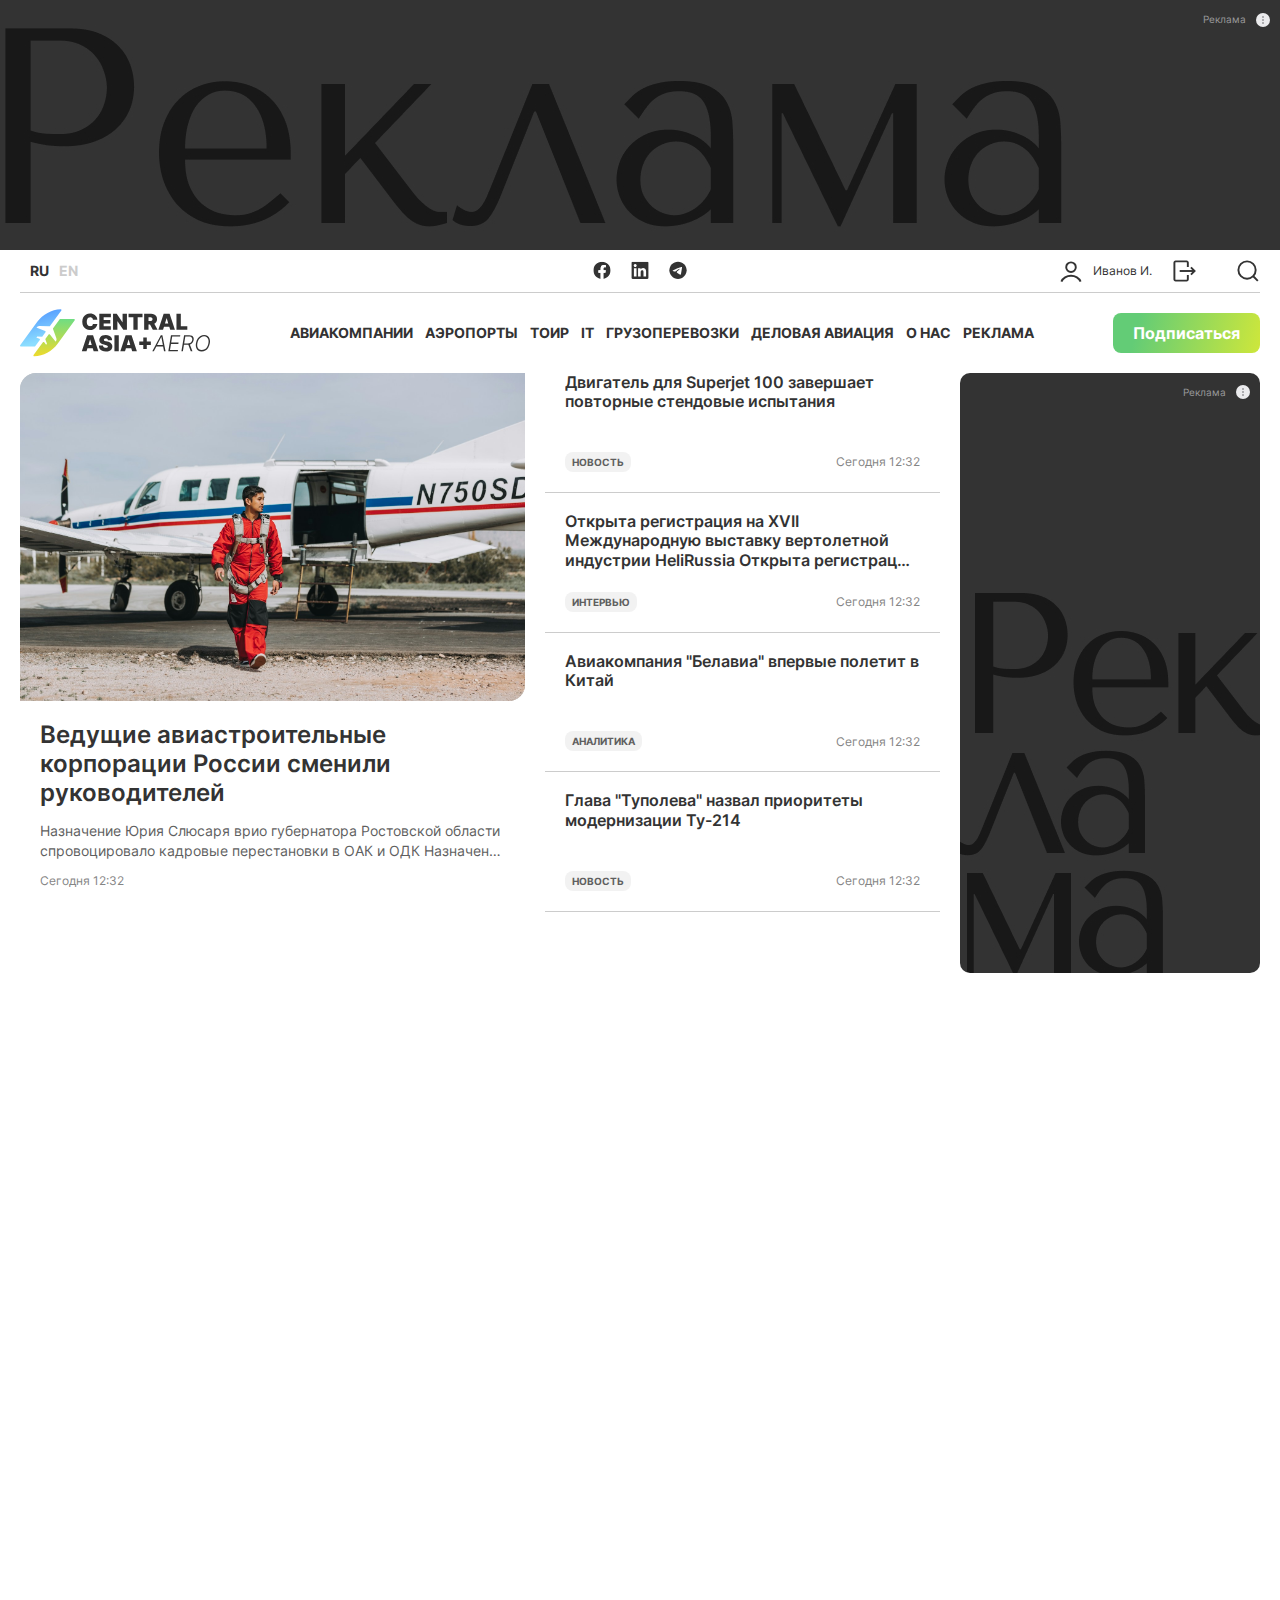
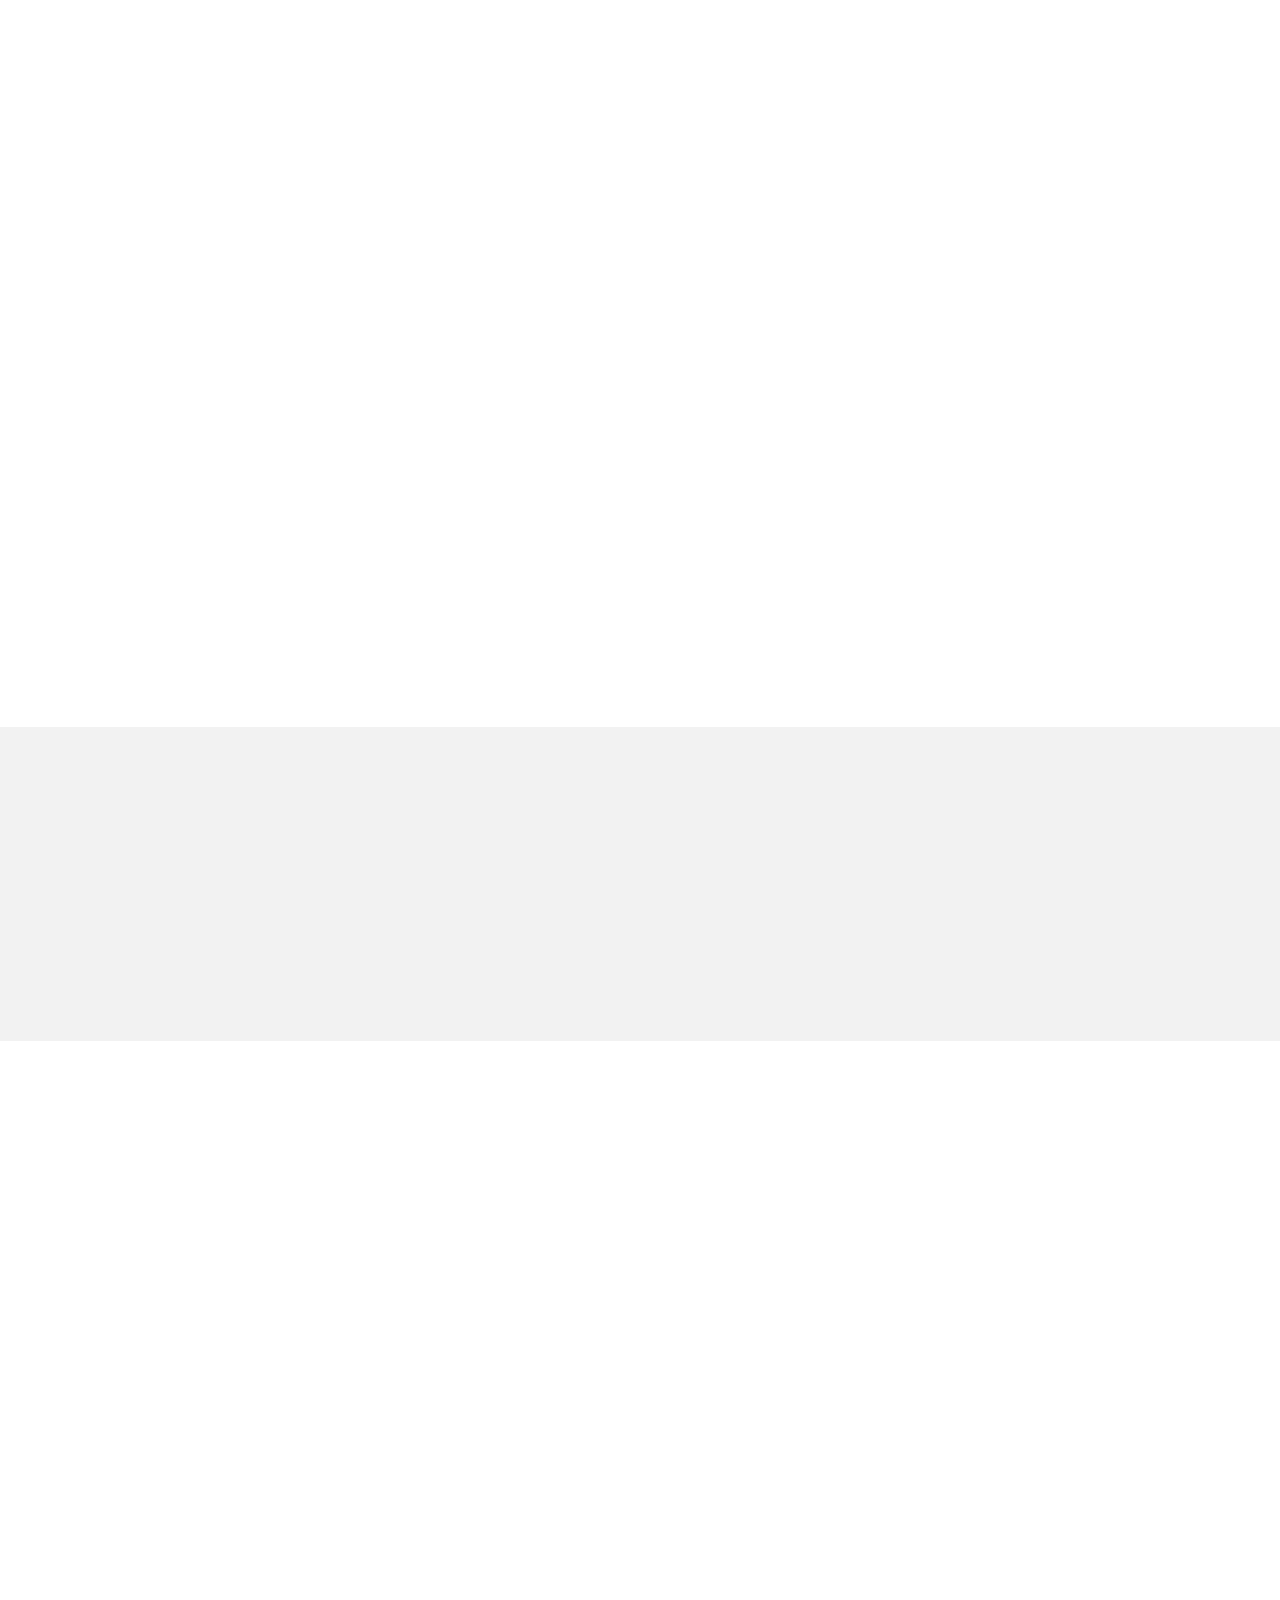
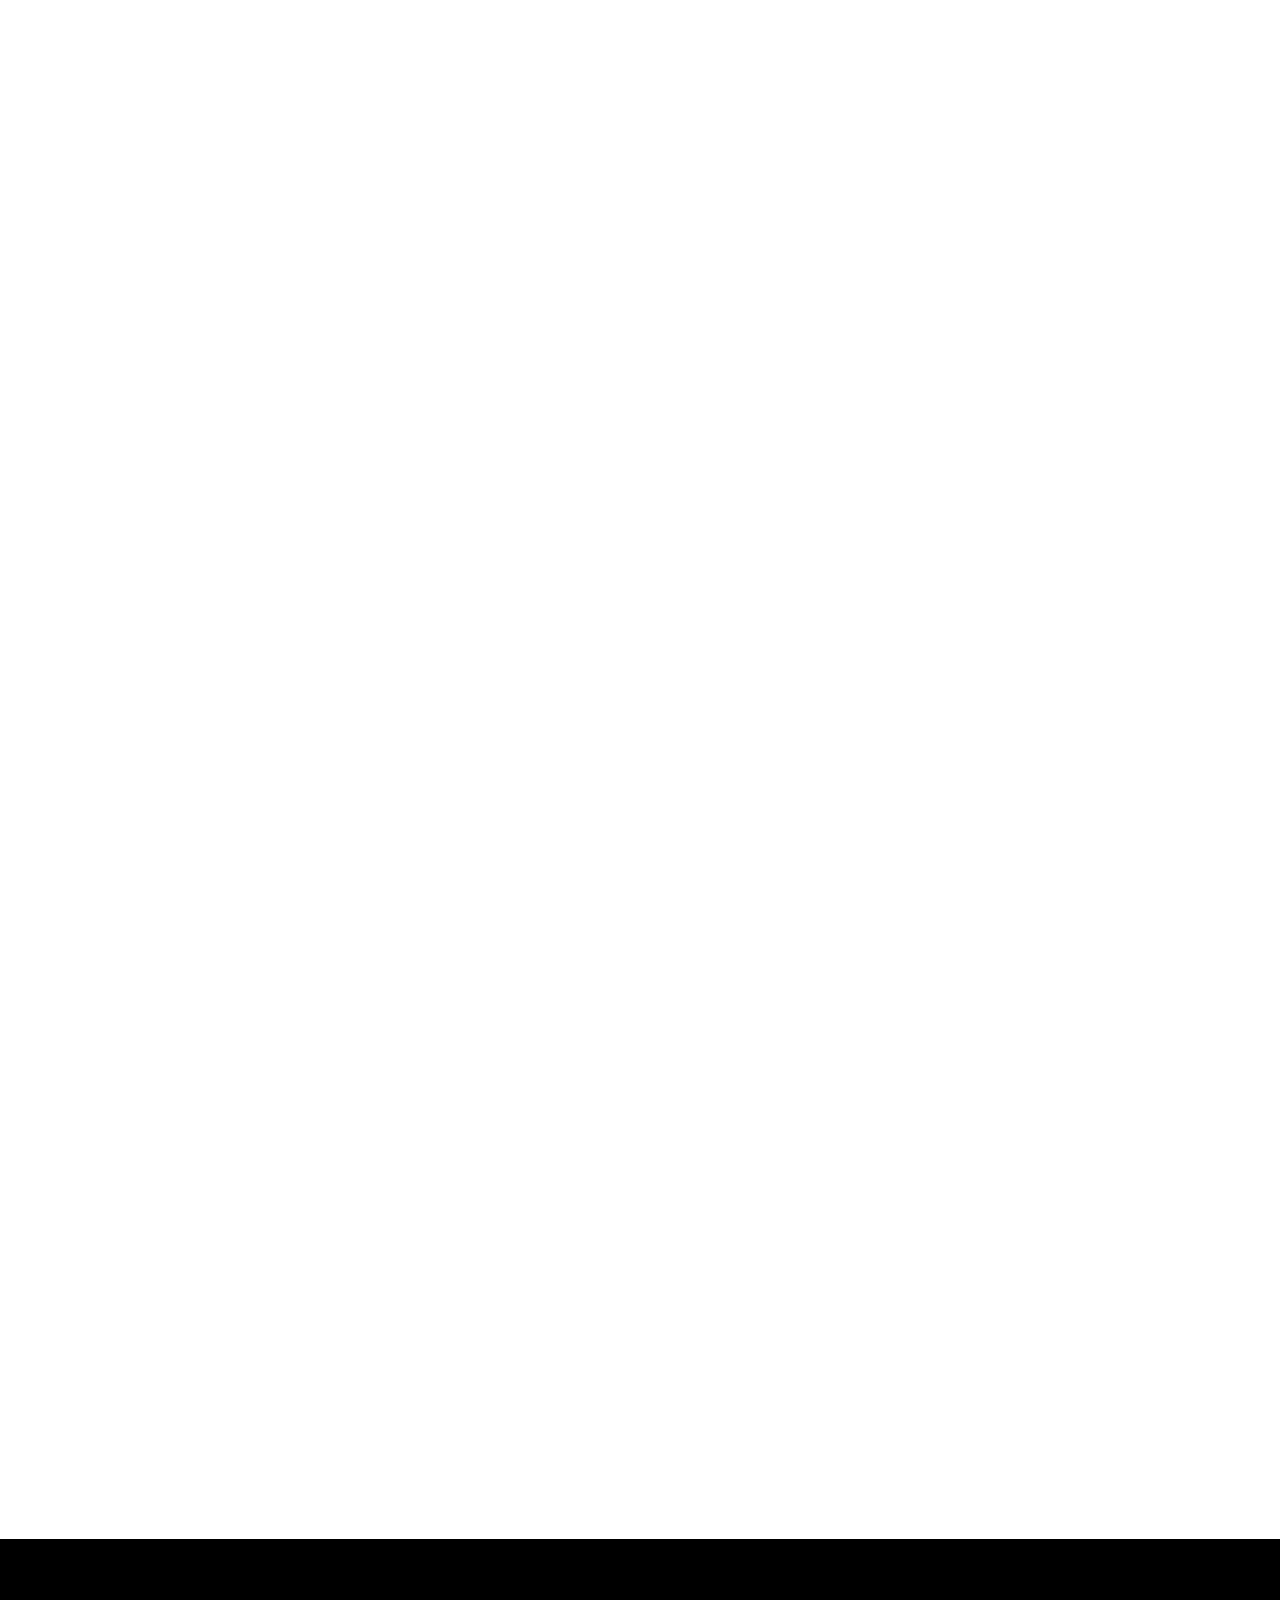
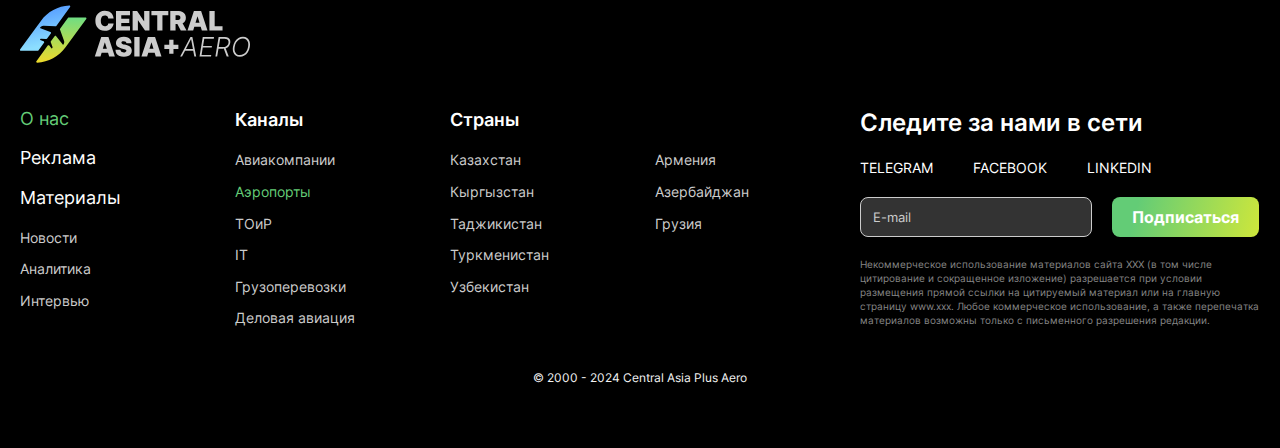
<file: index.html>
<!DOCTYPE html>
<html lang="ru">
    <head>
        <meta charset="UTF-8" />
        <meta http-equiv="X-UA-Compatible" content="IE=edge" />
        <meta
            name="viewport"
            content="width=device-width, initial-scale=1.0, maximum-scale=1"
        />
        <meta name="description" content="Centar Asia + Aero" />
        <meta name="keywords" content="" />
        <title>Centar Asia + Aero</title>

        <!-- favicons -->
        <link
            rel="icon"
            type="image/png"
            href="favicon/favicon-96x96.png"
            sizes="96x96"
        />
        <link rel="icon" type="image/svg+xml" href="favicons/favicon.svg" />
        <link rel="shortcut icon" href="favicons/favicon.ico" />
        <link
            rel="apple-touch-icon"
            sizes="180x180"
            href="favicons/apple-touch-icon.png"
        />
        <meta name="apple-mobile-web-app-title" content="CentralAsia+Aero" />
        <link rel="manifest" href="favicons/site.webmanifest" />

        <!-- шрифты -->
        <link
            rel="preload"
            href="fonts/Inter-Regular.woff2"
            as="font"
            type="font/woff2"
            crossorigin="anonymous"
        />
        <link
            rel="preload"
            href="fonts/Inter-Bold.woff2"
            as="font"
            type="font/woff2"
            crossorigin="anonymous"
        />
        <link
            rel="preload"
            href="fonts/Inter-SemiBold.woff2"
            as="font"
            type="font/woff2"
            crossorigin="anonymous"
        />
        <link rel="stylesheet" href="vendors/animate/aos.min.css" />
        <link rel="stylesheet" href="vendors/swiper/swiper-bundle.min.css" />
        <link rel="stylesheet" href="vendors/select2/select2.min.css" />
        <link
            rel="stylesheet"
            href="vendors/fancybox/jquery.fancybox.min.css"
        />
        <link rel="stylesheet" href="vendors/plyr/plyr.css" />
        <link rel="stylesheet" href="css/common.css?4" />
    </head>
    <body>
        <div class="plate_block_top">
            <div class="plate_block">
                <a href="#" class="plate_block_img">
                    <picture>
                        <source
                            media="(max-width: 576px)"
                            srcset="imgs/plate_img/plate_mobile.jpg"
                        />
                        <img src="imgs/plate_img/plate_top.jpg" alt="" />
                    </picture>
                </a>
                <div class="plate_block_label">
                    Реклама
                    <div class="plate_block_label_btn"></div>
                    <ul class="plate_block_label_dropdown">
                        <li>Erid: Djkdfkj234232</li>
                        <li>ИНН 12321234234</li>
                        <li>ООО “Ромашка”</li>
                    </ul>
                </div>
            </div>
        </div>
        <header class="header">
            <div class="container">
                <div class="top">
                    <div class="language">
                        <a href="#" class="item active">RU</a>
                        <a href="#" class="item">EN</a>
                    </div>
                    <div class="social_list">
                        <a href="#" class="item">
                            <svg class="fill_none w18">
                                <use
                                    xlink:href="imgs/sprite.symbol.svg#facebook"
                                ></use>
                            </svg>
                        </a>
                        <a href="#" class="item">
                            <svg class="fill_none w18">
                                <use
                                    xlink:href="imgs/sprite.symbol.svg#linkedin"
                                ></use>
                            </svg>
                        </a>
                        <a href="#" class="item">
                            <svg class="fill_none w18">
                                <use
                                    xlink:href="imgs/sprite.symbol.svg#telegram"
                                ></use>
                            </svg>
                        </a>
                    </div>
                    <div class="head_info">
                        <div class="login_block">
                            <a href="#" class="item">
                                <svg class="fill_none w24 stroke_black">
                                    <use
                                        xlink:href="imgs/sprite.symbol.svg#user"
                                    ></use>
                                </svg>
                                Иванов И.
                            </a>
                            <a href="#" class="item">
                                <svg class="fill_none w24 stroke_black">
                                    <use
                                        xlink:href="imgs/sprite.symbol.svg#entry"
                                    ></use>
                                </svg>
                            </a>
                        </div>
                        <a href="#" class="item search_btn">
                            <svg class="fill_none w24 stroke_black">
                                <use
                                    xlink:href="imgs/sprite.symbol.svg#search"
                                ></use>
                            </svg>
                        </a>
                    </div>
                </div>
                <div class="bottom">
                    <a href="/" class="logo">
                        <img src="imgs/logo.svg" alt="" />
                    </a>
                    <nav class="menu">
                        <ul>
                            <li>
                                <a href="#" class="item">Авиакомпании</a>
                            </li>
                            <li>
                                <a href="#" class="item">Аэропорты</a>
                            </li>
                            <li>
                                <a href="#" class="item">ТОиР </a>
                            </li>
                            <li>
                                <a href="#" class="item">IT</a>
                            </li>
                            <li>
                                <a href="#" class="item">Грузоперевозки</a>
                            </li>
                            <li>
                                <a href="#" class="item">Деловая авиация</a>
                            </li>
                            <li>
                                <a href="#" class="item">О нас</a>
                            </li>
                            <li>
                                <a href="#" class="item">Реклама</a>
                            </li>
                        </ul>
                    </nav>
                    <a href="#" class="btn">Подписаться</a>
                    <div class="menu_btn"><span></span></div>
                </div>
            </div>
        </header>
        <div class="mobile_menu">
            <div class="top">
                <a href="/" class="logo">
                    <img src="imgs/logo.svg" alt="" />
                </a>
                <a href="#" class="search_btn">
                    <svg class="fill_none w24 stroke_black">
                        <use xlink:href="imgs/sprite.symbol.svg#search"></use>
                    </svg>
                </a>
                <div class="menu_btn"><span></span></div>
            </div>
            <div class="center">
                <nav class="menu">
                    <ul>
                        <li>
                            <a href="#" class="item">Авиакомпании</a>
                        </li>
                        <li>
                            <a href="#" class="item">Аэропорты</a>
                        </li>
                        <li>
                            <a href="#" class="item">ТОиР </a>
                        </li>
                        <li>
                            <a href="#" class="item">IT</a>
                        </li>
                        <li>
                            <a href="#" class="item">Грузоперевозки</a>
                        </li>
                        <li>
                            <a href="#" class="item">Деловая авиация</a>
                        </li>
                        <li>
                            <a href="#" class="item">О нас</a>
                        </li>
                        <li>
                            <a href="#" class="item">Реклама</a>
                        </li>
                    </ul>
                </nav>
            </div>
            <div class="bottom">
                <div class="language">
                    <a href="#" class="item active">RU</a>
                    <a href="#" class="item">EN</a>
                </div>
                <div class="bottom_block">
                    <div class="login_block">
                        <a href="#" class="item">
                            <svg class="fill_none w24 stroke_black">
                                <use
                                    xlink:href="imgs/sprite.symbol.svg#user"
                                ></use>
                            </svg>
                            Иванов И.
                        </a>
                        <a href="#" class="item">
                            <svg class="fill_none w24 stroke_black">
                                <use
                                    xlink:href="imgs/sprite.symbol.svg#entry"
                                ></use>
                            </svg>
                        </a>
                    </div>
                    <div class="social_list">
                        <a href="#" class="item">
                            <svg class="fill_none w18">
                                <use
                                    xlink:href="imgs/sprite.symbol.svg#facebook"
                                ></use>
                            </svg>
                        </a>
                        <a href="#" class="item">
                            <svg class="fill_none w18">
                                <use
                                    xlink:href="imgs/sprite.symbol.svg#linkedin"
                                ></use>
                            </svg>
                        </a>
                        <a href="#" class="item">
                            <svg class="fill_none w18">
                                <use
                                    xlink:href="imgs/sprite.symbol.svg#telegram"
                                ></use>
                            </svg>
                        </a>
                    </div>
                </div>
            </div>
        </div>
        <main>
            <section class="section">
                <div class="container">
                    <div class="head_block">
                        <div class="head_block_item" data-aos="fade-up">
                            <!-- news_item используется так же в секции с новостями, меняется только заголовок, h4,h5,h6.
                             Если нужна одна новость то берется только .news_item, если нужен список, то берется вся стурктура, включая .news_list-->
                            <a href="#" class="news_item">
                                <div class="img">
                                    <img src="imgs/img_1.jpeg" alt="" />
                                </div>
                                <div class="info">
                                    <h4 class="title">
                                        Ведущие авиастроительные корпорации
                                        России сменили руководителей
                                    </h4>
                                    <div class="text">
                                        Назначение Юрия Слюсаря врио губернатора
                                        Ростовской области спровоцировало
                                        кадровые перестановки в ОАК и ОДК
                                        Назначение Юрия Слюсаря врио губернатора
                                        Ростовской области
                                    </div>
                                    <div class="date">Сегодня 12:32</div>
                                </div>
                            </a>
                        </div>
                        <div class="head_block_item" data-aos="fade-up">
                            <!-- materials_list так же можно использовать в секции "Новые материалы", разница только в обертках над .materials_list -->
                            <ul class="materials_list">
                                <li>
                                    <a href="#" class="item">
                                        <h6 class="title">
                                            Двигатель для Superjet 100 завершает
                                            повторные стендовые испытания
                                        </h6>
                                        <div class="bottom">
                                            <div class="label">Новость</div>
                                            <div class="date">
                                                Сегодня 12:32
                                            </div>
                                        </div>
                                    </a>
                                </li>
                                <li>
                                    <a href="#" class="item">
                                        <h6 class="title">
                                            Открыта регистрация на XVII
                                            Международную выставку вертолетной
                                            индустрии HeliRussia Открыта
                                            регистрация на XVII Международную
                                            выставку вертолетной индустрии
                                            HeliRussia
                                        </h6>
                                        <div class="bottom">
                                            <div class="label">Интервью</div>
                                            <div class="date">
                                                Сегодня 12:32
                                            </div>
                                        </div>
                                    </a>
                                </li>
                                <li>
                                    <a href="#" class="item">
                                        <h6 class="title">
                                            Авиакомпания "Белавиа" впервые
                                            полетит в Китай
                                        </h6>
                                        <div class="bottom">
                                            <div class="label">Аналитика</div>
                                            <div class="date">
                                                Сегодня 12:32
                                            </div>
                                        </div>
                                    </a>
                                </li>
                                <li>
                                    <a href="#" class="item">
                                        <h6 class="title">
                                            Глава "Туполева" назвал приоритеты
                                            модернизации Ту-214
                                        </h6>
                                        <div class="bottom">
                                            <div class="label">Новость</div>
                                            <div class="date">
                                                Сегодня 12:32
                                            </div>
                                        </div>
                                    </a>
                                </li>
                            </ul>
                        </div>
                        <div class="head_block_item" data-aos="fade-in">
                            <div class="plate_block plate_block_head">
                                <a href="#" class="plate_block_img">
                                    <picture>
                                        <source
                                            media="(max-width: 576px)"
                                            srcset="
                                                imgs/plate_img/plate_mobile.jpg
                                            "
                                        />
                                        <source
                                            media="(max-width: 768px)"
                                            srcset="
                                                imgs/plate_img/plate_long.jpg
                                            "
                                        />
                                        <img
                                            src="imgs/plate_img/plate_right.jpg"
                                            alt=""
                                        />
                                    </picture>
                                </a>
                                <div class="plate_block_label">
                                    Реклама
                                    <div class="plate_block_label_btn"></div>
                                    <ul class="plate_block_label_dropdown">
                                        <li>Erid: Djkdfkj234232</li>
                                        <li>ИНН 12321234234</li>
                                        <li>ООО “Ромашка”</li>
                                    </ul>
                                </div>
                            </div>
                        </div>
                    </div>
                </div>
            </section>
            <section class="section">
                <div class="container">
                    <div class="mailing_block" data-aos="zoom-in">
                        <img src="imgs/logo_white.svg" alt="" />
                        <div class="text h1">Подписка на&nbsp;рассылку</div>
                        <div class="btn btn_black">Подписаться</div>
                    </div>
                </div>
            </section>
            <section class="section">
                <div class="container">
                    <div class="materials_wrapper">
                        <div class="materials_col">
                            <div class="materials_item">
                                <div class="title_wrapper" data-aos="fade-up">
                                    <h4>Новые материалы</h4>
                                </div>
                                <ul class="materials_list" data-aos="fade-up">
                                    <li>
                                        <a href="#" class="item">
                                            <h6 class="title">
                                                Открыта регистрация на XVII
                                                Международную выставку
                                                вертолетной индустрии HeliRussia
                                            </h6>
                                            <div class="bottom">
                                                <div class="label">Новость</div>
                                                <div class="date">
                                                    27 Октября
                                                </div>
                                            </div>
                                        </a>
                                    </li>
                                    <li>
                                        <a href="#" class="item">
                                            <h6 class="title">
                                                Широкая панельная дискуссия
                                                "Сценарии эффективного
                                                применения БПЛА в региональных
                                                проектах" состоится на
                                                HeliRussia 2024
                                            </h6>
                                            <div class="bottom">
                                                <div class="label">Новость</div>
                                                <div class="date">
                                                    27 Октября
                                                </div>
                                            </div>
                                        </a>
                                    </li>
                                    <li>
                                        <a href="#" class="item">
                                            <h6 class="title">
                                                Круглый стол "Безопасность
                                                полетов и угрозы, связанные с
                                                совместным использованием
                                                воздушного пространства
                                                беспилотными и пилотируемыми ВС”
                                            </h6>
                                            <div class="bottom">
                                                <div class="label">Новость</div>
                                                <div class="date">
                                                    27 Октября
                                                </div>
                                            </div>
                                        </a>
                                    </li>
                                    <li>
                                        <a href="#" class="item">
                                            <h6 class="title">
                                                Светлана Родионова, Smartavia:
                                                Рынок воздушных перевозок
                                                вынужден постоянно
                                                подстраиваться под меняющиеся
                                                условия Рынок воздушных
                                                перевозок вынужден
                                            </h6>
                                            <div class="bottom">
                                                <div class="label">Новость</div>
                                                <div class="date">
                                                    27 Октября
                                                </div>
                                            </div>
                                        </a>
                                    </li>
                                    <li>
                                        <a href="#" class="item">
                                            <h6 class="title">
                                                Светлана Родионова, Smartavia:
                                                Рынок воздушных перевозок
                                                вынужден постоянно
                                                подстраиваться под меняющиеся
                                                условия Рынок воздушных
                                                перевозок вынужден
                                            </h6>
                                            <div class="bottom">
                                                <div class="label">Новость</div>
                                                <div class="date">
                                                    27 Октября
                                                </div>
                                            </div>
                                        </a>
                                    </li>
                                    <li>
                                        <a href="#" class="item">
                                            <h6 class="title">
                                                Светлана Родионова, Smartavia:
                                                Рынок воздушных перевозок
                                                вынужден постоянно
                                                подстраиваться под меняющиеся
                                                условия Рынок воздушных
                                                перевозок вынужден
                                            </h6>
                                            <div class="bottom">
                                                <div class="label">Новость</div>
                                                <div class="date">
                                                    27 Октября
                                                </div>
                                            </div>
                                        </a>
                                    </li>
                                </ul>
                                <div class="plate_block" data-aos="fade-in">
                                    <a href="#" class="plate_block_img">
                                        <picture>
                                            <source
                                                media="(max-width: 576px)"
                                                srcset="
                                                    imgs/plate_img/plate_mobile.jpg
                                                "
                                            />
                                            <img
                                                src="imgs/plate_img/plate_long.jpg"
                                                alt=""
                                            />
                                        </picture>
                                    </a>
                                    <div class="plate_block_label">
                                        Реклама
                                        <div
                                            class="plate_block_label_btn"
                                        ></div>
                                        <ul class="plate_block_label_dropdown">
                                            <li>Erid: Djkdfkj234232</li>
                                            <li>ИНН 12321234234</li>
                                            <li>ООО “Ромашка”</li>
                                        </ul>
                                    </div>
                                </div>
                            </div>
                        </div>
                        <div class="materials_col">
                            <div class="materials_item">
                                <div class="title_wrapper" data-aos="fade-up">
                                    <h4>Выбор редакции</h4>
                                    <a href="#" class="btn btn_arrow"
                                        >Все материалы
                                        <svg class="fill_none w24">
                                            <use
                                                xlink:href="imgs/sprite.symbol.svg#arrow_right"
                                            ></use>
                                        </svg>
                                    </a>
                                </div>
                                <ul
                                    class="materials_list_img"
                                    data-aos="fade-up"
                                >
                                    <li>
                                        <a href="#" class="item">
                                            <div class="img">
                                                <img
                                                    src="imgs/img_1.jpeg"
                                                    alt=""
                                                />
                                            </div>
                                            <div>
                                                <h6 class="title">
                                                    Ведущие авиастроительные
                                                    корпорации России сменили
                                                    руководителей
                                                </h6>
                                                <div class="text">
                                                    Назначение Юрия Слюсаря врио
                                                    губернатора Ростовской
                                                    области спровоцировало
                                                    кадровые перестановки в ОАК
                                                    и ОДК
                                                </div>
                                                <div class="label">
                                                    Интервью
                                                </div>
                                            </div>
                                        </a>
                                    </li>
                                    <li>
                                        <a href="#" class="item">
                                            <div class="img">
                                                <img
                                                    src="imgs/img_1.jpeg"
                                                    alt=""
                                                />
                                            </div>
                                            <div>
                                                <h6 class="title">
                                                    Двигатель-демонстратор ПД-35
                                                    подтвердил тягу в 35 тонн
                                                </h6>
                                                <div class="text">
                                                    Это делает его самым мощным
                                                    российским авиационным
                                                    двигателем
                                                </div>
                                                <div class="label">
                                                    Интервью
                                                </div>
                                            </div>
                                        </a>
                                    </li>
                                    <li>
                                        <a href="#" class="item">
                                            <div class="img">
                                                <img
                                                    src="imgs/img_1.jpeg"
                                                    alt=""
                                                />
                                            </div>
                                            <div>
                                                <h6 class="title">
                                                    Глава "Туполева" назвал
                                                    приоритеты модернизации
                                                    Ту-214
                                                </h6>
                                                <div class="text">
                                                    Инновационный
                                                    конструкторский центр
                                                    компании будет работать над
                                                    модернизацией шасси и
                                                    снижением веса самолета
                                                </div>
                                                <div class="label">
                                                    Интервью
                                                </div>
                                            </div>
                                        </a>
                                    </li>
                                    <li>
                                        <a href="#" class="item">
                                            <div class="img">
                                                <img
                                                    src="imgs/img_1.jpeg"
                                                    alt=""
                                                />
                                            </div>
                                            <div>
                                                <h6 class="title">
                                                    Ведущие авиастроительные
                                                    корпорации России сменили
                                                    руководителей
                                                </h6>
                                                <div class="text">
                                                    Назначение Юрия Слюсаря врио
                                                    губернатора Ростовской
                                                    области спровоцировало
                                                    кадровые перестановки в ОАК
                                                    и ОДК
                                                </div>
                                                <div class="label">
                                                    Интервью
                                                </div>
                                            </div>
                                        </a>
                                    </li>
                                    <li>
                                        <a href="#" class="item">
                                            <div class="img">
                                                <img
                                                    src="imgs/img_1.jpeg"
                                                    alt=""
                                                />
                                            </div>
                                            <div>
                                                <h6 class="title">
                                                    Ведущие авиастроительные
                                                    корпорации России сменили
                                                    руководителей
                                                </h6>
                                                <div class="text">
                                                    Назначение Юрия Слюсаря врио
                                                    губернатора Ростовской
                                                    области спровоцировало
                                                    кадровые перестановки в ОАК
                                                    и ОДК
                                                </div>
                                                <div class="label">
                                                    Интервью
                                                </div>
                                            </div>
                                        </a>
                                    </li>
                                </ul>
                                <div class="plate_block" data-aos="fade-in">
                                    <a href="#" class="plate_block_img">
                                        <picture>
                                            <source
                                                media="(max-width: 576px)"
                                                srcset="
                                                    imgs/plate_img/plate_mobile.jpg
                                                "
                                            />
                                            <img
                                                src="imgs/plate_img/plate_long.jpg"
                                                alt=""
                                            />
                                        </picture>
                                    </a>
                                    <div class="plate_block_label">
                                        Реклама
                                        <div
                                            class="plate_block_label_btn"
                                        ></div>
                                        <ul class="plate_block_label_dropdown">
                                            <li>Erid: Djkdfkj234232</li>
                                            <li>ИНН 12321234234</li>
                                            <li>ООО “Ромашка”</li>
                                        </ul>
                                    </div>
                                </div>
                            </div>
                        </div>
                    </div>
                </div>
            </section>
            <section class="section">
                <div class="cloud_section bg_img">
                    <div class="container">
                        <div class="cloud_block">
                            <!-- Нужно чтобы с сервера приходила цифра от 1 до 8 (8 стран насчитала) и по этим цифрам я прописала data-size
                              data-size="1" - это мальнький размер (самое малое кол-во статей)
                              data-size="8" - это большой размер (саме большое кол-во статей) -->
                            <a
                                href="#"
                                class="item active"
                                data-size="8"
                                data-aos="zoom-in"
                                >Казахстан</a
                            >
                            <a
                                href="#"
                                class="item"
                                data-size="7"
                                data-aos="zoom-in"
                                >Кыргызстан</a
                            >
                            <a
                                href="#"
                                class="item"
                                data-size="6"
                                data-aos="zoom-in"
                                >Таджикистан</a
                            >
                            <a
                                href="#"
                                class="item"
                                data-size="5"
                                data-aos="zoom-in"
                                >Туркменистан</a
                            >
                            <a
                                href="#"
                                class="item"
                                data-size="4"
                                data-aos="zoom-in"
                                >Узбекистан</a
                            >
                            <a
                                href="#"
                                class="item"
                                data-size="3"
                                data-aos="zoom-in"
                                >Азербайджан</a
                            >
                            <a
                                href="#"
                                class="item"
                                data-size="2"
                                data-aos="zoom-in"
                                >Армения</a
                            >
                            <a
                                href="#"
                                class="item"
                                data-size="1"
                                data-aos="zoom-in"
                                >Грузия</a
                            >
                        </div>
                    </div>
                </div>
            </section>
            <section class="section">
                <div class="container">
                    <div class="news_list">
                        <div class="col">
                            <a href="#" class="news_item" data-aos="fade-up">
                                <div class="label">Казахстан</div>
                                <div class="img">
                                    <img src="imgs/img_1.jpeg" alt="" />
                                </div>
                                <div class="info">
                                    <h5 class="title">
                                        Широкая панельная дискуссия "Сценарии
                                        эффективного применения БПЛА в
                                        региональных проектах" состоится на
                                        HeliRussia 2024
                                    </h5>
                                    <div class="date">27 Октября</div>
                                </div>
                            </a>
                        </div>
                        <div class="col">
                            <a href="#" class="news_item" data-aos="fade-up">
                                <div class="label">Казахстан</div>
                                <div class="img">
                                    <img src="imgs/img_1.jpeg" alt="" />
                                </div>
                                <div class="info">
                                    <h5 class="title">
                                        Двигатель для Superjet 100 завершает
                                        повторные стендовые испытания
                                    </h5>
                                    <div class="date">27 Октября</div>
                                </div>
                            </a>
                        </div>
                        <div class="col">
                            <a href="#" class="news_item" data-aos="fade-up">
                                <div class="label">Казахстан</div>
                                <div class="img">
                                    <img src="imgs/img_1.jpeg" alt="" />
                                </div>
                                <div class="info">
                                    <h5 class="title">
                                        Отсутствие заключений по множеству
                                        авиапроисшествий вызывает озабоченность
                                        у IATA
                                    </h5>
                                    <div class="date">27 Октября</div>
                                </div>
                            </a>
                        </div>
                        <div class="col">
                            <a href="#" class="news_item" data-aos="fade-up">
                                <div class="label">Казахстан</div>
                                <div class="img">
                                    <img src="imgs/img_1.jpeg" alt="" />
                                </div>
                                <div class="info">
                                    <h5 class="title">
                                        Из аэропорта Санкт-Петербурга
                                        запланированы полеты по 105 направлениям
                                        в зимнюю навигацию Из аэропорта
                                        Санкт-Петербурга запланированы полеты по
                                        105 направлениям в зимнюю навигацию
                                    </h5>
                                    <div class="date">27 Октября</div>
                                </div>
                            </a>
                        </div>
                    </div>
                    <div class="btn_wrapper" data-aos="fade-in">
                        <div class="btn">Показать еще</div>
                    </div>
                </div>
            </section>
            <section class="section events_section">
                <div class="container">
                    <div class="title_wrapper" data-aos="fade-up">
                        <h4>Мероприятия</h4>
                        <div class="arrows">
                            <div class="swiper-button-prev"></div>
                            <div class="swiper-button-next"></div>
                        </div>
                    </div>
                    <div class="swiper events_slider">
                        <div class="swiper-wrapper">
                            <div class="swiper-slide" data-aos="fade-left">
                                <a href="#" class="item">
                                    <div class="date">
                                        <span>24</span>
                                        Декабря
                                    </div>
                                    <div class="info">
                                        <h6 class="title">
                                            Открыта регистрация на XVII
                                            Международную выставку вертолетной
                                            индустрии HeliRussia
                                        </h6>
                                        <ul class="info_list">
                                            <li>
                                                <svg class="fill_none w18">
                                                    <use
                                                        xlink:href="imgs/sprite.symbol.svg#location"
                                                    ></use>
                                                </svg>
                                                Азербайджан
                                            </li>
                                            <li>
                                                <svg class="fill_none w18">
                                                    <use
                                                        xlink:href="imgs/sprite.symbol.svg#building"
                                                    ></use>
                                                </svg>
                                                Баку
                                            </li>
                                            <li>
                                                <svg class="fill_none w18">
                                                    <use
                                                        xlink:href="imgs/sprite.symbol.svg#date"
                                                    ></use>
                                                </svg>
                                                01.02.2025
                                            </li>
                                        </ul>
                                    </div>
                                </a>
                            </div>
                            <div class="swiper-slide" data-aos="fade-left">
                                <a href="#" class="item">
                                    <div class="date">
                                        <span>1</span>
                                        Января
                                    </div>
                                    <div class="info">
                                        <h6 class="title">
                                            Международный аэропорт Сургут
                                            впервые стал дипломантом
                                            Национальной авиационной премии
                                            «Крылья России»
                                        </h6>
                                        <ul class="info_list">
                                            <li>
                                                <svg class="fill_none w18">
                                                    <use
                                                        xlink:href="imgs/sprite.symbol.svg#location"
                                                    ></use>
                                                </svg>
                                                Азербайджан
                                            </li>
                                            <li>
                                                <svg class="fill_none w18">
                                                    <use
                                                        xlink:href="imgs/sprite.symbol.svg#building"
                                                    ></use>
                                                </svg>
                                                Баку
                                            </li>
                                            <li>
                                                <svg class="fill_none w18">
                                                    <use
                                                        xlink:href="imgs/sprite.symbol.svg#date"
                                                    ></use>
                                                </svg>
                                                01.02.2025
                                            </li>
                                        </ul>
                                    </div>
                                </a>
                            </div>
                            <div class="swiper-slide" data-aos="fade-left">
                                <a href="#" class="item">
                                    <div class="date">
                                        <span>14</span>
                                        Феарвля
                                    </div>
                                    <div class="info">
                                        <h6 class="title">
                                            Международный аэропорт Сургут
                                            впервые стал дипломантом
                                            Национальной авиационной премии
                                            «Крылья России»
                                        </h6>
                                        <ul class="info_list">
                                            <li>
                                                <svg class="fill_none w18">
                                                    <use
                                                        xlink:href="imgs/sprite.symbol.svg#location"
                                                    ></use>
                                                </svg>
                                                Азербайджан
                                            </li>
                                            <li>
                                                <svg class="fill_none w18">
                                                    <use
                                                        xlink:href="imgs/sprite.symbol.svg#building"
                                                    ></use>
                                                </svg>
                                                Баку
                                            </li>
                                            <li>
                                                <svg class="fill_none w18">
                                                    <use
                                                        xlink:href="imgs/sprite.symbol.svg#date"
                                                    ></use>
                                                </svg>
                                                01.02.2025
                                            </li>
                                        </ul>
                                    </div>
                                </a>
                            </div>
                            <div class="swiper-slide" data-aos="fade-left">
                                <a href="#" class="item">
                                    <div class="date">
                                        <span>2</span>
                                        Март
                                    </div>
                                    <div class="info">
                                        <h6 class="title">
                                            Международный аэропорт Сургут
                                            впервые стал дипломантом
                                            Национальной авиационной премии
                                            «Крылья России»
                                        </h6>
                                        <ul class="info_list">
                                            <li>
                                                <svg class="fill_none w18">
                                                    <use
                                                        xlink:href="imgs/sprite.symbol.svg#location"
                                                    ></use>
                                                </svg>
                                                Азербайджан
                                            </li>
                                            <li>
                                                <svg class="fill_none w18">
                                                    <use
                                                        xlink:href="imgs/sprite.symbol.svg#building"
                                                    ></use>
                                                </svg>
                                                Баку
                                            </li>
                                            <li>
                                                <svg class="fill_none w18">
                                                    <use
                                                        xlink:href="imgs/sprite.symbol.svg#date"
                                                    ></use>
                                                </svg>
                                                01.02.2025
                                            </li>
                                        </ul>
                                    </div>
                                </a>
                            </div>
                            <div class="swiper-slide" data-aos="fade-left">
                                <a href="#" class="item">
                                    <div class="date">
                                        <span>24</span>
                                        Апрель
                                    </div>
                                    <div class="info">
                                        <h6 class="title">
                                            Открыта регистрация на XVII
                                            Международную выставку вертолетной
                                            индустрии HeliRussia
                                        </h6>
                                        <ul class="info_list">
                                            <li>
                                                <svg class="fill_none w18">
                                                    <use
                                                        xlink:href="imgs/sprite.symbol.svg#location"
                                                    ></use>
                                                </svg>
                                                Азербайджан
                                            </li>
                                            <li>
                                                <svg class="fill_none w18">
                                                    <use
                                                        xlink:href="imgs/sprite.symbol.svg#building"
                                                    ></use>
                                                </svg>
                                                Баку
                                            </li>
                                            <li>
                                                <svg class="fill_none w18">
                                                    <use
                                                        xlink:href="imgs/sprite.symbol.svg#date"
                                                    ></use>
                                                </svg>
                                                01.02.2025
                                            </li>
                                        </ul>
                                    </div>
                                </a>
                            </div>
                            <div class="swiper-slide" data-aos="fade-left">
                                <a href="#" class="item">
                                    <div class="date">
                                        <span>28</span>
                                        Май
                                    </div>
                                    <div class="info">
                                        <h6 class="title">
                                            Международный аэропорт Сургут
                                            впервые стал дипломантом
                                            Национальной авиационной премии
                                            «Крылья России»
                                        </h6>
                                        <ul class="info_list">
                                            <li>
                                                <svg class="fill_none w18">
                                                    <use
                                                        xlink:href="imgs/sprite.symbol.svg#location"
                                                    ></use>
                                                </svg>
                                                Азербайджан
                                            </li>
                                            <li>
                                                <svg class="fill_none w18">
                                                    <use
                                                        xlink:href="imgs/sprite.symbol.svg#building"
                                                    ></use>
                                                </svg>
                                                Баку
                                            </li>
                                            <li>
                                                <svg class="fill_none w18">
                                                    <use
                                                        xlink:href="imgs/sprite.symbol.svg#date"
                                                    ></use>
                                                </svg>
                                                01.02.2025
                                            </li>
                                        </ul>
                                    </div>
                                </a>
                            </div>
                            <div class="swiper-slide" data-aos="fade-left">
                                <a href="#" class="item">
                                    <div class="date">
                                        <span>1</span>
                                        Июня
                                    </div>
                                    <div class="info">
                                        <h6 class="title">
                                            Международный аэропорт Сургут
                                            впервые стал дипломантом
                                            Национальной авиационной премии
                                            «Крылья России»
                                        </h6>
                                        <ul class="info_list">
                                            <li>
                                                <svg class="fill_none w18">
                                                    <use
                                                        xlink:href="imgs/sprite.symbol.svg#location"
                                                    ></use>
                                                </svg>
                                                Азербайджан
                                            </li>
                                            <li>
                                                <svg class="fill_none w18">
                                                    <use
                                                        xlink:href="imgs/sprite.symbol.svg#building"
                                                    ></use>
                                                </svg>
                                                Баку
                                            </li>
                                            <li>
                                                <svg class="fill_none w18">
                                                    <use
                                                        xlink:href="imgs/sprite.symbol.svg#date"
                                                    ></use>
                                                </svg>
                                                01.02.2025
                                            </li>
                                        </ul>
                                    </div>
                                </a>
                            </div>
                            <div class="swiper-slide" data-aos="fade-left">
                                <a href="#" class="item">
                                    <div class="date">
                                        <span>24</span>
                                        Июля
                                    </div>
                                    <div class="info">
                                        <h6 class="title">
                                            Международный аэропорт Сургут
                                            впервые стал дипломантом
                                            Национальной авиационной премии
                                            «Крылья России»
                                        </h6>
                                        <ul class="info_list">
                                            <li>
                                                <svg class="fill_none w18">
                                                    <use
                                                        xlink:href="imgs/sprite.symbol.svg#location"
                                                    ></use>
                                                </svg>
                                                Азербайджан
                                            </li>
                                            <li>
                                                <svg class="fill_none w18">
                                                    <use
                                                        xlink:href="imgs/sprite.symbol.svg#building"
                                                    ></use>
                                                </svg>
                                                Баку
                                            </li>
                                            <li>
                                                <svg class="fill_none w18">
                                                    <use
                                                        xlink:href="imgs/sprite.symbol.svg#date"
                                                    ></use>
                                                </svg>
                                                01.02.2025
                                            </li>
                                        </ul>
                                    </div>
                                </a>
                            </div>
                        </div>
                        <div class="swiper-pagination"></div>
                    </div>
                </div>
            </section>
            <section class="section">
                <div class="container">
                    <div class="title_wrapper" data-aos="fade-up">
                        <h4>Популярные материалы</h4>
                        <a href="#" class="btn btn_arrow">
                            Все материалы
                            <svg class="fill_none w24">
                                <use
                                    xlink:href="imgs/sprite.symbol.svg#arrow_right"
                                ></use>
                            </svg>
                        </a>
                    </div>
                    <div class="swiper popular_slider">
                        <div class="swiper-wrapper">
                            <div class="swiper-slide" data-aos="fade-up">
                                <a href="#" class="news_item">
                                    <div class="label">Интервью</div>
                                    <div class="img">
                                        <img src="imgs/img_1.jpeg" alt="" />
                                    </div>
                                    <div class="info">
                                        <h6 class="title">
                                            Открыта регистрация на XVII
                                            Международную выставку вертолетной
                                            индустрии HeliRussia
                                        </h6>
                                        <div class="date">27 Октября</div>
                                    </div>
                                </a>
                            </div>
                            <div class="swiper-slide" data-aos="fade-up">
                                <a href="#" class="news_item">
                                    <div class="label">Интервью</div>
                                    <div class="img">
                                        <img src="imgs/img_1.jpeg" alt="" />
                                    </div>
                                    <div class="info">
                                        <h6 class="title">
                                            Открыта регистрация на XVII
                                            Международную выставку вертолетной
                                            индустрии HeliRussia
                                        </h6>
                                        <div class="date">27 Октября</div>
                                    </div>
                                </a>
                            </div>
                            <div class="swiper-slide" data-aos="fade-up">
                                <a href="#" class="news_item">
                                    <div class="label">Интервью</div>
                                    <div class="img">
                                        <img src="imgs/img_1.jpeg" alt="" />
                                    </div>
                                    <div class="info">
                                        <h6 class="title">
                                            Открыта регистрация на XVII
                                            Международную выставку вертолетной
                                            индустрии HeliRussia
                                        </h6>
                                        <div class="date">27 Октября</div>
                                    </div>
                                </a>
                            </div>
                            <div class="swiper-slide" data-aos="fade-up">
                                <a href="#" class="news_item">
                                    <div class="label">Интервью</div>
                                    <div class="img">
                                        <img src="imgs/img_1.jpeg" alt="" />
                                    </div>
                                    <div class="info">
                                        <h6 class="title">
                                            Открыта регистрация на XVII
                                            Международную выставку вертолетной
                                            индустрии HeliRussia
                                        </h6>
                                        <div class="date">27 Октября</div>
                                    </div>
                                </a>
                            </div>
                        </div>
                        <div class="swiper-pagination"></div>
                    </div>
                </div>
            </section>
        </main>
        <footer class="footer">
            <div class="container">
                <div class="footer_row">
                    <div class="footer_col">
                        <div class="logo">
                            <img src="imgs/logo_footer.svg" alt="" />
                        </div>
                    </div>
                    <div class="footer_col">
                        <div class="footer_menu">
                            <div class="footer_menu_col">
                                <div class="footer_menu_item">
                                    <ul class="footer_list">
                                        <li>
                                            <a
                                                href="#"
                                                class="footer_item_big"
                                                style="color: #64cc77"
                                                >О нас</a
                                            >
                                        </li>
                                        <li>
                                            <a href="#" class="footer_item_big"
                                                >Реклама</a
                                            >
                                        </li>
                                        <li>
                                            <a
                                                href="#"
                                                class="footer_item_big dropdown_btn"
                                                >Материалы</a
                                            >
                                            <ul class="dropdown_block">
                                                <li><a href="#">Новости</a></li>
                                                <li>
                                                    <a href="#">Аналитика</a>
                                                </li>
                                                <li>
                                                    <a href="#">Интервью</a>
                                                </li>
                                            </ul>
                                        </li>
                                    </ul>
                                </div>
                            </div>
                            <div class="footer_menu_col">
                                <div class="footer_menu_item">
                                    <h6 class="dropdown_btn">Каналы</h6>
                                    <ul class="footer_list dropdown_block">
                                        <li><a href="#">Авиакомпании</a></li>
                                        <li>
                                            <a href="#" style="color: #64cc77"
                                                >Аэропорты</a
                                            >
                                        </li>
                                        <li><a href="#">ТОиР</a></li>
                                        <li><a href="#">IT</a></li>
                                        <li><a href="#">Грузоперевозки</a></li>
                                        <li><a href="#">Деловая авиация</a></li>
                                    </ul>
                                </div>
                            </div>
                            <div class="footer_menu_col -countries_last">
                                <div class="footer_menu_item">
                                    <h6 class="dropdown_btn">Страны</h6>
                                    <!-- тут страны дублирутся в двух блоках, в оном выводятся все страны, в другом они деляться на две шруппы. первый блок нужен на мобилке -->
                                    <ul class="footer_list dropdown_block">
                                        <li><a href="#">Казахстан</a></li>
                                        <li><a href="#">Кыргызстан</a></li>
                                        <li><a href="#">Таджикистан</a></li>
                                        <li><a href="#">Туркменистан</a></li>
                                        <li><a href="#">Узбекистан</a></li>
                                        <li><a href="#">Азербайджан</a></li>
                                        <li><a href="#">Армения</a></li>
                                        <li><a href="#">Грузия</a></li>
                                    </ul>
                                    <div class="footer_list_wrapper">
                                        <ul class="footer_list">
                                            <li><a href="#">Казахстан</a></li>
                                            <li><a href="#">Кыргызстан</a></li>
                                            <li><a href="#">Таджикистан</a></li>
                                            <li>
                                                <a href="#">Туркменистан</a>
                                            </li>
                                            <li><a href="#">Узбекистан</a></li>
                                        </ul>
                                        <ul class="footer_list">
                                            <li><a href="#">Армения</a></li>
                                            <li><a href="#">Азербайджан</a></li>
                                            <li><a href="#">Грузия</a></li>
                                        </ul>
                                    </div>
                                </div>
                            </div>
                        </div>
                        <div class="contacts_block">
                            <h4 class="title">Следите за нами в сети</h4>
                            <div class="social_list_text">
                                <a href="#" class="item"> Telegram </a>
                                <a href="#" class="item"> Facebook </a>
                                <a href="#" class="item"> LinkedIn </a>
                            </div>
                            <form action="#" class="form">
                                <div class="row">
                                    <div class="col">
                                        <label class="form_input_group">
                                            <input
                                                type="email"
                                                name="email"
                                                placeholder="E-mail"
                                                class="form_input"
                                            />
                                        </label>
                                    </div>
                                    <div class="col">
                                        <button class="btn">Подписаться</button>
                                    </div>
                                </div>
                            </form>
                            <div class="form_text">
                                Некоммерческое использование материалов сайта
                                ХХХ (в том числе цитирование и сокращенное
                                изложение) разрешается при условии размещения
                                прямой ссылки на цитируемый материал или на
                                главную страницу www.ххх. Любое коммерческое
                                использование, а также перепечатка материалов
                                возможны только с письменного разрешения
                                редакции.
                            </div>
                        </div>
                    </div>
                    <div class="footer_col">
                        <div class="copyright text-center">
                            © 2000 - 2024 Central Asia Plus Aero
                        </div>
                    </div>
                </div>
            </div>
        </footer>
        <script src="vendors/jquery/jquery-3.5.1.min.js"></script>
        <script src="vendors/animate/aos.min.js"></script>
        <script src="vendors/select2/select2.full.min.js"></script>
        <script src="vendors/easepick/easepick.umd.min.js"></script>
        <script src="vendors/swiper/swiper-bundle.min.js"></script>
        <script src="vendors/fancybox/jquery.fancybox.min.js"></script>
        <script src="vendors/plyr/plyr.polyfilled.js"></script>
        <script src="js/common.js?3"></script>
    </body>
</html>
</file>
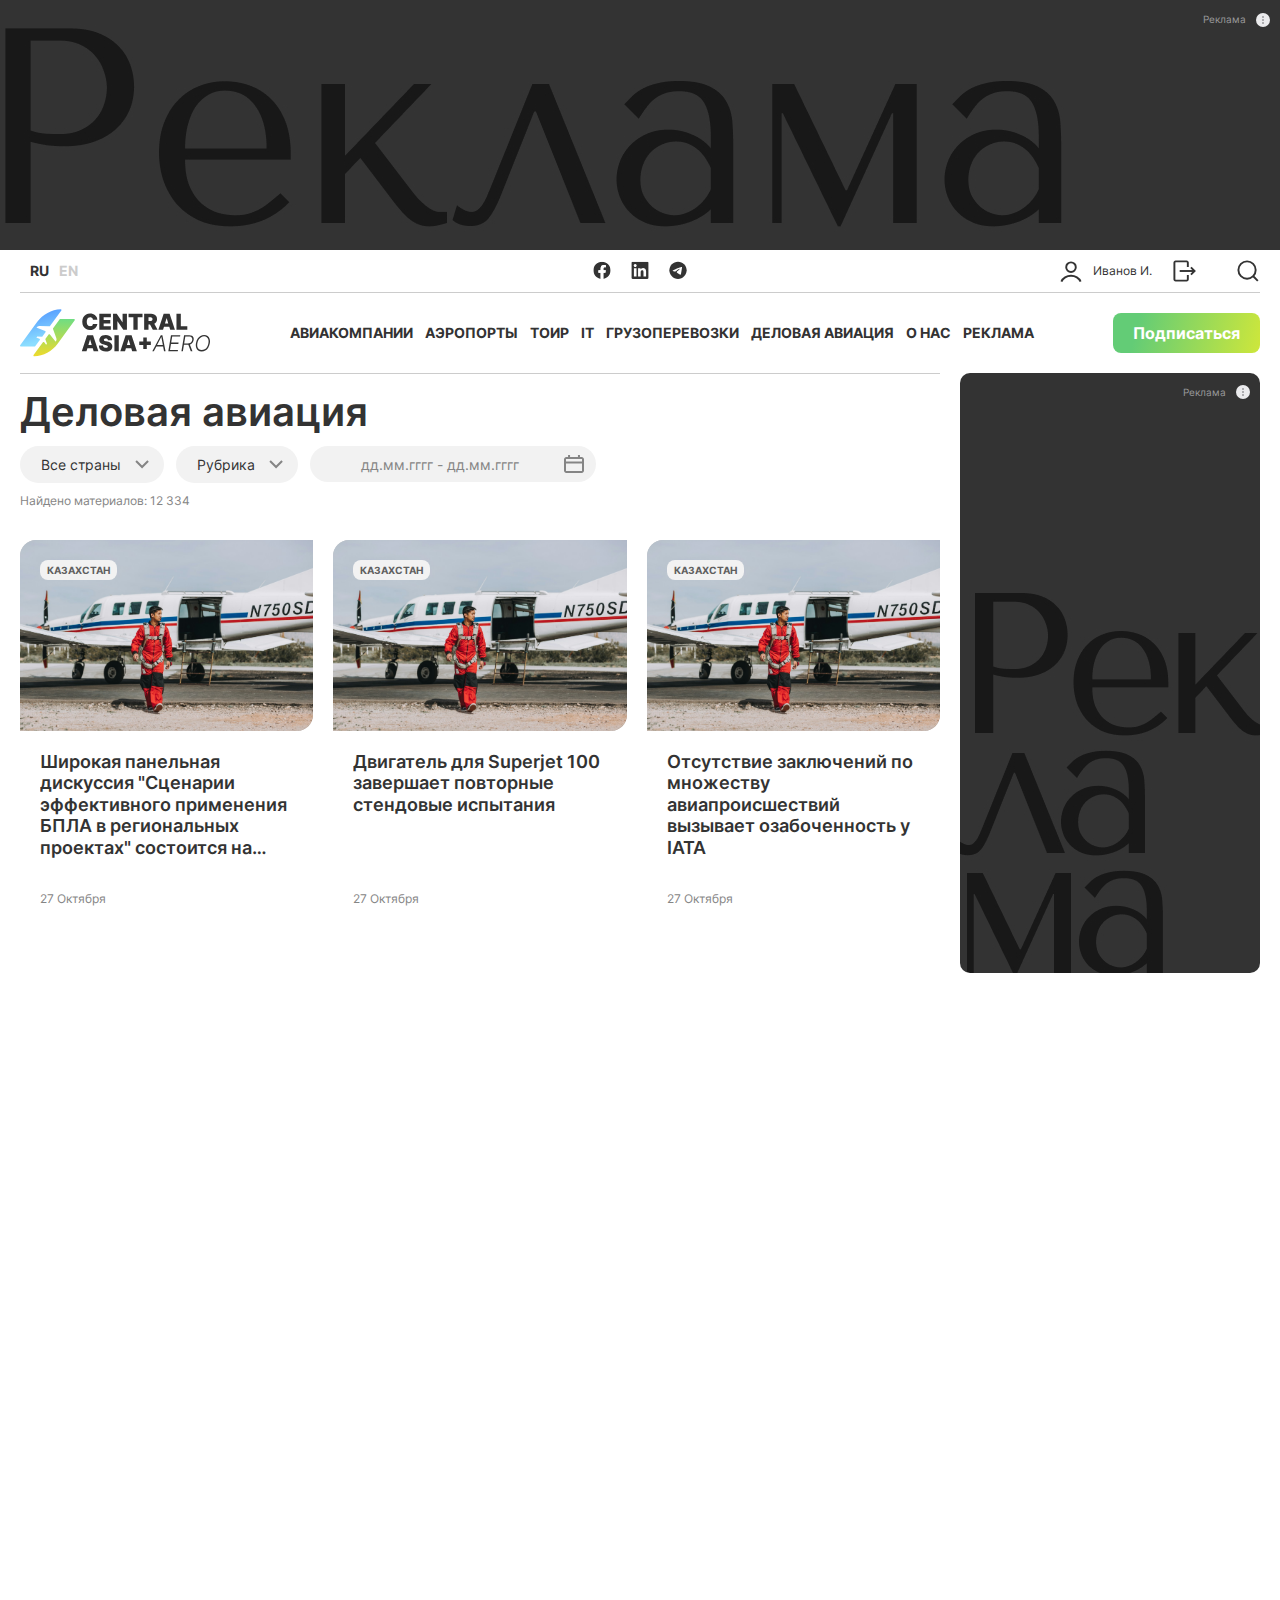
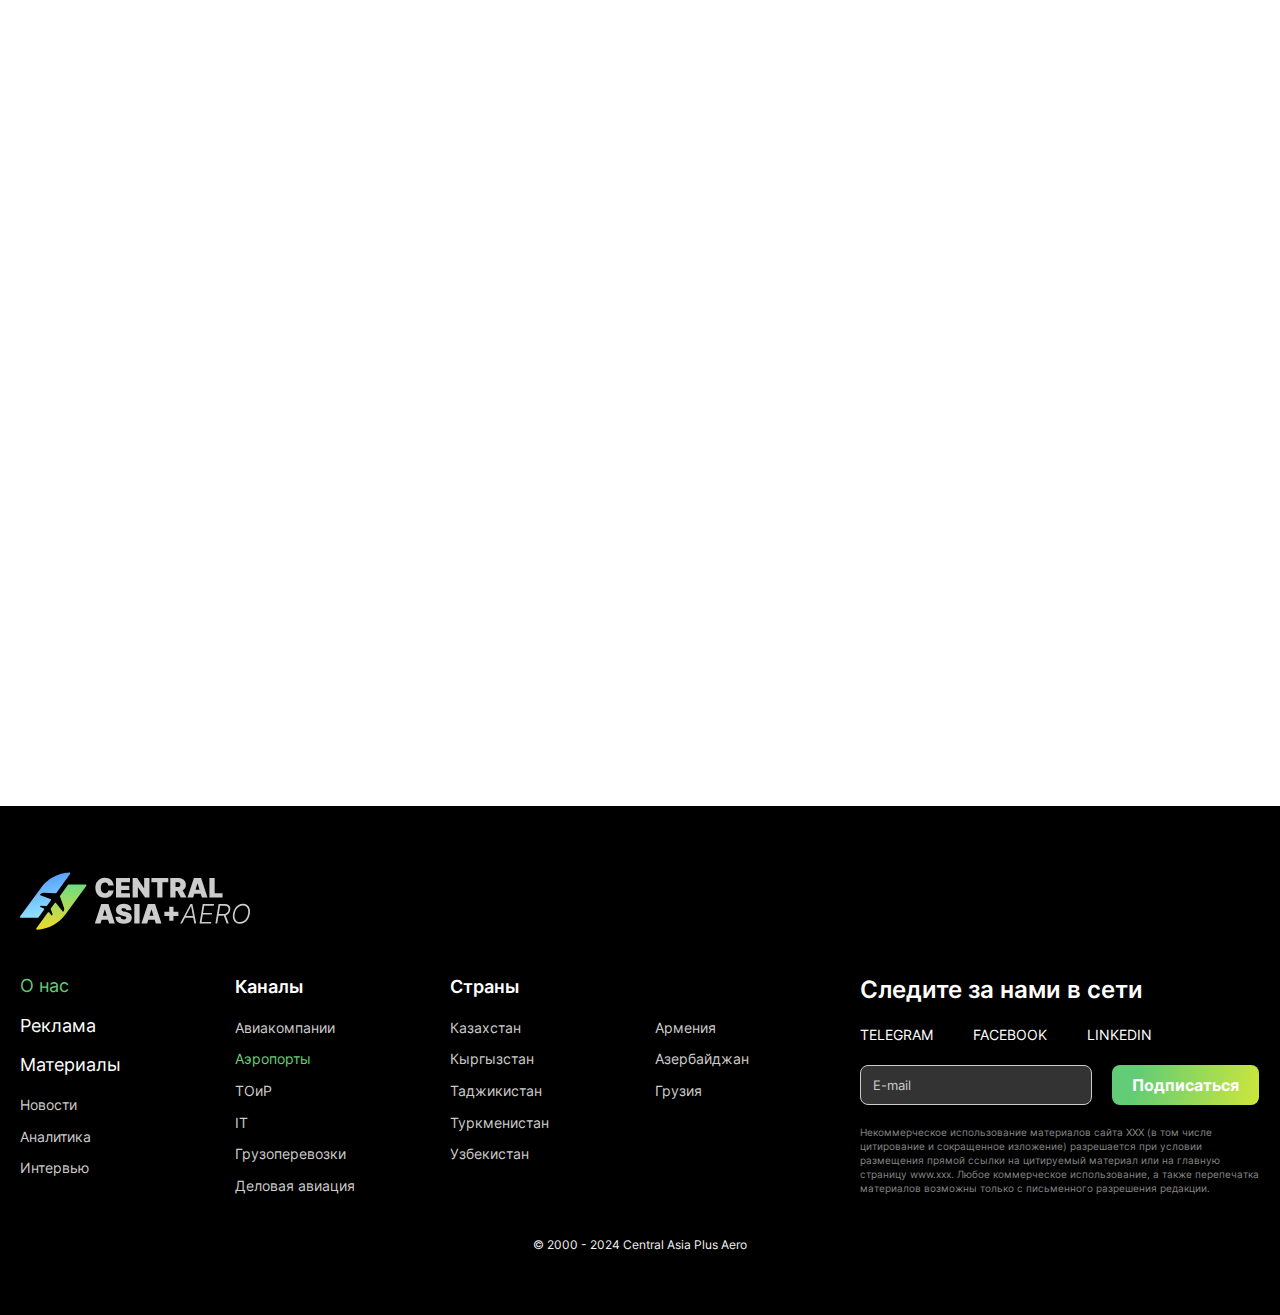
<file: category.html>
<!DOCTYPE html>
<html lang="ru">
    <head>
        <meta charset="UTF-8" />
        <meta http-equiv="X-UA-Compatible" content="IE=edge" />
        <meta
            name="viewport"
            content="width=device-width, initial-scale=1.0, maximum-scale=1"
        />
        <meta name="description" content="Centar Asia + Aero" />
        <meta name="keywords" content="" />
        <title>Centar Asia + Aero</title>

        <!-- favicons -->
        <link
            rel="icon"
            type="image/png"
            href="favicon/favicon-96x96.png"
            sizes="96x96"
        />
        <link rel="icon" type="image/svg+xml" href="favicons/favicon.svg" />
        <link rel="shortcut icon" href="favicons/favicon.ico" />
        <link
            rel="apple-touch-icon"
            sizes="180x180"
            href="favicons/apple-touch-icon.png"
        />
        <meta name="apple-mobile-web-app-title" content="CentralAsia+Aero" />
        <link rel="manifest" href="favicons/site.webmanifest" />

        <!-- шрифты -->
        <link
            rel="preload"
            href="fonts/Inter-Regular.woff2"
            as="font"
            type="font/woff2"
            crossorigin="anonymous"
        />
        <link
            rel="preload"
            href="fonts/Inter-Bold.woff2"
            as="font"
            type="font/woff2"
            crossorigin="anonymous"
        />
        <link
            rel="preload"
            href="fonts/Inter-SemiBold.woff2"
            as="font"
            type="font/woff2"
            crossorigin="anonymous"
        />
        <link rel="stylesheet" href="vendors/animate/aos.min.css" />
        <link rel="stylesheet" href="vendors/swiper/swiper-bundle.min.css" />
        <link rel="stylesheet" href="vendors/select2/select2.min.css" />
        <link
            rel="stylesheet"
            href="vendors/fancybox/jquery.fancybox.min.css"
        />
        <link rel="stylesheet" href="vendors/plyr/plyr.css" />
        <link rel="stylesheet" href="css/common.css?4" />
    </head>
    <body>
        <div class="plate_block_top">
            <div class="plate_block">
                <a href="#" class="plate_block_img">
                    <picture>
                        <source
                            media="(max-width: 576px)"
                            srcset="imgs/plate_img/plate_mobile.jpg"
                        />
                        <img src="imgs/plate_img/plate_top.jpg" alt="" />
                    </picture>
                </a>
                <div class="plate_block_label">
                    Реклама
                    <div class="plate_block_label_btn"></div>
                    <ul class="plate_block_label_dropdown">
                        <li>Erid: Djkdfkj234232</li>
                        <li>ИНН 12321234234</li>
                        <li>ООО “Ромашка”</li>
                    </ul>
                </div>
            </div>
        </div>
        <header class="header">
            <div class="container">
                <div class="top">
                    <div class="language">
                        <a href="#" class="item active">RU</a>
                        <a href="#" class="item">EN</a>
                    </div>
                    <div class="social_list">
                        <a href="#" class="item">
                            <svg class="fill_none w18">
                                <use
                                    xlink:href="imgs/sprite.symbol.svg#facebook"
                                ></use>
                            </svg>
                        </a>
                        <a href="#" class="item">
                            <svg class="fill_none w18">
                                <use
                                    xlink:href="imgs/sprite.symbol.svg#linkedin"
                                ></use>
                            </svg>
                        </a>
                        <a href="#" class="item">
                            <svg class="fill_none w18">
                                <use
                                    xlink:href="imgs/sprite.symbol.svg#telegram"
                                ></use>
                            </svg>
                        </a>
                    </div>
                    <div class="head_info">
                        <div class="login_block">
                            <a href="#" class="item">
                                <svg class="fill_none w24 stroke_black">
                                    <use
                                        xlink:href="imgs/sprite.symbol.svg#user"
                                    ></use>
                                </svg>
                                Иванов И.
                            </a>
                            <a href="#" class="item">
                                <svg class="fill_none w24 stroke_black">
                                    <use
                                        xlink:href="imgs/sprite.symbol.svg#entry"
                                    ></use>
                                </svg>
                            </a>
                        </div>
                        <a href="#" class="item search_btn">
                            <svg class="fill_none w24 stroke_black">
                                <use
                                    xlink:href="imgs/sprite.symbol.svg#search"
                                ></use>
                            </svg>
                        </a>
                    </div>
                </div>
                <div class="bottom">
                    <a href="/" class="logo">
                        <img src="imgs/logo.svg" alt="" />
                    </a>
                    <nav class="menu">
                        <ul>
                            <li>
                                <a href="#" class="item">Авиакомпании</a>
                            </li>
                            <li>
                                <a href="#" class="item">Аэропорты</a>
                            </li>
                            <li>
                                <a href="#" class="item">ТОиР </a>
                            </li>
                            <li>
                                <a href="#" class="item">IT</a>
                            </li>
                            <li>
                                <a href="#" class="item">Грузоперевозки</a>
                            </li>
                            <li>
                                <a href="#" class="item">Деловая авиация</a>
                            </li>
                            <li>
                                <a href="#" class="item">О нас</a>
                            </li>
                            <li>
                                <a href="#" class="item">Реклама</a>
                            </li>
                        </ul>
                    </nav>
                    <a href="#" class="btn">Подписаться</a>
                    <div class="menu_btn"><span></span></div>
                </div>
            </div>
        </header>
        <div class="mobile_menu">
            <div class="top">
                <a href="/" class="logo">
                    <img src="imgs/logo.svg" alt="" />
                </a>
                <a href="#" class="search_btn">
                    <svg class="fill_none w24 stroke_black">
                        <use xlink:href="imgs/sprite.symbol.svg#search"></use>
                    </svg>
                </a>
                <div class="menu_btn"><span></span></div>
            </div>
            <div class="center">
                <nav class="menu">
                    <ul>
                        <li>
                            <a href="#" class="item">Авиакомпании</a>
                        </li>
                        <li>
                            <a href="#" class="item">Аэропорты</a>
                        </li>
                        <li>
                            <a href="#" class="item">ТОиР </a>
                        </li>
                        <li>
                            <a href="#" class="item">IT</a>
                        </li>
                        <li>
                            <a href="#" class="item">Грузоперевозки</a>
                        </li>
                        <li>
                            <a href="#" class="item">Деловая авиация</a>
                        </li>
                        <li>
                            <a href="#" class="item">О нас</a>
                        </li>
                        <li>
                            <a href="#" class="item">Реклама</a>
                        </li>
                    </ul>
                </nav>
            </div>
            <div class="bottom">
                <div class="language">
                    <a href="#" class="item active">RU</a>
                    <a href="#" class="item">EN</a>
                </div>
                <div class="bottom_block">
                    <div class="login_block">
                        <a href="#" class="item">
                            <svg class="fill_none w24 stroke_black">
                                <use
                                    xlink:href="imgs/sprite.symbol.svg#user"
                                ></use>
                            </svg>
                            Иванов И.
                        </a>
                        <a href="#" class="item">
                            <svg class="fill_none w24 stroke_black">
                                <use
                                    xlink:href="imgs/sprite.symbol.svg#entry"
                                ></use>
                            </svg>
                        </a>
                    </div>
                    <div class="social_list">
                        <a href="#" class="item">
                            <svg class="fill_none w18">
                                <use
                                    xlink:href="imgs/sprite.symbol.svg#facebook"
                                ></use>
                            </svg>
                        </a>
                        <a href="#" class="item">
                            <svg class="fill_none w18">
                                <use
                                    xlink:href="imgs/sprite.symbol.svg#linkedin"
                                ></use>
                            </svg>
                        </a>
                        <a href="#" class="item">
                            <svg class="fill_none w18">
                                <use
                                    xlink:href="imgs/sprite.symbol.svg#telegram"
                                ></use>
                            </svg>
                        </a>
                    </div>
                </div>
            </div>
        </div>
        <main>
            <section class="section">
                <div class="container">
                    <div class="category_block">
                        <div class="left">
                            <div class="category_title_wrapper">
                                <h2 data-aos="fade-up">Деловая авиация</h2>
                                <div class="filters">
                                    <div
                                        class="form-select_wrapper"
                                        data-aos="fade-up"
                                    >
                                        <select
                                            class="form-select"
                                            name="countries"
                                        >
                                            <option value="all">
                                                Все страны
                                            </option>
                                            <option value="Казахстан">
                                                Казахстан
                                            </option>
                                            <option value="Кыргызстан">
                                                Кыргызстан
                                            </option>
                                            <option value="Таджикистан">
                                                Таджикистан
                                            </option>
                                            <option value="Туркменистан">
                                                Туркменистан
                                            </option>
                                            <option value="Узбекистан">
                                                Узбекистан
                                            </option>
                                            <option value="Азербайджан">
                                                Азербайджан
                                            </option>
                                            <option value="Армения">
                                                Армения
                                            </option>
                                            <option value="Грузия">
                                                Грузия
                                            </option>
                                        </select>
                                    </div>
                                    <div
                                        class="form-select_wrapper"
                                        data-aos="fade-up"
                                    >
                                        <select
                                            class="form-select"
                                            name="category"
                                        >
                                            <option value="Рубрика">
                                                Рубрика
                                            </option>
                                            <option value="Интервью">
                                                Интервью
                                            </option>
                                            <option value="Новость">
                                                Новость
                                            </option>
                                        </select>
                                    </div>
                                    <div class="date_input" data-aos="fade-up">
                                        <div class="date_input_block">
                                            <input
                                                type="text"
                                                name="date"
                                                class="date_input_input"
                                                placeholder="дд.мм.гггг - дд.мм.гггг"
                                            />
                                        </div>
                                        <span class="date_input_clear">
                                            <svg class="w18">
                                                <use
                                                    xlink:href="imgs/sprite.symbol.svg#clear"
                                                ></use>
                                            </svg>
                                        </span>
                                    </div>
                                </div>
                                <div class="info_text" data-aos="fade-up">
                                    Найдено материалов: 12 334
                                </div>
                            </div>
                            <div
                                class="plate_block plate_block_body"
                                data-aos="zoom-in"
                            >
                                <a href="#" class="plate_block_img">
                                    <picture>
                                        <source
                                            media="(max-width: 576px)"
                                            srcset="
                                                imgs/plate_img/plate_mobile.jpg
                                            "
                                        />
                                        <source
                                            media="(max-width: 992px)"
                                            srcset="
                                                imgs/plate_img/plate_long.jpg
                                            "
                                        />
                                        <img
                                            src="imgs/plate_img/plate_right.jpg"
                                            alt=""
                                        />
                                    </picture>
                                </a>
                                <div class="plate_block_label">
                                    Реклама
                                    <div class="plate_block_label_btn"></div>
                                    <ul class="plate_block_label_dropdown">
                                        <li>Erid: Djkdfkj234232</li>
                                        <li>ИНН 12321234234</li>
                                        <li>ООО “Ромашка”</li>
                                    </ul>
                                </div>
                            </div>

                            <div class="news_list">
                                <div class="col">
                                    <a
                                        href="#"
                                        class="news_item"
                                        data-aos="fade-up"
                                    >
                                        <div class="label">Казахстан</div>
                                        <div class="img">
                                            <img src="imgs/img_1.jpeg" alt="" />
                                        </div>
                                        <div class="info">
                                            <h6 class="title">
                                                Широкая панельная дискуссия
                                                "Сценарии эффективного
                                                применения БПЛА в региональных
                                                проектах" состоится на
                                                HeliRussia 2024
                                            </h6>
                                            <div class="date">27 Октября</div>
                                        </div>
                                    </a>
                                </div>
                                <div class="col">
                                    <a
                                        href="#"
                                        class="news_item"
                                        data-aos="fade-up"
                                    >
                                        <div class="label">Казахстан</div>
                                        <div class="img">
                                            <img src="imgs/img_1.jpeg" alt="" />
                                        </div>
                                        <div class="info">
                                            <h6 class="title">
                                                Двигатель для Superjet 100
                                                завершает повторные стендовые
                                                испытания
                                            </h6>
                                            <div class="date">27 Октября</div>
                                        </div>
                                    </a>
                                </div>
                                <div class="col">
                                    <a
                                        href="#"
                                        class="news_item"
                                        data-aos="fade-up"
                                    >
                                        <div class="label">Казахстан</div>
                                        <div class="img">
                                            <img src="imgs/img_1.jpeg" alt="" />
                                        </div>
                                        <div class="info">
                                            <h6 class="title">
                                                Отсутствие заключений по
                                                множеству авиапроисшествий
                                                вызывает озабоченность у IATA
                                            </h6>
                                            <div class="date">27 Октября</div>
                                        </div>
                                    </a>
                                </div>
                                <div class="col">
                                    <a
                                        href="#"
                                        class="news_item"
                                        data-aos="fade-up"
                                    >
                                        <div class="label">Казахстан</div>
                                        <div class="img">
                                            <img src="imgs/img_1.jpeg" alt="" />
                                        </div>
                                        <div class="info">
                                            <h6 class="title">
                                                Из аэропорта Санкт-Петербурга
                                                запланированы полеты по 105
                                                направлениям в зимнюю навигацию
                                                Из аэропорта Санкт-Петербурга
                                                запланированы полеты по 105
                                                направлениям в зимнюю навигацию
                                            </h6>
                                            <div class="date">27 Октября</div>
                                        </div>
                                    </a>
                                </div>
                            </div>
                            <div class="btn_wrapper" data-aos="fade-in">
                                <div class="btn">Показать еще</div>
                            </div>
                        </div>
                        <div class="right">
                            <div
                                class="plate_block plate_block_head"
                                data-aos="fade-in"
                            >
                                <a href="#" class="plate_block_img">
                                    <picture>
                                        <img
                                            src="imgs/plate_img/plate_right.jpg"
                                            alt=""
                                        />
                                    </picture>
                                </a>
                                <div class="plate_block_label">
                                    Реклама
                                    <div class="plate_block_label_btn"></div>
                                    <ul class="plate_block_label_dropdown">
                                        <li>Erid: Djkdfkj234232</li>
                                        <li>ИНН 12321234234</li>
                                        <li>ООО “Ромашка”</li>
                                    </ul>
                                </div>
                            </div>
                            <div class="title_wrapper" data-aos="fade-up">
                                <h4>Рекомендованные материалы</h4>
                            </div>
                            <ul class="materials_list" data-aos="fade-up">
                                <li>
                                    <a href="#" class="item">
                                        <h6 class="title">
                                            Двигатель для Superjet 100 завершает
                                            повторные стендовые испытания
                                        </h6>
                                        <div class="bottom">
                                            <div class="label">Новость</div>
                                            <div class="date">
                                                Сегодня 12:32
                                            </div>
                                        </div>
                                    </a>
                                </li>
                                <li>
                                    <a href="#" class="item">
                                        <h6 class="title">
                                            Открыта регистрация на XVII
                                            Международную выставку вертолетной
                                            индустрии HeliRussia Открыта
                                            регистрация на XVII Международную
                                            выставку вертолетной индустрии
                                            HeliRussia
                                        </h6>
                                        <div class="bottom">
                                            <div class="label">Интервью</div>
                                            <div class="date">
                                                Сегодня 12:32
                                            </div>
                                        </div>
                                    </a>
                                </li>
                                <li>
                                    <a href="#" class="item">
                                        <h6 class="title">
                                            Авиакомпания "Белавиа" впервые
                                            полетит в Китай
                                        </h6>
                                        <div class="bottom">
                                            <div class="label">Аналитика</div>
                                            <div class="date">
                                                Сегодня 12:32
                                            </div>
                                        </div>
                                    </a>
                                </li>
                                <li>
                                    <a href="#" class="item">
                                        <h6 class="title">
                                            Глава "Туполева" назвал приоритеты
                                            модернизации Ту-214
                                        </h6>
                                        <div class="bottom">
                                            <div class="label">Новость</div>
                                            <div class="date">
                                                Сегодня 12:32
                                            </div>
                                        </div>
                                    </a>
                                </li>
                            </ul>
                        </div>
                    </div>
                </div>
            </section>
            <section class="section">
                <div class="container">
                    <div class="mailing_block" data-aos="zoom-in">
                        <img src="imgs/logo_white.svg" alt="" />
                        <div class="text h1">Подписка на&nbsp;рассылку</div>
                        <div class="btn btn_black">Подписаться</div>
                    </div>
                </div>
            </section>
            <section class="section materials_section">
                <div class="container">
                    <div class="title_wrapper" data-aos="fade-up">
                        <h4>Рекомендованные материалы</h4>
                    </div>
                    <ul class="materials_list" data-aos="fade-up">
                        <li>
                            <a href="#" class="item">
                                <h6 class="title">
                                    Двигатель для Superjet 100 завершает
                                    повторные стендовые испытания
                                </h6>
                                <div class="bottom">
                                    <div class="label">Новость</div>
                                    <div class="date">Сегодня 12:32</div>
                                </div>
                            </a>
                        </li>
                        <li>
                            <a href="#" class="item">
                                <h6 class="title">
                                    Открыта регистрация на XVII Международную
                                    выставку вертолетной индустрии HeliRussia
                                    Открыта регистрация на XVII Международную
                                    выставку вертолетной индустрии HeliRussia
                                </h6>
                                <div class="bottom">
                                    <div class="label">Интервью</div>
                                    <div class="date">Сегодня 12:32</div>
                                </div>
                            </a>
                        </li>
                        <li>
                            <a href="#" class="item">
                                <h6 class="title">
                                    Авиакомпания "Белавиа" впервые полетит в
                                    Китай
                                </h6>
                                <div class="bottom">
                                    <div class="label">Аналитика</div>
                                    <div class="date">Сегодня 12:32</div>
                                </div>
                            </a>
                        </li>
                        <li>
                            <a href="#" class="item">
                                <h6 class="title">
                                    Глава "Туполева" назвал приоритеты
                                    модернизации Ту-214
                                </h6>
                                <div class="bottom">
                                    <div class="label">Новость</div>
                                    <div class="date">Сегодня 12:32</div>
                                </div>
                            </a>
                        </li>
                    </ul>
                </div>
            </section>
            <section class="section">
                <div class="container">
                    <div class="title_wrapper" data-aos="fade-up">
                        <h4>Популярные материалы</h4>
                        <a href="#" class="btn btn_arrow">
                            Все материалы
                            <svg class="fill_none w24">
                                <use
                                    xlink:href="imgs/sprite.symbol.svg#arrow_right"
                                ></use>
                            </svg>
                        </a>
                    </div>
                    <div class="swiper popular_slider">
                        <div class="swiper-wrapper">
                            <div class="swiper-slide" data-aos="fade-up">
                                <a href="#" class="news_item">
                                    <div class="label">Интервью</div>
                                    <div class="img">
                                        <img src="imgs/img_1.jpeg" alt="" />
                                    </div>
                                    <div class="info">
                                        <h6 class="title">
                                            Открыта регистрация на XVII
                                            Международную выставку вертолетной
                                            индустрии HeliRussia
                                        </h6>
                                        <div class="date">27 Октября</div>
                                    </div>
                                </a>
                            </div>
                            <div class="swiper-slide" data-aos="fade-up">
                                <a href="#" class="news_item">
                                    <div class="label">Интервью</div>
                                    <div class="img">
                                        <img src="imgs/img_1.jpeg" alt="" />
                                    </div>
                                    <div class="info">
                                        <h6 class="title">
                                            Открыта регистрация на XVII
                                            Международную выставку вертолетной
                                            индустрии HeliRussia
                                        </h6>
                                        <div class="date">27 Октября</div>
                                    </div>
                                </a>
                            </div>
                            <div class="swiper-slide" data-aos="fade-up">
                                <a href="#" class="news_item">
                                    <div class="label">Интервью</div>
                                    <div class="img">
                                        <img src="imgs/img_1.jpeg" alt="" />
                                    </div>
                                    <div class="info">
                                        <h6 class="title">
                                            Открыта регистрация на XVII
                                            Международную выставку вертолетной
                                            индустрии HeliRussia
                                        </h6>
                                        <div class="date">27 Октября</div>
                                    </div>
                                </a>
                            </div>
                            <div class="swiper-slide" data-aos="fade-up">
                                <a href="#" class="news_item">
                                    <div class="label">Интервью</div>
                                    <div class="img">
                                        <img src="imgs/img_1.jpeg" alt="" />
                                    </div>
                                    <div class="info">
                                        <h6 class="title">
                                            Открыта регистрация на XVII
                                            Международную выставку вертолетной
                                            индустрии HeliRussia
                                        </h6>
                                        <div class="date">27 Октября</div>
                                    </div>
                                </a>
                            </div>
                        </div>
                        <div class="swiper-pagination"></div>
                    </div>
                </div>
            </section>
        </main>
        <footer class="footer">
            <div class="container">
                <div class="footer_row">
                    <div class="footer_col">
                        <div class="logo">
                            <img src="imgs/logo_footer.svg" alt="" />
                        </div>
                    </div>
                    <div class="footer_col">
                        <div class="footer_menu">
                            <div class="footer_menu_col">
                                <div class="footer_menu_item">
                                    <ul class="footer_list">
                                        <li>
                                            <a
                                                href="#"
                                                class="footer_item_big"
                                                style="color: #64cc77"
                                                >О нас</a
                                            >
                                        </li>
                                        <li>
                                            <a href="#" class="footer_item_big"
                                                >Реклама</a
                                            >
                                        </li>
                                        <li>
                                            <a
                                                href="#"
                                                class="footer_item_big dropdown_btn"
                                                >Материалы</a
                                            >
                                            <ul class="dropdown_block">
                                                <li><a href="#">Новости</a></li>
                                                <li>
                                                    <a href="#">Аналитика</a>
                                                </li>
                                                <li>
                                                    <a href="#">Интервью</a>
                                                </li>
                                            </ul>
                                        </li>
                                    </ul>
                                </div>
                            </div>
                            <div class="footer_menu_col">
                                <div class="footer_menu_item">
                                    <h6 class="dropdown_btn">Каналы</h6>
                                    <ul class="footer_list dropdown_block">
                                        <li><a href="#">Авиакомпании</a></li>
                                        <li>
                                            <a href="#" style="color: #64cc77"
                                                >Аэропорты</a
                                            >
                                        </li>
                                        <li><a href="#">ТОиР</a></li>
                                        <li><a href="#">IT</a></li>
                                        <li><a href="#">Грузоперевозки</a></li>
                                        <li><a href="#">Деловая авиация</a></li>
                                    </ul>
                                </div>
                            </div>
                            <div class="footer_menu_col -countries_last">
                                <div class="footer_menu_item">
                                    <h6 class="dropdown_btn">Страны</h6>
                                    <!-- тут страны дублирутся в двух блоках, в оном выводятся все страны, в другом они деляться на две шруппы. первый блок нужен на мобилке -->
                                    <ul class="footer_list dropdown_block">
                                        <li><a href="#">Казахстан</a></li>
                                        <li><a href="#">Кыргызстан</a></li>
                                        <li><a href="#">Таджикистан</a></li>
                                        <li><a href="#">Туркменистан</a></li>
                                        <li><a href="#">Узбекистан</a></li>
                                        <li><a href="#">Азербайджан</a></li>
                                        <li><a href="#">Армения</a></li>
                                        <li><a href="#">Грузия</a></li>
                                    </ul>
                                    <div class="footer_list_wrapper">
                                        <ul class="footer_list">
                                            <li><a href="#">Казахстан</a></li>
                                            <li><a href="#">Кыргызстан</a></li>
                                            <li><a href="#">Таджикистан</a></li>
                                            <li>
                                                <a href="#">Туркменистан</a>
                                            </li>
                                            <li><a href="#">Узбекистан</a></li>
                                        </ul>
                                        <ul class="footer_list">
                                            <li><a href="#">Армения</a></li>
                                            <li><a href="#">Азербайджан</a></li>
                                            <li><a href="#">Грузия</a></li>
                                        </ul>
                                    </div>
                                </div>
                            </div>
                        </div>
                        <div class="contacts_block">
                            <h4 class="title">Следите за нами в сети</h4>
                            <div class="social_list_text">
                                <a href="#" class="item"> Telegram </a>
                                <a href="#" class="item"> Facebook </a>
                                <a href="#" class="item"> LinkedIn </a>
                            </div>
                            <form action="#" class="form">
                                <div class="row">
                                    <div class="col">
                                        <label class="form_input_group">
                                            <input
                                                type="email"
                                                name="email"
                                                placeholder="E-mail"
                                                class="form_input"
                                            />
                                        </label>
                                    </div>
                                    <div class="col">
                                        <button class="btn">Подписаться</button>
                                    </div>
                                </div>
                            </form>
                            <div class="form_text">
                                Некоммерческое использование материалов сайта
                                ХХХ (в том числе цитирование и сокращенное
                                изложение) разрешается при условии размещения
                                прямой ссылки на цитируемый материал или на
                                главную страницу www.ххх. Любое коммерческое
                                использование, а также перепечатка материалов
                                возможны только с письменного разрешения
                                редакции.
                            </div>
                        </div>
                    </div>
                    <div class="footer_col">
                        <div class="copyright text-center">
                            © 2000 - 2024 Central Asia Plus Aero
                        </div>
                    </div>
                </div>
            </div>
        </footer>
        <script src="vendors/jquery/jquery-3.5.1.min.js"></script>
        <script src="vendors/animate/aos.min.js"></script>
        <script src="vendors/select2/select2.full.min.js"></script>
        <script src="vendors/easepick/easepick.umd.min.js"></script>
        <script src="vendors/swiper/swiper-bundle.min.js"></script>
        <script src="vendors/fancybox/jquery.fancybox.min.js"></script>
        <script src="vendors/plyr/plyr.polyfilled.js"></script>
        <script src="js/common.js?3"></script>
    </body>
</html>
</file>
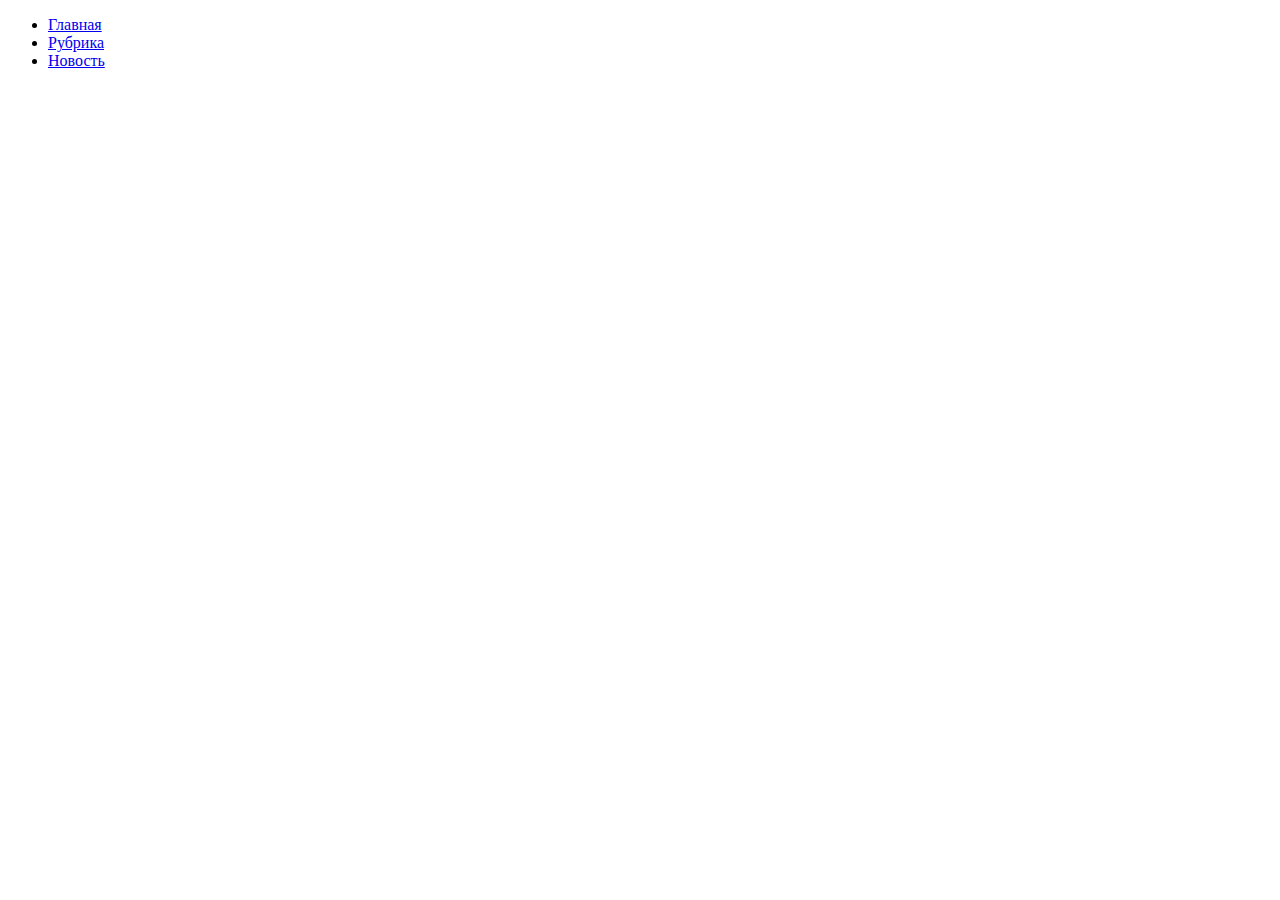
<file: map-cite.html>
<!DOCTYPE html>
<html lang="ru">
    <head>
        <meta charset="UTF-8" />
        <meta http-equiv="X-UA-Compatible" content="IE=edge" />
        <meta
            name="viewport"
            content="width=device-width, initial-scale=1.0, maximum-scale=1"
        />
        <meta name="description" content="Centar Asia + Aero" />
        <meta name="keywords" content="" />
        <title>Centar Asia + Aero</title>
    </head>
    <body>
        <ul>
            <li><a href="index.html">Главная</a></li>
            <li><a href="category.html">Рубрика</a></li>
            <li><a href="news.html">Новость</a></li>
        </ul>
    </body>
</html>
</file>
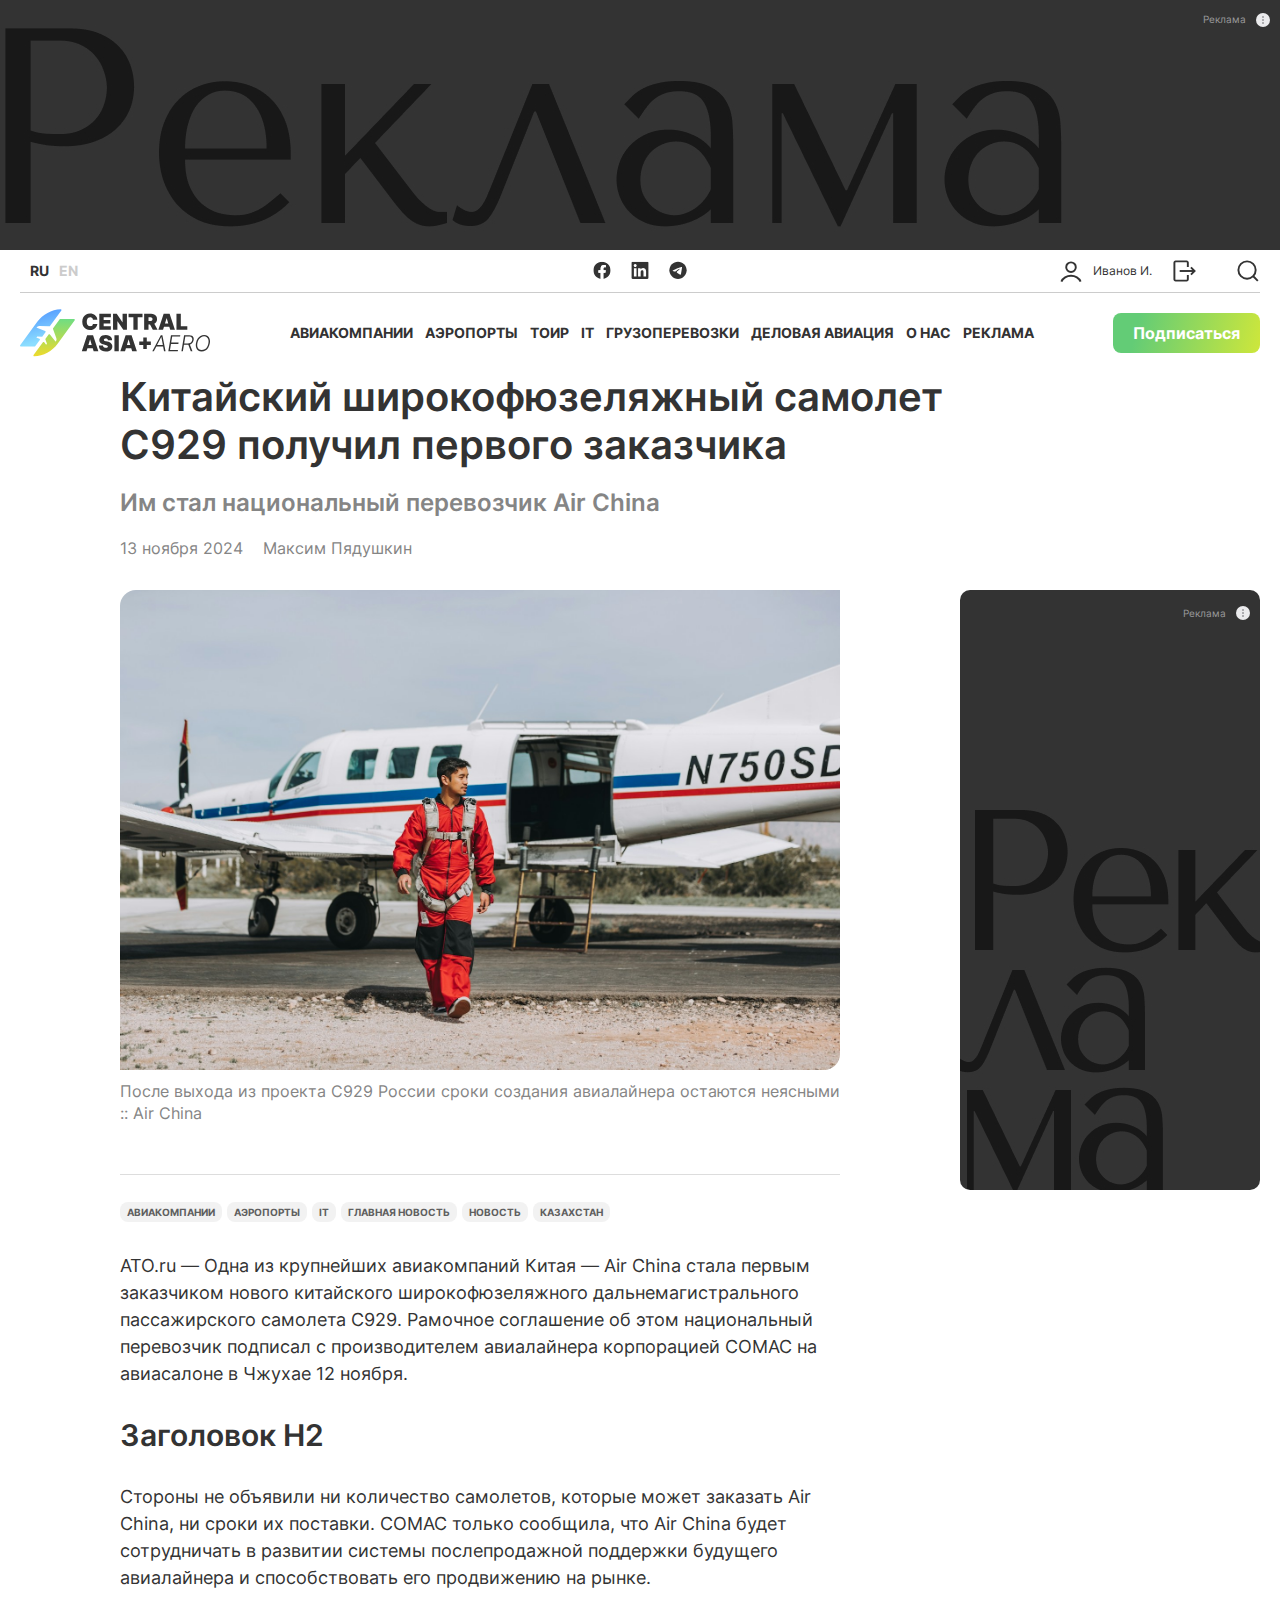
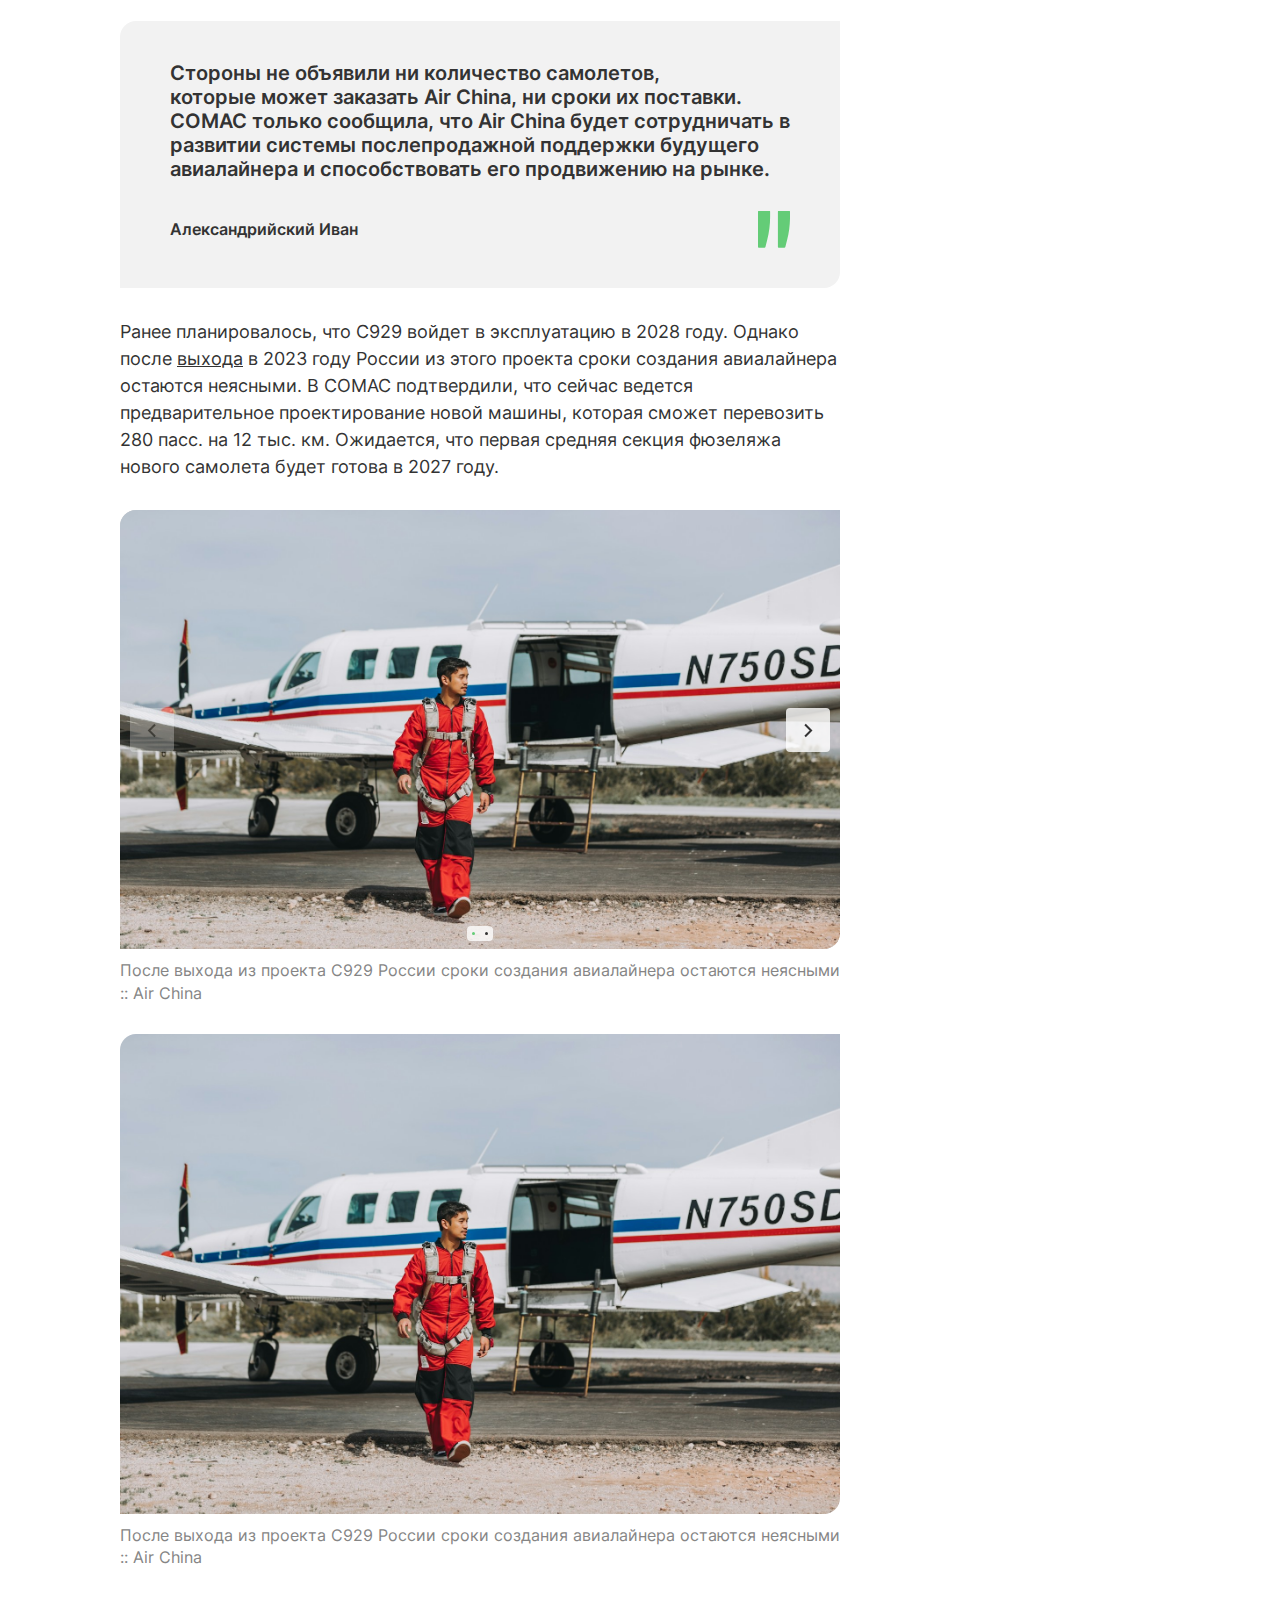
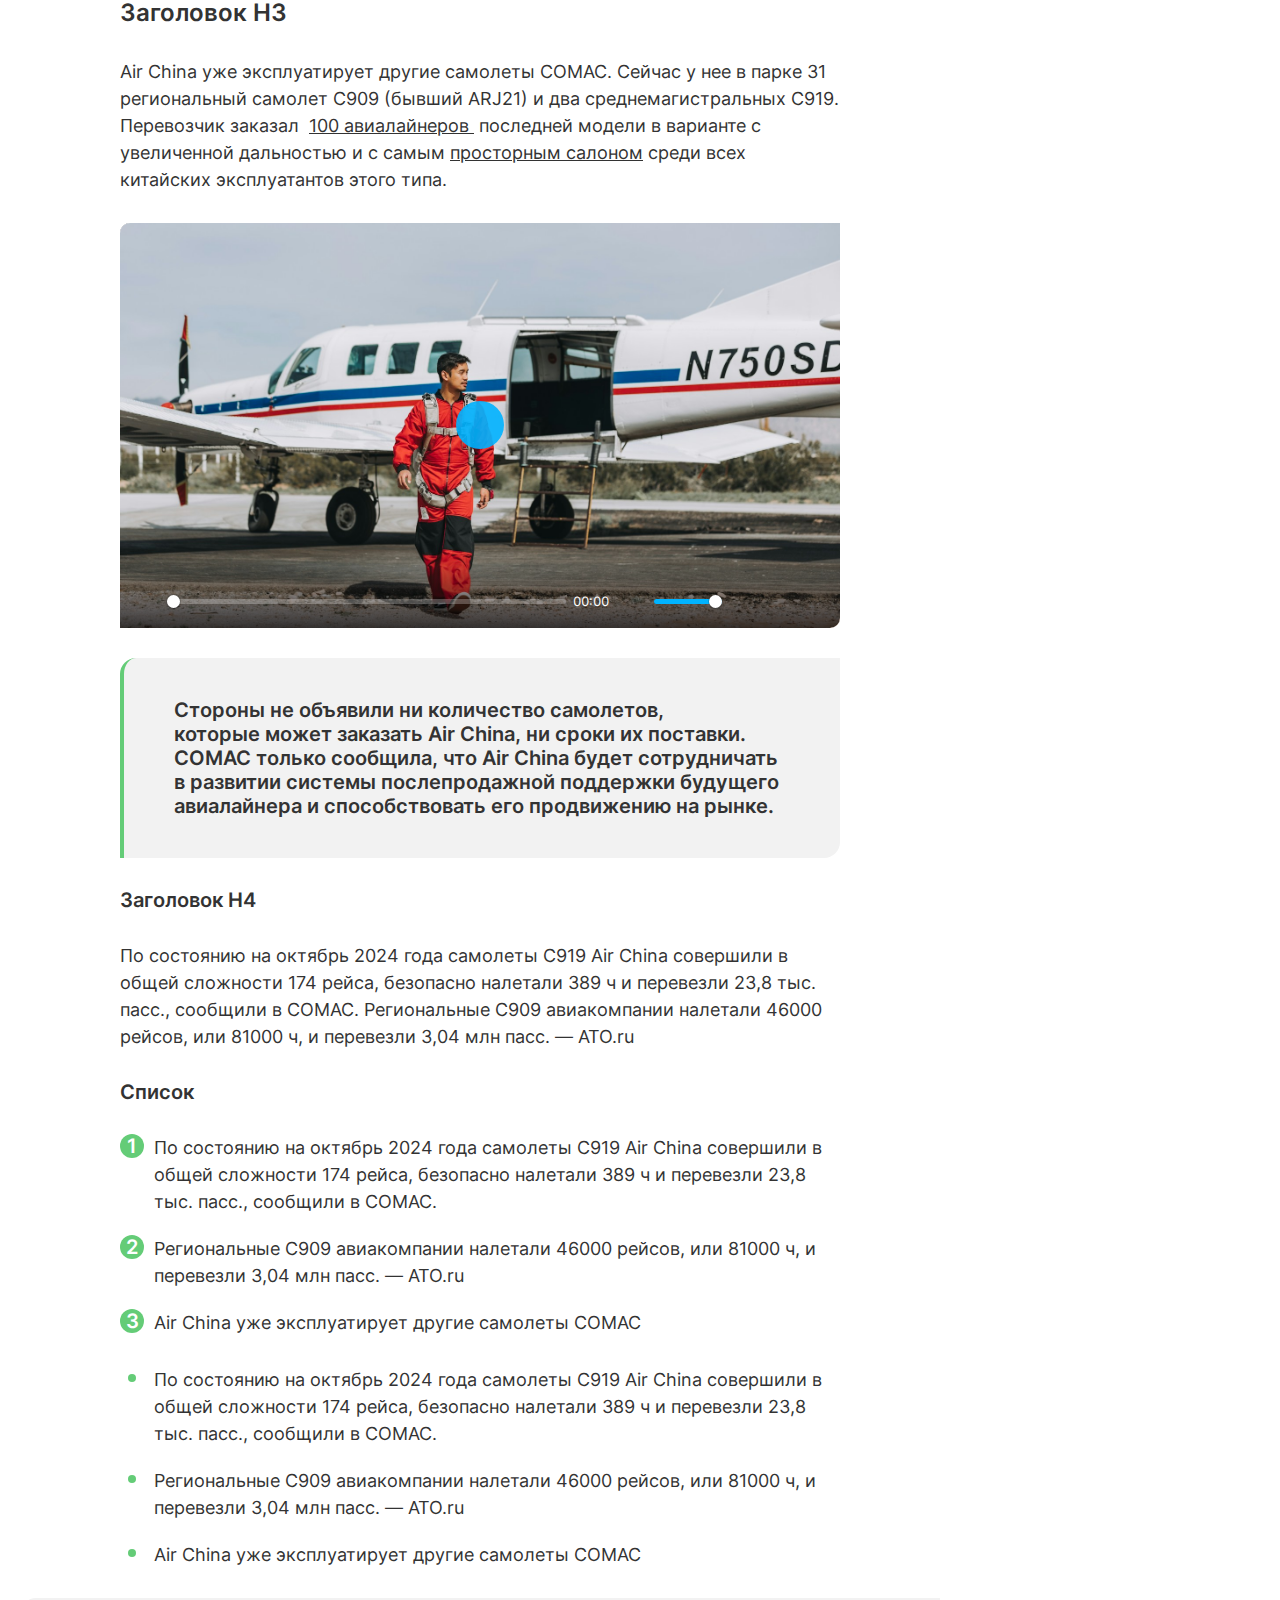
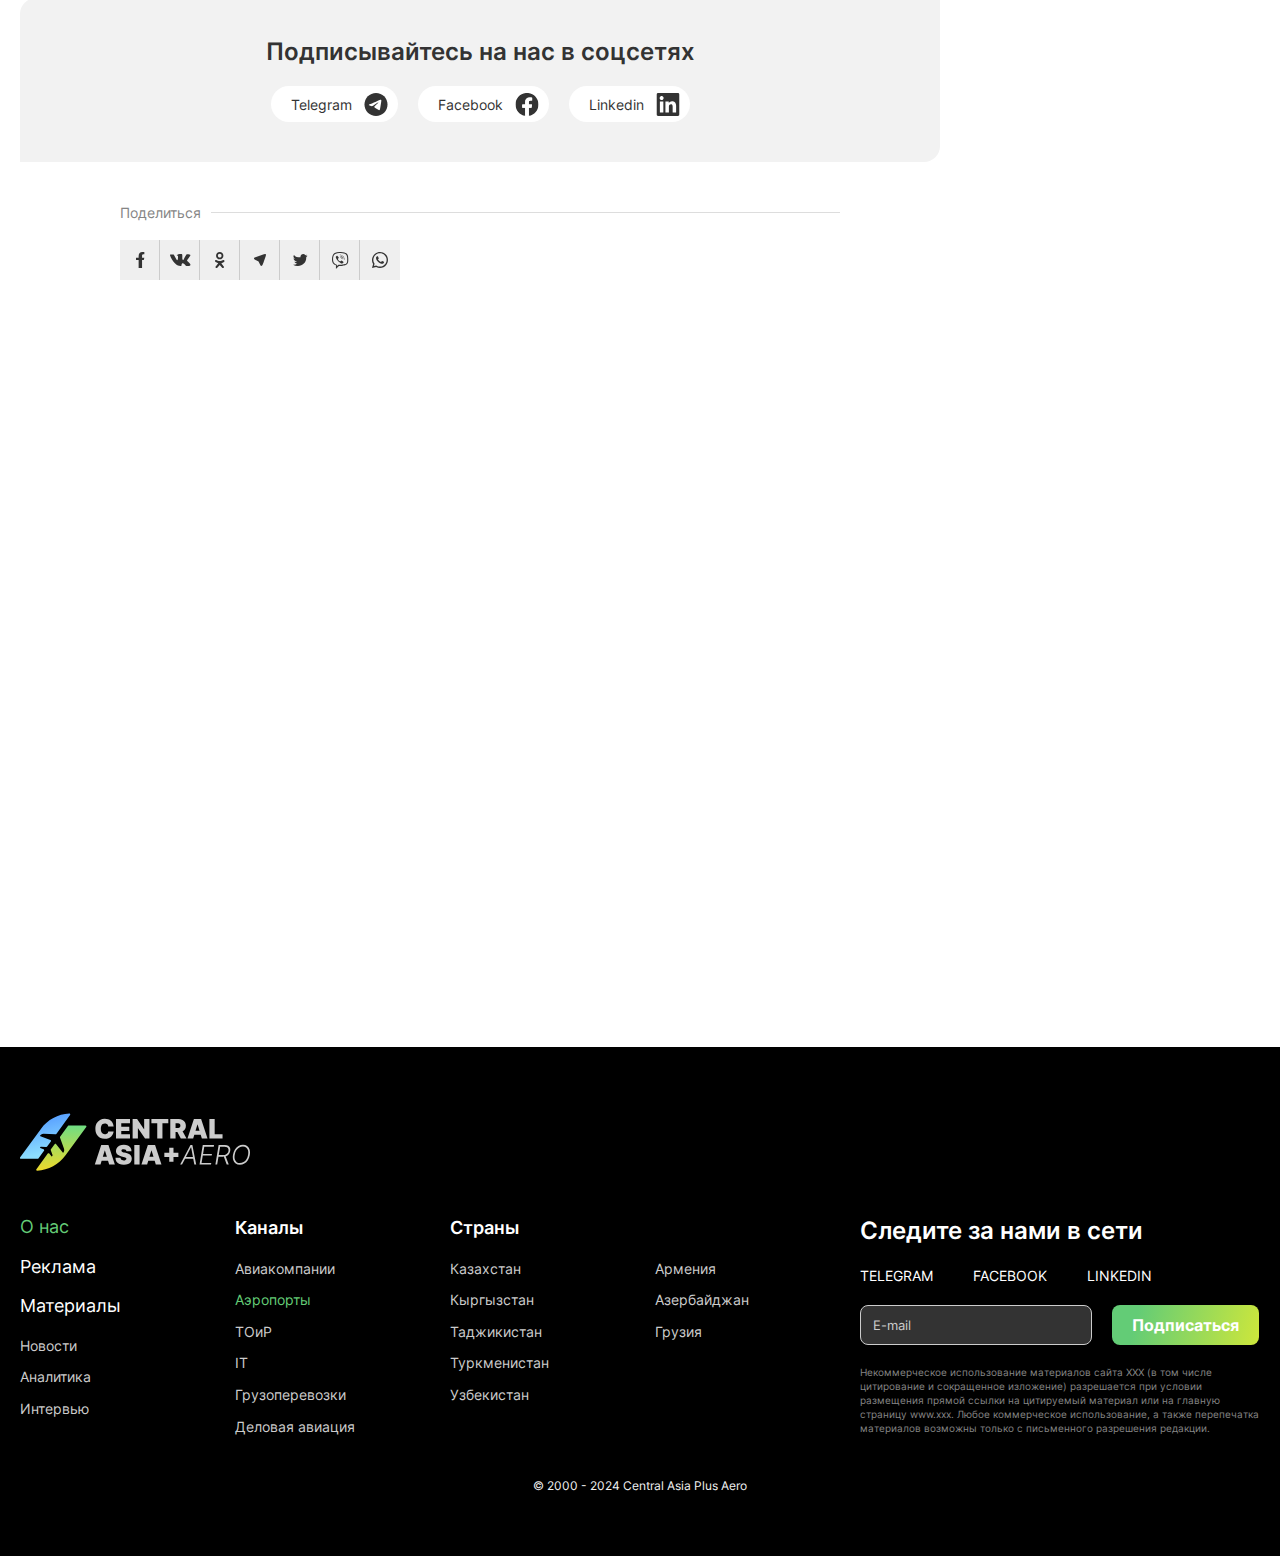
<file: news.html>
<!DOCTYPE html>
<html lang="ru">
    <head>
        <meta charset="UTF-8" />
        <meta http-equiv="X-UA-Compatible" content="IE=edge" />
        <meta
            name="viewport"
            content="width=device-width, initial-scale=1.0, maximum-scale=1"
        />
        <meta name="description" content="Centar Asia + Aero" />
        <meta name="keywords" content="" />
        <title>Centar Asia + Aero</title>

        <meta property="og:title" content="Заголовок новости" />
        <meta property="og:description" content="Описание новости" />
        <meta property="og:image" content="https://example.com/image.jpg" />
        <meta property="og:url" content="https://example.com/current-page" />
        <meta property="og:type" content="article" />
        <meta property="og:site_name" content="Название вашего сайта" />

        <!-- favicons -->
        <link
            rel="icon"
            type="image/png"
            href="favicon/favicon-96x96.png"
            sizes="96x96"
        />
        <link rel="icon" type="image/svg+xml" href="favicons/favicon.svg" />
        <link rel="shortcut icon" href="favicons/favicon.ico" />
        <link
            rel="apple-touch-icon"
            sizes="180x180"
            href="favicons/apple-touch-icon.png"
        />
        <meta name="apple-mobile-web-app-title" content="CentralAsia+Aero" />
        <link rel="manifest" href="favicons/site.webmanifest" />

        <!-- шрифты -->
        <link
            rel="preload"
            href="fonts/Inter-Regular.woff2"
            as="font"
            type="font/woff2"
            crossorigin="anonymous"
        />
        <link
            rel="preload"
            href="fonts/Inter-Bold.woff2"
            as="font"
            type="font/woff2"
            crossorigin="anonymous"
        />
        <link
            rel="preload"
            href="fonts/Inter-SemiBold.woff2"
            as="font"
            type="font/woff2"
            crossorigin="anonymous"
        />
        <link rel="stylesheet" href="vendors/animate/aos.min.css" />
        <link rel="stylesheet" href="vendors/swiper/swiper-bundle.min.css" />
        <link rel="stylesheet" href="vendors/select2/select2.min.css" />
        <link
            rel="stylesheet"
            href="vendors/fancybox/jquery.fancybox.min.css"
        />
        <link rel="stylesheet" href="vendors/plyr/plyr.css" />
        <link rel="stylesheet" href="css/common.css?4" />
    </head>
    <body>
        <div class="plate_block_top">
            <div class="plate_block">
                <a href="#" class="plate_block_img">
                    <picture>
                        <source
                            media="(max-width: 576px)"
                            srcset="imgs/plate_img/plate_mobile.jpg"
                        />
                        <img src="imgs/plate_img/plate_top.jpg" alt="" />
                    </picture>
                </a>
                <div class="plate_block_label">
                    Реклама
                    <div class="plate_block_label_btn"></div>
                    <ul class="plate_block_label_dropdown">
                        <li>Erid: Djkdfkj234232</li>
                        <li>ИНН 12321234234</li>
                        <li>ООО “Ромашка”</li>
                    </ul>
                </div>
            </div>
        </div>
        <header class="header">
            <div class="container">
                <div class="top">
                    <div class="language">
                        <a href="#" class="item active">RU</a>
                        <a href="#" class="item">EN</a>
                    </div>
                    <div class="social_list">
                        <a href="#" class="item">
                            <svg class="fill_none w18">
                                <use
                                    xlink:href="imgs/sprite.symbol.svg#facebook"
                                ></use>
                            </svg>
                        </a>
                        <a href="#" class="item">
                            <svg class="fill_none w18">
                                <use
                                    xlink:href="imgs/sprite.symbol.svg#linkedin"
                                ></use>
                            </svg>
                        </a>
                        <a href="#" class="item">
                            <svg class="fill_none w18">
                                <use
                                    xlink:href="imgs/sprite.symbol.svg#telegram"
                                ></use>
                            </svg>
                        </a>
                    </div>
                    <div class="head_info">
                        <div class="login_block">
                            <a href="#" class="item">
                                <svg class="fill_none w24 stroke_black">
                                    <use
                                        xlink:href="imgs/sprite.symbol.svg#user"
                                    ></use>
                                </svg>
                                Иванов И.
                            </a>
                            <a href="#" class="item">
                                <svg class="fill_none w24 stroke_black">
                                    <use
                                        xlink:href="imgs/sprite.symbol.svg#entry"
                                    ></use>
                                </svg>
                            </a>
                        </div>
                        <a href="#" class="item search_btn">
                            <svg class="fill_none w24 stroke_black">
                                <use
                                    xlink:href="imgs/sprite.symbol.svg#search"
                                ></use>
                            </svg>
                        </a>
                    </div>
                </div>
                <div class="bottom">
                    <a href="/" class="logo">
                        <img src="imgs/logo.svg" alt="" />
                    </a>
                    <nav class="menu">
                        <ul>
                            <li>
                                <a href="#" class="item">Авиакомпании</a>
                            </li>
                            <li>
                                <a href="#" class="item">Аэропорты</a>
                            </li>
                            <li>
                                <a href="#" class="item">ТОиР </a>
                            </li>
                            <li>
                                <a href="#" class="item">IT</a>
                            </li>
                            <li>
                                <a href="#" class="item">Грузоперевозки</a>
                            </li>
                            <li>
                                <a href="#" class="item">Деловая авиация</a>
                            </li>
                            <li>
                                <a href="#" class="item">О нас</a>
                            </li>
                            <li>
                                <a href="#" class="item">Реклама</a>
                            </li>
                        </ul>
                    </nav>
                    <a href="#" class="btn">Подписаться</a>
                    <div class="menu_btn"><span></span></div>
                </div>
            </div>
        </header>
        <div class="mobile_menu">
            <div class="top">
                <a href="/" class="logo">
                    <img src="imgs/logo.svg" alt="" />
                </a>
                <a href="#" class="search_btn">
                    <svg class="fill_none w24 stroke_black">
                        <use xlink:href="imgs/sprite.symbol.svg#search"></use>
                    </svg>
                </a>
                <div class="menu_btn"><span></span></div>
            </div>
            <div class="center">
                <nav class="menu">
                    <ul>
                        <li>
                            <a href="#" class="item">Авиакомпании</a>
                        </li>
                        <li>
                            <a href="#" class="item">Аэропорты</a>
                        </li>
                        <li>
                            <a href="#" class="item">ТОиР </a>
                        </li>
                        <li>
                            <a href="#" class="item">IT</a>
                        </li>
                        <li>
                            <a href="#" class="item">Грузоперевозки</a>
                        </li>
                        <li>
                            <a href="#" class="item">Деловая авиация</a>
                        </li>
                        <li>
                            <a href="#" class="item">О нас</a>
                        </li>
                        <li>
                            <a href="#" class="item">Реклама</a>
                        </li>
                    </ul>
                </nav>
            </div>
            <div class="bottom">
                <div class="language">
                    <a href="#" class="item active">RU</a>
                    <a href="#" class="item">EN</a>
                </div>
                <div class="bottom_block">
                    <div class="login_block">
                        <a href="#" class="item">
                            <svg class="fill_none w24 stroke_black">
                                <use
                                    xlink:href="imgs/sprite.symbol.svg#user"
                                ></use>
                            </svg>
                            Иванов И.
                        </a>
                        <a href="#" class="item">
                            <svg class="fill_none w24 stroke_black">
                                <use
                                    xlink:href="imgs/sprite.symbol.svg#entry"
                                ></use>
                            </svg>
                        </a>
                    </div>
                    <div class="social_list">
                        <a href="#" class="item">
                            <svg class="fill_none w18">
                                <use
                                    xlink:href="imgs/sprite.symbol.svg#facebook"
                                ></use>
                            </svg>
                        </a>
                        <a href="#" class="item">
                            <svg class="fill_none w18">
                                <use
                                    xlink:href="imgs/sprite.symbol.svg#linkedin"
                                ></use>
                            </svg>
                        </a>
                        <a href="#" class="item">
                            <svg class="fill_none w18">
                                <use
                                    xlink:href="imgs/sprite.symbol.svg#telegram"
                                ></use>
                            </svg>
                        </a>
                    </div>
                </div>
            </div>
        </div>
        <main>
            <section class="section news_pages">
                <div class="container">
                    <div class="news_title">
                        <h2 class="title" data-aos="fade-up">
                            Китайский широкофюзеляжный самолет C929 получил
                            первого заказчика
                        </h2>
                        <h4 class="subtitle" data-aos="fade-up">
                            Им стал национальный перевозчик Air China
                        </h4>
                        <div class="info" data-aos="fade-up">
                            <span>13 ноября 2024</span>
                            <span>Максим Пядушкин</span>
                        </div>
                    </div>
                    <div class="news_block" data-aos="fade-in">
                        <div class="left">
                            <!-- большая картинка -->
                            <div class="images">
                                <div class="img">
                                    <img src="imgs/img_1.jpeg" alt="" />
                                </div>
                                <div class="text">
                                    После выхода из проекта C929 России сроки
                                    создания авиалайнера остаются неясными ::
                                    Air China
                                </div>
                            </div>
                            <div class="remark_block">
                                <div class="text"></div>
                                <div class="remark_list">
                                    <a href="#" class="item">Авиакомпании</a>
                                    <a href="#" class="item">Аэропорты</a>
                                    <a href="#" class="item">IT</a>
                                    <a href="#" class="item">Главная новость</a>
                                    <a href="#" class="item">Новость</a>
                                    <a href="#" class="item">Казахстан</a>
                                </div>
                            </div>
                            <div class="plate_block plate_block_body">
                                <a href="#" class="plate_block_img">
                                    <picture>
                                        <source
                                            media="(max-width: 576px)"
                                            srcset="
                                                imgs/plate_img/plate_mobile.jpg
                                            "
                                        />
                                        <source
                                            media="(max-width: 992px)"
                                            srcset="
                                                imgs/plate_img/plate_long.jpg
                                            "
                                        />
                                        <img
                                            src="imgs/plate_img/plate_right.jpg"
                                            alt=""
                                        />
                                    </picture>
                                </a>
                                <div class="plate_block_label">
                                    Реклама
                                    <div class="plate_block_label_btn"></div>
                                    <ul class="plate_block_label_dropdown">
                                        <li>Erid: Djkdfkj234232</li>
                                        <li>ИНН 12321234234</li>
                                        <li>ООО “Ромашка”</li>
                                    </ul>
                                </div>
                            </div>
                            <p>
                                ATO.ru — Одна из крупнейших авиакомпаний Китая
                                — Air China стала первым заказчиком нового
                                китайского широкофюзеляжного
                                дальнемагистрального пассажирского самолета
                                C929. Рамочное соглашение об этом национальный
                                перевозчик подписал с производителем
                                авиалайнера корпорацией COMAC на авиасалоне в
                                Чжухае 12 ноября.
                            </p>
                            <h2>Заголовок H2</h2>
                            <p>
                                Стороны не объявили ни количество самолетов,
                                которые может заказать Air China, ни сроки их
                                поставки. COMAC только сообщила, что Air China
                                будет сотрудничать в развитии системы
                                послепродажной поддержки будущего авиалайнера и
                                способствовать его продвижению на рынке.
                            </p>
                            <!-- цитата -->
                            <blockquote>
                                Стороны не объявили ни количество самолетов,
                                которые может заказать Air China, ни сроки их
                                поставки. COMAC только сообщила, что Air China
                                будет сотрудничать в развитии системы
                                послепродажной поддержки будущего авиалайнера и
                                способствовать его продвижению на рынке.
                                <div class="author">Александрийский Иван</div>
                            </blockquote>
                            <p>
                                Ранее планировалось, что C929 войдет в
                                эксплуатацию в 2028 году. Однако
                                после <u>выхода</u> в 2023 году России из этого
                                проекта сроки создания авиалайнера остаются
                                неясными. В COMAC подтвердили, что сейчас
                                ведется предварительное проектирование новой
                                машины, которая сможет перевозить 280 пасс. на
                                12 тыс. км. Ожидается, что первая средняя секция
                                фюзеляжа нового самолета будет готова в 2027
                                году.
                            </p>
                            <!-- галерея -->
                            <div class="gallery_wrapper">
                                <div class="swiper gallery_slider">
                                    <div class="swiper-wrapper">
                                        <div class="swiper-slide">
                                            <a
                                                href="imgs/img_1.jpeg"
                                                data-fancybox="gallery1"
                                                class="item"
                                            >
                                                <div class="img">
                                                    <img
                                                        src="imgs/img_1.jpeg"
                                                        alt=""
                                                    />
                                                </div>
                                            </a>
                                        </div>
                                        <div class="swiper-slide">
                                            <a
                                                href="imgs/img_1.jpeg"
                                                data-fancybox="gallery1"
                                                class="item"
                                            >
                                                <div class="img">
                                                    <img
                                                        src="imgs/img_1.jpeg"
                                                        alt=""
                                                    />
                                                </div>
                                            </a>
                                        </div>
                                    </div>
                                    <div class="swiper-pagination"></div>
                                    <div class="swiper-button-next"></div>
                                    <div class="swiper-button-prev"></div>
                                </div>
                                <div class="text">
                                    После выхода из проекта C929 России сроки
                                    создания авиалайнера остаются неясными ::
                                    Air China
                                </div>
                            </div>
                            <!-- большая картинка -->
                            <div class="images">
                                <div class="img">
                                    <img src="imgs/img_1.jpeg" alt="" />
                                </div>
                                <div class="text">
                                    После выхода из проекта C929 России сроки
                                    создания авиалайнера остаются неясными ::
                                    Air China
                                </div>
                            </div>
                            <h3>Заголовок H3</h3>
                            <p>
                                Air China уже эксплуатирует другие самолеты
                                COMAC. Сейчас у нее в парке 31 региональный
                                самолет C909 (бывший ARJ21) и два
                                среднемагистральных C919. Перевозчик заказал 
                                <u> 100 авиалайнеров </u>
                                 последней модели в варианте с увеличенной
                                дальностью и с самым <u>просторным салоном</u
                                > среди всех китайских эксплуатантов этого типа.
                            </p>

                            <!-- видео (не забыть подключить css js plyr) -->
                            <div class="video_block">
                                <video
                                    class="player_video"
                                    playsinline
                                    controls
                                    data-poster="imgs/img_1.jpeg"
                                >
                                    <source src="" type="video/mp4" />
                                    <source src="" type="video/webm" />
                                </video>
                                <div class="text">
                                    После выхода из проекта C929 России сроки
                                    создания авиалайнера остаются неясными ::
                                    Air China
                                </div>
                            </div>
                            <!-- примечание -->
                            <div class="footnote">
                                Стороны не объявили ни количество самолетов,
                                которые может заказать Air China, ни сроки их
                                поставки. COMAC только сообщила, что Air China
                                будет сотрудничать в развитии системы
                                послепродажной поддержки будущего авиалайнера и
                                способствовать его продвижению на рынке.
                            </div>
                            <h4>Заголовок H4</h4>
                            <p>
                                По состоянию на октябрь 2024 года самолеты C919
                                Air China совершили в общей сложности 174 рейса,
                                безопасно налетали 389 ч и перевезли 23,8 тыс.
                                пасс., сообщили в COMAC. Региональные C909
                                авиакомпании налетали 46000 рейсов, или 81000
                                ч, и перевезли 3,04 млн пасс. — ATO.ru
                            </p>
                            <div class="plate_block plate_block_body">
                                <a href="#" class="plate_block_img">
                                    <picture>
                                        <source
                                            media="(max-width: 576px)"
                                            srcset="
                                                imgs/plate_img/plate_mobile.jpg
                                            "
                                        />
                                        <source
                                            media="(max-width: 992px)"
                                            srcset="
                                                imgs/plate_img/plate_long.jpg
                                            "
                                        />
                                        <img
                                            src="imgs/plate_img/plate_right.jpg"
                                            alt=""
                                        />
                                    </picture>
                                </a>
                                <div class="plate_block_label">
                                    Реклама
                                    <div class="plate_block_label_btn"></div>
                                    <ul class="plate_block_label_dropdown">
                                        <li>Erid: Djkdfkj234232</li>
                                        <li>ИНН 12321234234</li>
                                        <li>ООО “Ромашка”</li>
                                    </ul>
                                </div>
                            </div>
                            <h4>Список</h4>
                            <!-- список -->
                            <ol>
                                <li>
                                    По состоянию на октябрь 2024 года самолеты
                                    C919 Air China совершили в общей сложности
                                    174 рейса, безопасно налетали 389 ч и
                                    перевезли 23,8 тыс. пасс., сообщили в COMAC.
                                </li>
                                <li>
                                    Региональные C909 авиакомпании налетали
                                    46000 рейсов, или 81000 ч, и перевезли 3,04
                                    млн пасс. — ATO.ru
                                </li>
                                <li>
                                    Air China уже эксплуатирует другие самолеты
                                    COMAC
                                </li>
                            </ol>
                            <!-- список -->
                            <ul>
                                <li>
                                    По состоянию на октябрь 2024 года самолеты
                                    C919 Air China совершили в общей сложности
                                    174 рейса, безопасно налетали 389 ч и
                                    перевезли 23,8 тыс. пасс., сообщили в COMAC.
                                </li>
                                <li>
                                    Региональные C909 авиакомпании налетали
                                    46000 рейсов, или 81000 ч, и перевезли 3,04
                                    млн пасс. — ATO.ru
                                </li>
                                <li>
                                    Air China уже эксплуатирует другие самолеты
                                    COMAC
                                </li>
                            </ul>
                            <div class="subscribe_block">
                                <h3 class="title">
                                    Подписывайтесь на нас в соцсетях
                                </h3>
                                <div class="subscribe_list">
                                    <a href="#" class="item">
                                        Telegram
                                        <svg class="fill_none w24">
                                            <use
                                                xlink:href="imgs/sprite.symbol.svg#telegram"
                                            ></use>
                                        </svg>
                                    </a>
                                    <a href="#" class="item">
                                        Facebook
                                        <svg class="fill_none w24">
                                            <use
                                                xlink:href="imgs/sprite.symbol.svg#facebook"
                                            ></use>
                                        </svg>
                                    </a>
                                    <a href="#" class="item">
                                        Linkedin
                                        <svg class="fill_none w24">
                                            <use
                                                xlink:href="imgs/sprite.symbol.svg#linkedin"
                                            ></use>
                                        </svg>
                                    </a>
                                </div>
                            </div>
                            <div class="remark_block">
                                <div class="text">
                                    <span>Поделиться</span>
                                </div>
                                <div class="share_list">
                                    <button data-social="facebook" class="item">
                                        <svg class="fill_none w22">
                                            <use
                                                xlink:href="imgs/sprite.symbol.svg#facebook_color"
                                            ></use>
                                        </svg>
                                    </button>
                                    <button
                                        data-social="vkontakte"
                                        class="item"
                                    >
                                        <svg class="fill_none w22">
                                            <use
                                                xlink:href="imgs/sprite.symbol.svg#vk_color"
                                            ></use>
                                        </svg>
                                    </button>
                                    <button
                                        data-social="odnoklassniki"
                                        class="item"
                                    >
                                        <svg class="fill_none w22">
                                            <use
                                                xlink:href="imgs/sprite.symbol.svg#odnoklassniki_color"
                                            ></use>
                                        </svg>
                                    </button>
                                    <button data-social="telegram" class="item">
                                        <svg class="fill_none w22">
                                            <use
                                                xlink:href="imgs/sprite.symbol.svg#telegram_color"
                                            ></use>
                                        </svg>
                                    </button>
                                    <button data-social="x" class="item">
                                        <svg class="fill_none w22">
                                            <use
                                                xlink:href="imgs/sprite.symbol.svg#twiter_color"
                                            ></use>
                                        </svg>
                                    </button>
                                    <button data-social="viber" class="item">
                                        <svg class="fill_none w22">
                                            <use
                                                xlink:href="imgs/sprite.symbol.svg#viber_color"
                                            ></use>
                                        </svg>
                                    </button>
                                    <button data-social="whatsapp" class="item">
                                        <svg class="fill_none w22">
                                            <use
                                                xlink:href="imgs/sprite.symbol.svg#whatsapp_color"
                                            ></use>
                                        </svg>
                                    </button>
                                </div>
                            </div>
                        </div>
                        <div class="right">
                            <div
                                class="plate_block plate_block_head"
                                data-aos="fade-in"
                            >
                                <a href="#" class="plate_block_img">
                                    <picture>
                                        <img
                                            src="imgs/plate_img/plate_right.jpg"
                                            alt=""
                                        />
                                    </picture>
                                </a>
                                <div class="plate_block_label">
                                    Реклама
                                    <div class="plate_block_label_btn"></div>
                                    <ul class="plate_block_label_dropdown">
                                        <li>Erid: Djkdfkj234232</li>
                                        <li>ИНН 12321234234</li>
                                        <li>ООО “Ромашка”</li>
                                    </ul>
                                </div>
                            </div>
                            <div class="title_wrapper" data-aos="fade-up">
                                <h4>Рекомендованные материалы</h4>
                            </div>
                            <ul class="materials_list" data-aos="fade-up">
                                <li>
                                    <a href="#" class="item">
                                        <h6 class="title">
                                            Двигатель для Superjet 100 завершает
                                            повторные стендовые испытания
                                        </h6>
                                        <div class="bottom">
                                            <div class="label">Новость</div>
                                            <div class="date">
                                                Сегодня 12:32
                                            </div>
                                        </div>
                                    </a>
                                </li>
                                <li>
                                    <a href="#" class="item">
                                        <h6 class="title">
                                            Открыта регистрация на XVII
                                            Международную выставку вертолетной
                                            индустрии HeliRussia Открыта
                                            регистрация на XVII Международную
                                            выставку вертолетной индустрии
                                            HeliRussia
                                        </h6>
                                        <div class="bottom">
                                            <div class="label">Интервью</div>
                                            <div class="date">
                                                Сегодня 12:32
                                            </div>
                                        </div>
                                    </a>
                                </li>
                                <li>
                                    <a href="#" class="item">
                                        <h6 class="title">
                                            Авиакомпания "Белавиа" впервые
                                            полетит в Китай
                                        </h6>
                                        <div class="bottom">
                                            <div class="label">Аналитика</div>
                                            <div class="date">
                                                Сегодня 12:32
                                            </div>
                                        </div>
                                    </a>
                                </li>
                                <li>
                                    <a href="#" class="item">
                                        <h6 class="title">
                                            Глава "Туполева" назвал приоритеты
                                            модернизации Ту-214
                                        </h6>
                                        <div class="bottom">
                                            <div class="label">Новость</div>
                                            <div class="date">
                                                Сегодня 12:32
                                            </div>
                                        </div>
                                    </a>
                                </li>
                            </ul>
                        </div>
                    </div>
                </div>
            </section>
            <section class="section materials_section">
                <div class="container">
                    <div class="title_wrapper" data-aos="fade-up">
                        <h4>Рекомендованные материалы</h4>
                    </div>
                    <ul class="materials_list" data-aos="fade-up">
                        <li>
                            <a href="#" class="item">
                                <h6 class="title">
                                    Двигатель для Superjet 100 завершает
                                    повторные стендовые испытания
                                </h6>
                                <div class="bottom">
                                    <div class="label">Новость</div>
                                    <div class="date">Сегодня 12:32</div>
                                </div>
                            </a>
                        </li>
                        <li>
                            <a href="#" class="item">
                                <h6 class="title">
                                    Открыта регистрация на XVII Международную
                                    выставку вертолетной индустрии HeliRussia
                                    Открыта регистрация на XVII Международную
                                    выставку вертолетной индустрии HeliRussia
                                </h6>
                                <div class="bottom">
                                    <div class="label">Интервью</div>
                                    <div class="date">Сегодня 12:32</div>
                                </div>
                            </a>
                        </li>
                        <li>
                            <a href="#" class="item">
                                <h6 class="title">
                                    Авиакомпания "Белавиа" впервые полетит в
                                    Китай
                                </h6>
                                <div class="bottom">
                                    <div class="label">Аналитика</div>
                                    <div class="date">Сегодня 12:32</div>
                                </div>
                            </a>
                        </li>
                        <li>
                            <a href="#" class="item">
                                <h6 class="title">
                                    Глава "Туполева" назвал приоритеты
                                    модернизации Ту-214
                                </h6>
                                <div class="bottom">
                                    <div class="label">Новость</div>
                                    <div class="date">Сегодня 12:32</div>
                                </div>
                            </a>
                        </li>
                    </ul>
                </div>
            </section>
            <section class="section">
                <div class="container">
                    <div class="mailing_block" data-aos="zoom-in">
                        <img src="imgs/logo_white.svg" alt="" />
                        <div class="text h1">Подписка на&nbsp;рассылку</div>
                        <div class="btn btn_black">Подписаться</div>
                    </div>
                </div>
            </section>
            <section class="section">
                <div class="container">
                    <div class="title_wrapper" data-aos="fade-up">
                        <h4>Популярные материалы</h4>
                        <a href="#" class="btn btn_arrow">
                            Все материалы
                            <svg class="fill_none w24">
                                <use
                                    xlink:href="imgs/sprite.symbol.svg#arrow_right"
                                ></use>
                            </svg>
                        </a>
                    </div>
                    <div class="swiper popular_slider">
                        <div class="swiper-wrapper">
                            <div class="swiper-slide" data-aos="fade-up">
                                <a href="#" class="news_item">
                                    <div class="label">Интервью</div>
                                    <div class="img">
                                        <img src="imgs/img_1.jpeg" alt="" />
                                    </div>
                                    <div class="info">
                                        <h6 class="title">
                                            Открыта регистрация на XVII
                                            Международную выставку вертолетной
                                            индустрии HeliRussia
                                        </h6>
                                        <div class="date">27 Октября</div>
                                    </div>
                                </a>
                            </div>
                            <div class="swiper-slide" data-aos="fade-up">
                                <a href="#" class="news_item">
                                    <div class="label">Интервью</div>
                                    <div class="img">
                                        <img src="imgs/img_1.jpeg" alt="" />
                                    </div>
                                    <div class="info">
                                        <h6 class="title">
                                            Открыта регистрация на XVII
                                            Международную выставку вертолетной
                                            индустрии HeliRussia
                                        </h6>
                                        <div class="date">27 Октября</div>
                                    </div>
                                </a>
                            </div>
                            <div class="swiper-slide" data-aos="fade-up">
                                <a href="#" class="news_item">
                                    <div class="label">Интервью</div>
                                    <div class="img">
                                        <img src="imgs/img_1.jpeg" alt="" />
                                    </div>
                                    <div class="info">
                                        <h6 class="title">
                                            Открыта регистрация на XVII
                                            Международную выставку вертолетной
                                            индустрии HeliRussia
                                        </h6>
                                        <div class="date">27 Октября</div>
                                    </div>
                                </a>
                            </div>
                            <div class="swiper-slide" data-aos="fade-up">
                                <a href="#" class="news_item">
                                    <div class="label">Интервью</div>
                                    <div class="img">
                                        <img src="imgs/img_1.jpeg" alt="" />
                                    </div>
                                    <div class="info">
                                        <h6 class="title">
                                            Открыта регистрация на XVII
                                            Международную выставку вертолетной
                                            индустрии HeliRussia
                                        </h6>
                                        <div class="date">27 Октября</div>
                                    </div>
                                </a>
                            </div>
                        </div>
                        <div class="swiper-pagination"></div>
                    </div>
                </div>
            </section>
        </main>
        <footer class="footer">
            <div class="container">
                <div class="footer_row">
                    <div class="footer_col">
                        <div class="logo">
                            <img src="imgs/logo_footer.svg" alt="" />
                        </div>
                    </div>
                    <div class="footer_col">
                        <div class="footer_menu">
                            <div class="footer_menu_col">
                                <div class="footer_menu_item">
                                    <ul class="footer_list">
                                        <li>
                                            <a
                                                href="#"
                                                class="footer_item_big"
                                                style="color: #64cc77"
                                                >О нас</a
                                            >
                                        </li>
                                        <li>
                                            <a href="#" class="footer_item_big"
                                                >Реклама</a
                                            >
                                        </li>
                                        <li>
                                            <a
                                                href="#"
                                                class="footer_item_big dropdown_btn"
                                                >Материалы</a
                                            >
                                            <ul class="dropdown_block">
                                                <li><a href="#">Новости</a></li>
                                                <li>
                                                    <a href="#">Аналитика</a>
                                                </li>
                                                <li>
                                                    <a href="#">Интервью</a>
                                                </li>
                                            </ul>
                                        </li>
                                    </ul>
                                </div>
                            </div>
                            <div class="footer_menu_col">
                                <div class="footer_menu_item">
                                    <h6 class="dropdown_btn">Каналы</h6>
                                    <ul class="footer_list dropdown_block">
                                        <li><a href="#">Авиакомпании</a></li>
                                        <li>
                                            <a href="#" style="color: #64cc77"
                                                >Аэропорты</a
                                            >
                                        </li>
                                        <li><a href="#">ТОиР</a></li>
                                        <li><a href="#">IT</a></li>
                                        <li><a href="#">Грузоперевозки</a></li>
                                        <li><a href="#">Деловая авиация</a></li>
                                    </ul>
                                </div>
                            </div>
                            <div class="footer_menu_col -countries_last">
                                <div class="footer_menu_item">
                                    <h6 class="dropdown_btn">Страны</h6>
                                    <!-- тут страны дублирутся в двух блоках, в оном выводятся все страны, в другом они деляться на две шруппы. первый блок нужен на мобилке -->
                                    <ul class="footer_list dropdown_block">
                                        <li><a href="#">Казахстан</a></li>
                                        <li><a href="#">Кыргызстан</a></li>
                                        <li><a href="#">Таджикистан</a></li>
                                        <li><a href="#">Туркменистан</a></li>
                                        <li><a href="#">Узбекистан</a></li>
                                        <li><a href="#">Азербайджан</a></li>
                                        <li><a href="#">Армения</a></li>
                                        <li><a href="#">Грузия</a></li>
                                    </ul>
                                    <div class="footer_list_wrapper">
                                        <ul class="footer_list">
                                            <li><a href="#">Казахстан</a></li>
                                            <li><a href="#">Кыргызстан</a></li>
                                            <li><a href="#">Таджикистан</a></li>
                                            <li>
                                                <a href="#">Туркменистан</a>
                                            </li>
                                            <li><a href="#">Узбекистан</a></li>
                                        </ul>
                                        <ul class="footer_list">
                                            <li><a href="#">Армения</a></li>
                                            <li><a href="#">Азербайджан</a></li>
                                            <li><a href="#">Грузия</a></li>
                                        </ul>
                                    </div>
                                </div>
                            </div>
                        </div>
                        <div class="contacts_block">
                            <h4 class="title">Следите за нами в сети</h4>
                            <div class="social_list_text">
                                <a href="#" class="item"> Telegram </a>
                                <a href="#" class="item"> Facebook </a>
                                <a href="#" class="item"> LinkedIn </a>
                            </div>
                            <form action="#" class="form">
                                <div class="row">
                                    <div class="col">
                                        <label class="form_input_group">
                                            <input
                                                type="email"
                                                name="email"
                                                placeholder="E-mail"
                                                class="form_input"
                                            />
                                        </label>
                                    </div>
                                    <div class="col">
                                        <button class="btn">Подписаться</button>
                                    </div>
                                </div>
                            </form>
                            <div class="form_text">
                                Некоммерческое использование материалов сайта
                                ХХХ (в том числе цитирование и сокращенное
                                изложение) разрешается при условии размещения
                                прямой ссылки на цитируемый материал или на
                                главную страницу www.ххх. Любое коммерческое
                                использование, а также перепечатка материалов
                                возможны только с письменного разрешения
                                редакции.
                            </div>
                        </div>
                    </div>
                    <div class="footer_col">
                        <div class="copyright text-center">
                            © 2000 - 2024 Central Asia Plus Aero
                        </div>
                    </div>
                </div>
            </div>
        </footer>
        <script src="vendors/jquery/jquery-3.5.1.min.js"></script>
        <script src="vendors/animate/aos.min.js"></script>
        <script src="vendors/select2/select2.full.min.js"></script>
        <script src="vendors/easepick/easepick.umd.min.js"></script>
        <script src="vendors/swiper/swiper-bundle.min.js"></script>
        <script src="vendors/fancybox/jquery.fancybox.min.js"></script>
        <script src="vendors/plyr/plyr.polyfilled.js"></script>
        <script src="js/common.js?5"></script>
    </body>
</html>
</file>
<file: vendors/plyr/plyr.css>
@keyframes plyr-progress{to{background-position:25px 0;background-position:var(--plyr-progress-loading-size,25px) 0}}@keyframes plyr-popup{0%{opacity:.5;transform:translateY(10px)}to{opacity:1;transform:translateY(0)}}@keyframes plyr-fade-in{0%{opacity:0}to{opacity:1}}.plyr{-moz-osx-font-smoothing:grayscale;-webkit-font-smoothing:antialiased;align-items:center;direction:ltr;display:flex;flex-direction:column;font-family:inherit;font-family:var(--plyr-font-family,inherit);font-variant-numeric:tabular-nums;font-weight:400;font-weight:var(--plyr-font-weight-regular,400);line-height:1.7;line-height:var(--plyr-line-height,1.7);max-width:100%;min-width:200px;position:relative;text-shadow:none;transition:box-shadow .3s ease;z-index:0}.plyr audio,.plyr iframe,.plyr video{display:block;height:100%;width:100%}.plyr button{font:inherit;line-height:inherit;width:auto}.plyr:focus{outline:0}.plyr--full-ui{box-sizing:border-box}.plyr--full-ui *,.plyr--full-ui :after,.plyr--full-ui :before{box-sizing:inherit}.plyr--full-ui a,.plyr--full-ui button,.plyr--full-ui input,.plyr--full-ui label{touch-action:manipulation}.plyr__badge{background:#4a5464;background:var(--plyr-badge-background,#4a5464);border-radius:2px;border-radius:var(--plyr-badge-border-radius,2px);color:#fff;color:var(--plyr-badge-text-color,#fff);font-size:9px;font-size:var(--plyr-font-size-badge,9px);line-height:1;padding:3px 4px}.plyr--full-ui ::-webkit-media-text-track-container{display:none}.plyr__captions{animation:plyr-fade-in .3s ease;bottom:0;display:none;font-size:13px;font-size:var(--plyr-font-size-small,13px);left:0;padding:10px;padding:var(--plyr-control-spacing,10px);position:absolute;text-align:center;transition:transform .4s ease-in-out;width:100%}.plyr__captions span:empty{display:none}@media(min-width:480px){.plyr__captions{font-size:15px;font-size:var(--plyr-font-size-base,15px);padding:20px;padding:calc(var(--plyr-control-spacing,10px)*2)}}@media(min-width:768px){.plyr__captions{font-size:18px;font-size:var(--plyr-font-size-large,18px)}}.plyr--captions-active .plyr__captions{display:block}.plyr:not(.plyr--hide-controls) .plyr__controls:not(:empty)~.plyr__captions{transform:translateY(-40px);transform:translateY(calc(var(--plyr-control-spacing,10px)*-4))}.plyr__caption{background:rgba(0,0,0,.8);background:var(--plyr-captions-background,rgba(0,0,0,.8));border-radius:2px;-webkit-box-decoration-break:clone;box-decoration-break:clone;color:#fff;color:var(--plyr-captions-text-color,#fff);line-height:185%;padding:.2em .5em;white-space:pre-wrap}.plyr__caption div{display:inline}.plyr__control{background:0 0;border:0;border-radius:3px;border-radius:var(--plyr-control-radius,3px);color:inherit;cursor:pointer;flex-shrink:0;overflow:visible;padding:7px;padding:calc(var(--plyr-control-spacing,10px)*.7);position:relative;transition:all .3s ease}.plyr__control svg{fill:currentColor;display:block;height:18px;height:var(--plyr-control-icon-size,18px);pointer-events:none;width:18px;width:var(--plyr-control-icon-size,18px)}.plyr__control:focus{outline:0}.plyr__control.plyr__tab-focus{outline-color:#00b3ff;outline-color:var(--plyr-tab-focus-color,var(--plyr-color-main,var(--plyr-color-main,#00b3ff)));outline-offset:2px;outline-style:dotted;outline-width:3px}a.plyr__control{text-decoration:none}.plyr__control.plyr__control--pressed .icon--not-pressed,.plyr__control.plyr__control--pressed .label--not-pressed,.plyr__control:not(.plyr__control--pressed) .icon--pressed,.plyr__control:not(.plyr__control--pressed) .label--pressed,a.plyr__control:after,a.plyr__control:before{display:none}.plyr--full-ui ::-webkit-media-controls{display:none}.plyr__controls{align-items:center;display:flex;justify-content:flex-end;text-align:center}.plyr__controls .plyr__progress__container{flex:1;min-width:0}.plyr__controls .plyr__controls__item{margin-left:2.5px;margin-left:calc(var(--plyr-control-spacing,10px)/4)}.plyr__controls .plyr__controls__item:first-child{margin-left:0;margin-right:auto}.plyr__controls .plyr__controls__item.plyr__progress__container{padding-left:2.5px;padding-left:calc(var(--plyr-control-spacing,10px)/4)}.plyr__controls .plyr__controls__item.plyr__time{padding:0 5px;padding:0 calc(var(--plyr-control-spacing,10px)/2)}.plyr__controls .plyr__controls__item.plyr__progress__container:first-child,.plyr__controls .plyr__controls__item.plyr__time+.plyr__time,.plyr__controls .plyr__controls__item.plyr__time:first-child{padding-left:0}.plyr [data-plyr=airplay],.plyr [data-plyr=captions],.plyr [data-plyr=fullscreen],.plyr [data-plyr=pip],.plyr__controls:empty{display:none}.plyr--airplay-supported [data-plyr=airplay],.plyr--captions-enabled [data-plyr=captions],.plyr--fullscreen-enabled [data-plyr=fullscreen],.plyr--pip-supported [data-plyr=pip]{display:inline-block}.plyr__menu{display:flex;position:relative}.plyr__menu .plyr__control svg{transition:transform .3s ease}.plyr__menu .plyr__control[aria-expanded=true] svg{transform:rotate(90deg)}.plyr__menu .plyr__control[aria-expanded=true] .plyr__tooltip{display:none}.plyr__menu__container{animation:plyr-popup .2s ease;background:hsla(0,0%,100%,.9);background:var(--plyr-menu-background,hsla(0,0%,100%,.9));border-radius:4px;bottom:100%;box-shadow:0 1px 2px rgba(0,0,0,.15);box-shadow:var(--plyr-menu-shadow,0 1px 2px rgba(0,0,0,.15));color:#4a5464;color:var(--plyr-menu-color,#4a5464);font-size:15px;font-size:var(--plyr-font-size-base,15px);margin-bottom:10px;position:absolute;right:-3px;text-align:left;white-space:nowrap;z-index:3}.plyr__menu__container>div{overflow:hidden;transition:height .35s cubic-bezier(.4,0,.2,1),width .35s cubic-bezier(.4,0,.2,1)}.plyr__menu__container:after{border:4px solid transparent;border-top:var(--plyr-menu-arrow-size,4px) solid hsla(0,0%,100%,.9);border-width:var(--plyr-menu-arrow-size,4px);content:"";height:0;position:absolute;right:14px;right:calc(var(--plyr-control-icon-size,18px)/2 + var(--plyr-control-spacing,10px)*.7 - var(--plyr-menu-arrow-size,4px)/2);top:100%;width:0}.plyr__menu__container [role=menu]{padding:7px;padding:calc(var(--plyr-control-spacing,10px)*.7)}.plyr__menu__container [role=menuitem],.plyr__menu__container [role=menuitemradio]{margin-top:2px}.plyr__menu__container [role=menuitem]:first-child,.plyr__menu__container [role=menuitemradio]:first-child{margin-top:0}.plyr__menu__container .plyr__control{align-items:center;color:#4a5464;color:var(--plyr-menu-color,#4a5464);display:flex;font-size:13px;font-size:var(--plyr-font-size-menu,var(--plyr-font-size-small,13px));padding:4.66667px 10.5px;padding:calc(var(--plyr-control-spacing,10px)*.7/1.5) calc(var(--plyr-control-spacing,10px)*.7*1.5);-webkit-user-select:none;user-select:none;width:100%}.plyr__menu__container .plyr__control>span{align-items:inherit;display:flex;width:100%}.plyr__menu__container .plyr__control:after{border:4px solid transparent;border:var(--plyr-menu-item-arrow-size,4px) solid transparent;content:"";position:absolute;top:50%;transform:translateY(-50%)}.plyr__menu__container .plyr__control--forward{padding-right:28px;padding-right:calc(var(--plyr-control-spacing,10px)*.7*4)}.plyr__menu__container .plyr__control--forward:after{border-left-color:#728197;border-left-color:var(--plyr-menu-arrow-color,#728197);right:6.5px;right:calc(var(--plyr-control-spacing,10px)*.7*1.5 - var(--plyr-menu-item-arrow-size,4px))}.plyr__menu__container .plyr__control--forward.plyr__tab-focus:after,.plyr__menu__container .plyr__control--forward:hover:after{border-left-color:initial}.plyr__menu__container .plyr__control--back{font-weight:400;font-weight:var(--plyr-font-weight-regular,400);margin:7px;margin:calc(var(--plyr-control-spacing,10px)*.7);margin-bottom:3.5px;margin-bottom:calc(var(--plyr-control-spacing,10px)*.7/2);padding-left:28px;padding-left:calc(var(--plyr-control-spacing,10px)*.7*4);position:relative;width:calc(100% - 14px);width:calc(100% - var(--plyr-control-spacing,10px)*.7*2)}.plyr__menu__container .plyr__control--back:after{border-right-color:#728197;border-right-color:var(--plyr-menu-arrow-color,#728197);left:6.5px;left:calc(var(--plyr-control-spacing,10px)*.7*1.5 - var(--plyr-menu-item-arrow-size,4px))}.plyr__menu__container .plyr__control--back:before{background:#dcdfe5;background:var(--plyr-menu-back-border-color,#dcdfe5);box-shadow:0 1px 0 #fff;box-shadow:0 1px 0 var(--plyr-menu-back-border-shadow-color,#fff);content:"";height:1px;left:0;margin-top:3.5px;margin-top:calc(var(--plyr-control-spacing,10px)*.7/2);overflow:hidden;position:absolute;right:0;top:100%}.plyr__menu__container .plyr__control--back.plyr__tab-focus:after,.plyr__menu__container .plyr__control--back:hover:after{border-right-color:initial}.plyr__menu__container .plyr__control[role=menuitemradio]{padding-left:7px;padding-left:calc(var(--plyr-control-spacing,10px)*.7)}.plyr__menu__container .plyr__control[role=menuitemradio]:after,.plyr__menu__container .plyr__control[role=menuitemradio]:before{border-radius:100%}.plyr__menu__container .plyr__control[role=menuitemradio]:before{background:rgba(0,0,0,.1);content:"";display:block;flex-shrink:0;height:16px;margin-right:10px;margin-right:var(--plyr-control-spacing,10px);transition:all .3s ease;width:16px}.plyr__menu__container .plyr__control[role=menuitemradio]:after{background:#fff;border:0;height:6px;left:12px;opacity:0;top:50%;transform:translateY(-50%) scale(0);transition:transform .3s ease,opacity .3s ease;width:6px}.plyr__menu__container .plyr__control[role=menuitemradio][aria-checked=true]:before{background:#00b3ff;background:var(--plyr-control-toggle-checked-background,var(--plyr-color-main,var(--plyr-color-main,#00b3ff)))}.plyr__menu__container .plyr__control[role=menuitemradio][aria-checked=true]:after{opacity:1;transform:translateY(-50%) scale(1)}.plyr__menu__container .plyr__control[role=menuitemradio].plyr__tab-focus:before,.plyr__menu__container .plyr__control[role=menuitemradio]:hover:before{background:rgba(35,40,47,.1)}.plyr__menu__container .plyr__menu__value{align-items:center;display:flex;margin-left:auto;margin-right:calc(-7px - -2);margin-right:calc(var(--plyr-control-spacing,10px)*.7*-1 - -2);overflow:hidden;padding-left:24.5px;padding-left:calc(var(--plyr-control-spacing,10px)*.7*3.5);pointer-events:none}.plyr--full-ui input[type=range]{-webkit-appearance:none;background:0 0;border:0;border-radius:26px;border-radius:calc(var(--plyr-range-thumb-height,13px)*2);color:#00b3ff;color:var(--plyr-range-fill-background,var(--plyr-color-main,var(--plyr-color-main,#00b3ff)));display:block;height:19px;height:calc(var(--plyr-range-thumb-active-shadow-width,3px)*2 + var(--plyr-range-thumb-height,13px));margin:0;min-width:0;padding:0;transition:box-shadow .3s ease;width:100%}.plyr--full-ui input[type=range]::-webkit-slider-runnable-track{background:0 0;background-image:linear-gradient(90deg,currentColor 0,transparent 0);background-image:linear-gradient(to right,currentColor var(--value,0),transparent var(--value,0));border:0;border-radius:2.5px;border-radius:calc(var(--plyr-range-track-height,5px)/2);height:5px;height:var(--plyr-range-track-height,5px);-webkit-transition:box-shadow .3s ease;transition:box-shadow .3s ease;-webkit-user-select:none;user-select:none}.plyr--full-ui input[type=range]::-webkit-slider-thumb{-webkit-appearance:none;background:#fff;background:var(--plyr-range-thumb-background,#fff);border:0;border-radius:100%;box-shadow:0 1px 1px rgba(35,40,47,.15),0 0 0 1px rgba(35,40,47,.2);box-shadow:var(--plyr-range-thumb-shadow,0 1px 1px rgba(35,40,47,.15),0 0 0 1px rgba(35,40,47,.2));height:13px;height:var(--plyr-range-thumb-height,13px);margin-top:-4px;margin-top:calc(var(--plyr-range-thumb-height,13px)/2*-1 - var(--plyr-range-track-height,5px)/2*-1);position:relative;-webkit-transition:all .2s ease;transition:all .2s ease;width:13px;width:var(--plyr-range-thumb-height,13px)}.plyr--full-ui input[type=range]::-moz-range-track{background:0 0;border:0;border-radius:2.5px;border-radius:calc(var(--plyr-range-track-height,5px)/2);height:5px;height:var(--plyr-range-track-height,5px);-moz-transition:box-shadow .3s ease;transition:box-shadow .3s ease;user-select:none}.plyr--full-ui input[type=range]::-moz-range-thumb{background:#fff;background:var(--plyr-range-thumb-background,#fff);border:0;border-radius:100%;box-shadow:0 1px 1px rgba(35,40,47,.15),0 0 0 1px rgba(35,40,47,.2);box-shadow:var(--plyr-range-thumb-shadow,0 1px 1px rgba(35,40,47,.15),0 0 0 1px rgba(35,40,47,.2));height:13px;height:var(--plyr-range-thumb-height,13px);position:relative;-moz-transition:all .2s ease;transition:all .2s ease;width:13px;width:var(--plyr-range-thumb-height,13px)}.plyr--full-ui input[type=range]::-moz-range-progress{background:currentColor;border-radius:2.5px;border-radius:calc(var(--plyr-range-track-height,5px)/2);height:5px;height:var(--plyr-range-track-height,5px)}.plyr--full-ui input[type=range]::-ms-track{color:transparent}.plyr--full-ui input[type=range]::-ms-fill-upper,.plyr--full-ui input[type=range]::-ms-track{background:0 0;border:0;border-radius:2.5px;border-radius:calc(var(--plyr-range-track-height,5px)/2);height:5px;height:var(--plyr-range-track-height,5px);-ms-transition:box-shadow .3s ease;transition:box-shadow .3s ease;user-select:none}.plyr--full-ui input[type=range]::-ms-fill-lower{background:0 0;background:currentColor;border:0;border-radius:2.5px;border-radius:calc(var(--plyr-range-track-height,5px)/2);height:5px;height:var(--plyr-range-track-height,5px);-ms-transition:box-shadow .3s ease;transition:box-shadow .3s ease;user-select:none}.plyr--full-ui input[type=range]::-ms-thumb{background:#fff;background:var(--plyr-range-thumb-background,#fff);border:0;border-radius:100%;box-shadow:0 1px 1px rgba(35,40,47,.15),0 0 0 1px rgba(35,40,47,.2);box-shadow:var(--plyr-range-thumb-shadow,0 1px 1px rgba(35,40,47,.15),0 0 0 1px rgba(35,40,47,.2));height:13px;height:var(--plyr-range-thumb-height,13px);margin-top:0;position:relative;-ms-transition:all .2s ease;transition:all .2s ease;width:13px;width:var(--plyr-range-thumb-height,13px)}.plyr--full-ui input[type=range]::-ms-tooltip{display:none}.plyr--full-ui input[type=range]:focus{outline:0}.plyr--full-ui input[type=range]::-moz-focus-outer{border:0}.plyr--full-ui input[type=range].plyr__tab-focus::-webkit-slider-runnable-track{outline-color:#00b3ff;outline-color:var(--plyr-tab-focus-color,var(--plyr-color-main,var(--plyr-color-main,#00b3ff)));outline-offset:2px;outline-style:dotted;outline-width:3px}.plyr--full-ui input[type=range].plyr__tab-focus::-moz-range-track{outline-color:#00b3ff;outline-color:var(--plyr-tab-focus-color,var(--plyr-color-main,var(--plyr-color-main,#00b3ff)));outline-offset:2px;outline-style:dotted;outline-width:3px}.plyr--full-ui input[type=range].plyr__tab-focus::-ms-track{outline-color:#00b3ff;outline-color:var(--plyr-tab-focus-color,var(--plyr-color-main,var(--plyr-color-main,#00b3ff)));outline-offset:2px;outline-style:dotted;outline-width:3px}.plyr__poster{background-color:#000;background-color:var(--plyr-video-background,var(--plyr-video-background,#000));background-position:50% 50%;background-repeat:no-repeat;background-size:contain;height:100%;left:0;opacity:0;position:absolute;top:0;transition:opacity .2s ease;width:100%;z-index:1}.plyr--stopped.plyr__poster-enabled .plyr__poster{opacity:1}.plyr--youtube.plyr--paused.plyr__poster-enabled:not(.plyr--stopped) .plyr__poster{display:none}.plyr__time{font-size:13px;font-size:var(--plyr-font-size-time,var(--plyr-font-size-small,13px))}.plyr__time+.plyr__time:before{content:"\2044";margin-right:10px;margin-right:var(--plyr-control-spacing,10px)}@media(max-width:767px){.plyr__time+.plyr__time{display:none}}.plyr__tooltip{background:hsla(0,0%,100%,.9);background:var(--plyr-tooltip-background,hsla(0,0%,100%,.9));border-radius:3px;border-radius:var(--plyr-tooltip-radius,3px);bottom:100%;box-shadow:0 1px 2px rgba(0,0,0,.15);box-shadow:var(--plyr-tooltip-shadow,0 1px 2px rgba(0,0,0,.15));color:#4a5464;color:var(--plyr-tooltip-color,#4a5464);font-size:13px;font-size:var(--plyr-font-size-small,13px);font-weight:400;font-weight:var(--plyr-font-weight-regular,400);left:50%;line-height:1.3;margin-bottom:10px;margin-bottom:calc(var(--plyr-control-spacing,10px)/2*2);opacity:0;padding:5px 7.5px;padding:calc(var(--plyr-control-spacing,10px)/2) calc(var(--plyr-control-spacing,10px)/2*1.5);pointer-events:none;position:absolute;transform:translate(-50%,10px) scale(.8);transform-origin:50% 100%;transition:transform .2s ease .1s,opacity .2s ease .1s;white-space:nowrap;z-index:2}.plyr__tooltip:before{border-left:4px solid transparent;border-left:var(--plyr-tooltip-arrow-size,4px) solid transparent;border-right:4px solid transparent;border-right:var(--plyr-tooltip-arrow-size,4px) solid transparent;border-top:4px solid hsla(0,0%,100%,.9);border-top:var(--plyr-tooltip-arrow-size,4px) solid var(--plyr-tooltip-background,hsla(0,0%,100%,.9));bottom:-4px;bottom:calc(var(--plyr-tooltip-arrow-size,4px)*-1);content:"";height:0;left:50%;position:absolute;transform:translateX(-50%);width:0;z-index:2}.plyr .plyr__control.plyr__tab-focus .plyr__tooltip,.plyr .plyr__control:hover .plyr__tooltip,.plyr__tooltip--visible{opacity:1;transform:translate(-50%) scale(1)}.plyr .plyr__control:hover .plyr__tooltip{z-index:3}.plyr__controls>.plyr__control:first-child+.plyr__control .plyr__tooltip,.plyr__controls>.plyr__control:first-child .plyr__tooltip{left:0;transform:translateY(10px) scale(.8);transform-origin:0 100%}.plyr__controls>.plyr__control:first-child+.plyr__control .plyr__tooltip:before,.plyr__controls>.plyr__control:first-child .plyr__tooltip:before{left:16px;left:calc(var(--plyr-control-icon-size,18px)/2 + var(--plyr-control-spacing,10px)*.7)}.plyr__controls>.plyr__control:last-child .plyr__tooltip{left:auto;right:0;transform:translateY(10px) scale(.8);transform-origin:100% 100%}.plyr__controls>.plyr__control:last-child .plyr__tooltip:before{left:auto;right:16px;right:calc(var(--plyr-control-icon-size,18px)/2 + var(--plyr-control-spacing,10px)*.7);transform:translateX(50%)}.plyr__controls>.plyr__control:first-child+.plyr__control.plyr__tab-focus .plyr__tooltip,.plyr__controls>.plyr__control:first-child+.plyr__control .plyr__tooltip--visible,.plyr__controls>.plyr__control:first-child+.plyr__control:hover .plyr__tooltip,.plyr__controls>.plyr__control:first-child.plyr__tab-focus .plyr__tooltip,.plyr__controls>.plyr__control:first-child .plyr__tooltip--visible,.plyr__controls>.plyr__control:first-child:hover .plyr__tooltip,.plyr__controls>.plyr__control:last-child.plyr__tab-focus .plyr__tooltip,.plyr__controls>.plyr__control:last-child .plyr__tooltip--visible,.plyr__controls>.plyr__control:last-child:hover .plyr__tooltip{transform:translate(0) scale(1)}.plyr__progress{left:6.5px;left:calc(var(--plyr-range-thumb-height,13px)*.5);margin-right:13px;margin-right:var(--plyr-range-thumb-height,13px);position:relative}.plyr__progress__buffer,.plyr__progress input[type=range]{margin-left:-6.5px;margin-left:calc(var(--plyr-range-thumb-height,13px)*-.5);margin-right:-6.5px;margin-right:calc(var(--plyr-range-thumb-height,13px)*-.5);width:calc(100% + 13px);width:calc(100% + var(--plyr-range-thumb-height,13px))}.plyr__progress input[type=range]{position:relative;z-index:2}.plyr__progress .plyr__tooltip{font-size:13px;font-size:var(--plyr-font-size-time,var(--plyr-font-size-small,13px));left:0}.plyr__progress__buffer{-webkit-appearance:none;background:0 0;border:0;border-radius:100px;height:5px;height:var(--plyr-range-track-height,5px);left:0;margin-top:-2.5px;margin-top:calc(var(--plyr-range-track-height,5px)/2*-1);padding:0;position:absolute;top:50%}.plyr__progress__buffer::-webkit-progress-bar{background:0 0}.plyr__progress__buffer::-webkit-progress-value{background:currentColor;border-radius:100px;min-width:5px;min-width:var(--plyr-range-track-height,5px);-webkit-transition:width .2s ease;transition:width .2s ease}.plyr__progress__buffer::-moz-progress-bar{background:currentColor;border-radius:100px;min-width:5px;min-width:var(--plyr-range-track-height,5px);-moz-transition:width .2s ease;transition:width .2s ease}.plyr__progress__buffer::-ms-fill{border-radius:100px;-ms-transition:width .2s ease;transition:width .2s ease}.plyr--loading .plyr__progress__buffer{animation:plyr-progress 1s linear infinite;background-image:linear-gradient(-45deg,rgba(35,40,47,.6) 25%,transparent 0,transparent 50%,rgba(35,40,47,.6) 0,rgba(35,40,47,.6) 75%,transparent 0,transparent);background-image:linear-gradient(-45deg,var(--plyr-progress-loading-background,rgba(35,40,47,.6)) 25%,transparent 25%,transparent 50%,var(--plyr-progress-loading-background,rgba(35,40,47,.6)) 50%,var(--plyr-progress-loading-background,rgba(35,40,47,.6)) 75%,transparent 75%,transparent);background-repeat:repeat-x;background-size:25px 25px;background-size:var(--plyr-progress-loading-size,25px) var(--plyr-progress-loading-size,25px);color:transparent}.plyr--video.plyr--loading .plyr__progress__buffer{background-color:hsla(0,0%,100%,.25);background-color:var(--plyr-video-progress-buffered-background,hsla(0,0%,100%,.25))}.plyr--audio.plyr--loading .plyr__progress__buffer{background-color:rgba(193,200,209,.6);background-color:var(--plyr-audio-progress-buffered-background,rgba(193,200,209,.6))}.plyr__volume{align-items:center;display:flex;max-width:110px;min-width:80px;position:relative;width:20%}.plyr__volume input[type=range]{margin-left:5px;margin-left:calc(var(--plyr-control-spacing,10px)/2);margin-right:5px;margin-right:calc(var(--plyr-control-spacing,10px)/2);position:relative;z-index:2}.plyr--is-ios .plyr__volume{min-width:0;width:auto}.plyr--audio{display:block}.plyr--audio .plyr__controls{background:#fff;background:var(--plyr-audio-controls-background,#fff);border-radius:inherit;color:#4a5464;color:var(--plyr-audio-control-color,#4a5464);padding:10px;padding:var(--plyr-control-spacing,10px)}.plyr--audio .plyr__control.plyr__tab-focus,.plyr--audio .plyr__control:hover,.plyr--audio .plyr__control[aria-expanded=true]{background:#00b3ff;background:var(--plyr-audio-control-background-hover,var(--plyr-color-main,var(--plyr-color-main,#00b3ff)));color:#fff;color:var(--plyr-audio-control-color-hover,#fff)}.plyr--full-ui.plyr--audio input[type=range]::-webkit-slider-runnable-track{background-color:rgba(193,200,209,.6);background-color:var(--plyr-audio-range-track-background,var(--plyr-audio-progress-buffered-background,rgba(193,200,209,.6)))}.plyr--full-ui.plyr--audio input[type=range]::-moz-range-track{background-color:rgba(193,200,209,.6);background-color:var(--plyr-audio-range-track-background,var(--plyr-audio-progress-buffered-background,rgba(193,200,209,.6)))}.plyr--full-ui.plyr--audio input[type=range]::-ms-track{background-color:rgba(193,200,209,.6);background-color:var(--plyr-audio-range-track-background,var(--plyr-audio-progress-buffered-background,rgba(193,200,209,.6)))}.plyr--full-ui.plyr--audio input[type=range]:active::-webkit-slider-thumb{box-shadow:0 1px 1px rgba(35,40,47,.15),0 0 0 1px rgba(35,40,47,.2),0 0 0 3px rgba(35,40,47,.1);box-shadow:var(--plyr-range-thumb-shadow,0 1px 1px rgba(35,40,47,.15),0 0 0 1px rgba(35,40,47,.2)),0 0 0 var(--plyr-range-thumb-active-shadow-width,3px) var(--plyr-audio-range-thumb-active-shadow-color,rgba(35,40,47,.1))}.plyr--full-ui.plyr--audio input[type=range]:active::-moz-range-thumb{box-shadow:0 1px 1px rgba(35,40,47,.15),0 0 0 1px rgba(35,40,47,.2),0 0 0 3px rgba(35,40,47,.1);box-shadow:var(--plyr-range-thumb-shadow,0 1px 1px rgba(35,40,47,.15),0 0 0 1px rgba(35,40,47,.2)),0 0 0 var(--plyr-range-thumb-active-shadow-width,3px) var(--plyr-audio-range-thumb-active-shadow-color,rgba(35,40,47,.1))}.plyr--full-ui.plyr--audio input[type=range]:active::-ms-thumb{box-shadow:0 1px 1px rgba(35,40,47,.15),0 0 0 1px rgba(35,40,47,.2),0 0 0 3px rgba(35,40,47,.1);box-shadow:var(--plyr-range-thumb-shadow,0 1px 1px rgba(35,40,47,.15),0 0 0 1px rgba(35,40,47,.2)),0 0 0 var(--plyr-range-thumb-active-shadow-width,3px) var(--plyr-audio-range-thumb-active-shadow-color,rgba(35,40,47,.1))}.plyr--audio .plyr__progress__buffer{color:rgba(193,200,209,.6);color:var(--plyr-audio-progress-buffered-background,rgba(193,200,209,.6))}.plyr--video{background:#000;background:var(--plyr-video-background,var(--plyr-video-background,#000));overflow:hidden}.plyr--video.plyr--menu-open{overflow:visible}.plyr__video-wrapper{background:#000;background:var(--plyr-video-background,var(--plyr-video-background,#000));margin:auto;overflow:hidden;position:relative;width:100%}.plyr__video-embed,.plyr__video-wrapper--fixed-ratio{aspect-ratio:16/9}@supports not (aspect-ratio:16/9){.plyr__video-embed,.plyr__video-wrapper--fixed-ratio{height:0;padding-bottom:56.25%;position:relative}}.plyr__video-embed iframe,.plyr__video-wrapper--fixed-ratio video{border:0;height:100%;left:0;position:absolute;top:0;width:100%}.plyr--full-ui .plyr__video-embed>.plyr__video-embed__container{padding-bottom:240%;position:relative;transform:translateY(-38.28125%)}.plyr--video .plyr__controls{background:linear-gradient(transparent,rgba(0,0,0,.75));background:var(--plyr-video-controls-background,linear-gradient(transparent,rgba(0,0,0,.75)));border-bottom-left-radius:inherit;border-bottom-right-radius:inherit;bottom:0;color:#fff;color:var(--plyr-video-control-color,#fff);left:0;padding:5px;padding:calc(var(--plyr-control-spacing,10px)/2);padding-top:20px;padding-top:calc(var(--plyr-control-spacing,10px)*2);position:absolute;right:0;transition:opacity .4s ease-in-out,transform .4s ease-in-out;z-index:3}@media(min-width:480px){.plyr--video .plyr__controls{padding:10px;padding:var(--plyr-control-spacing,10px);padding-top:35px;padding-top:calc(var(--plyr-control-spacing,10px)*3.5)}}.plyr--video.plyr--hide-controls .plyr__controls{opacity:0;pointer-events:none;transform:translateY(100%)}.plyr--video .plyr__control.plyr__tab-focus,.plyr--video .plyr__control:hover,.plyr--video .plyr__control[aria-expanded=true]{background:#00b3ff;background:var(--plyr-video-control-background-hover,var(--plyr-color-main,var(--plyr-color-main,#00b3ff)));color:#fff;color:var(--plyr-video-control-color-hover,#fff)}.plyr__control--overlaid{background:#00b3ff;background:var(--plyr-video-control-background-hover,var(--plyr-color-main,var(--plyr-color-main,#00b3ff)));border:0;border-radius:100%;color:#fff;color:var(--plyr-video-control-color,#fff);display:none;left:50%;opacity:.9;padding:15px;padding:calc(var(--plyr-control-spacing,10px)*1.5);position:absolute;top:50%;transform:translate(-50%,-50%);transition:.3s;z-index:2}.plyr__control--overlaid svg{left:2px;position:relative}.plyr__control--overlaid:focus,.plyr__control--overlaid:hover{opacity:1}.plyr--playing .plyr__control--overlaid{opacity:0;visibility:hidden}.plyr--full-ui.plyr--video .plyr__control--overlaid{display:block}.plyr--full-ui.plyr--video input[type=range]::-webkit-slider-runnable-track{background-color:hsla(0,0%,100%,.25);background-color:var(--plyr-video-range-track-background,var(--plyr-video-progress-buffered-background,hsla(0,0%,100%,.25)))}.plyr--full-ui.plyr--video input[type=range]::-moz-range-track{background-color:hsla(0,0%,100%,.25);background-color:var(--plyr-video-range-track-background,var(--plyr-video-progress-buffered-background,hsla(0,0%,100%,.25)))}.plyr--full-ui.plyr--video input[type=range]::-ms-track{background-color:hsla(0,0%,100%,.25);background-color:var(--plyr-video-range-track-background,var(--plyr-video-progress-buffered-background,hsla(0,0%,100%,.25)))}.plyr--full-ui.plyr--video input[type=range]:active::-webkit-slider-thumb{box-shadow:0 1px 1px rgba(35,40,47,.15),0 0 0 1px rgba(35,40,47,.2),0 0 0 3px hsla(0,0%,100%,.5);box-shadow:var(--plyr-range-thumb-shadow,0 1px 1px rgba(35,40,47,.15),0 0 0 1px rgba(35,40,47,.2)),0 0 0 var(--plyr-range-thumb-active-shadow-width,3px) var(--plyr-audio-range-thumb-active-shadow-color,hsla(0,0%,100%,.5))}.plyr--full-ui.plyr--video input[type=range]:active::-moz-range-thumb{box-shadow:0 1px 1px rgba(35,40,47,.15),0 0 0 1px rgba(35,40,47,.2),0 0 0 3px hsla(0,0%,100%,.5);box-shadow:var(--plyr-range-thumb-shadow,0 1px 1px rgba(35,40,47,.15),0 0 0 1px rgba(35,40,47,.2)),0 0 0 var(--plyr-range-thumb-active-shadow-width,3px) var(--plyr-audio-range-thumb-active-shadow-color,hsla(0,0%,100%,.5))}.plyr--full-ui.plyr--video input[type=range]:active::-ms-thumb{box-shadow:0 1px 1px rgba(35,40,47,.15),0 0 0 1px rgba(35,40,47,.2),0 0 0 3px hsla(0,0%,100%,.5);box-shadow:var(--plyr-range-thumb-shadow,0 1px 1px rgba(35,40,47,.15),0 0 0 1px rgba(35,40,47,.2)),0 0 0 var(--plyr-range-thumb-active-shadow-width,3px) var(--plyr-audio-range-thumb-active-shadow-color,hsla(0,0%,100%,.5))}.plyr--video .plyr__progress__buffer{color:hsla(0,0%,100%,.25);color:var(--plyr-video-progress-buffered-background,hsla(0,0%,100%,.25))}.plyr:fullscreen{background:#000;border-radius:0!important;height:100%;margin:0;width:100%}.plyr:fullscreen video{height:100%}.plyr:fullscreen .plyr__control .icon--exit-fullscreen{display:block}.plyr:fullscreen .plyr__control .icon--exit-fullscreen+svg{display:none}.plyr:fullscreen.plyr--hide-controls{cursor:none}@media(min-width:1024px){.plyr:-webkit-full-screen .plyr__captions{font-size:21px;font-size:var(--plyr-font-size-xlarge,21px)}.plyr:fullscreen .plyr__captions{font-size:21px;font-size:var(--plyr-font-size-xlarge,21px)}}.plyr:-webkit-full-screen{background:#000;border-radius:0!important;height:100%;margin:0;width:100%}.plyr:-webkit-full-screen video{height:100%}.plyr:-webkit-full-screen .plyr__control .icon--exit-fullscreen{display:block}.plyr:-webkit-full-screen .plyr__control .icon--exit-fullscreen+svg{display:none}.plyr:-webkit-full-screen.plyr--hide-controls{cursor:none}@media(min-width:1024px){.plyr:-webkit-full-screen .plyr__captions{font-size:21px;font-size:var(--plyr-font-size-xlarge,21px)}}.plyr:-moz-full-screen{background:#000;border-radius:0!important;height:100%;margin:0;width:100%}.plyr:-moz-full-screen video{height:100%}.plyr:-moz-full-screen .plyr__control .icon--exit-fullscreen{display:block}.plyr:-moz-full-screen .plyr__control .icon--exit-fullscreen+svg{display:none}.plyr:-moz-full-screen.plyr--hide-controls{cursor:none}@media(min-width:1024px){.plyr:-moz-full-screen .plyr__captions{font-size:21px;font-size:var(--plyr-font-size-xlarge,21px)}}.plyr:-ms-fullscreen{background:#000;border-radius:0!important;height:100%;margin:0;width:100%}.plyr:-ms-fullscreen video{height:100%}.plyr:-ms-fullscreen .plyr__control .icon--exit-fullscreen{display:block}.plyr:-ms-fullscreen .plyr__control .icon--exit-fullscreen+svg{display:none}.plyr:-ms-fullscreen.plyr--hide-controls{cursor:none}@media(min-width:1024px){.plyr:-ms-fullscreen .plyr__captions{font-size:21px;font-size:var(--plyr-font-size-xlarge,21px)}}.plyr--fullscreen-fallback{background:#000;border-radius:0!important;bottom:0;display:block;height:100%;left:0;margin:0;position:fixed;right:0;top:0;width:100%;z-index:10000000}.plyr--fullscreen-fallback video{height:100%}.plyr--fullscreen-fallback .plyr__control .icon--exit-fullscreen{display:block}.plyr--fullscreen-fallback .plyr__control .icon--exit-fullscreen+svg{display:none}.plyr--fullscreen-fallback.plyr--hide-controls{cursor:none}@media(min-width:1024px){.plyr--fullscreen-fallback .plyr__captions{font-size:21px;font-size:var(--plyr-font-size-xlarge,21px)}}.plyr__ads{border-radius:inherit;bottom:0;cursor:pointer;left:0;overflow:hidden;position:absolute;right:0;top:0;z-index:-1}.plyr__ads>div,.plyr__ads>div iframe{height:100%;position:absolute;width:100%}.plyr__ads:after{background:#23282f;border-radius:2px;bottom:10px;bottom:var(--plyr-control-spacing,10px);color:#fff;content:attr(data-badge-text);font-size:11px;padding:2px 6px;pointer-events:none;position:absolute;right:10px;right:var(--plyr-control-spacing,10px);z-index:3}.plyr__ads:after:empty{display:none}.plyr__cues{background:currentColor;display:block;height:5px;height:var(--plyr-range-track-height,5px);left:0;margin:-var(--plyr-range-track-height,5px)/2 0 0;opacity:.8;position:absolute;top:50%;width:3px;z-index:3}.plyr__preview-thumb{background-color:hsla(0,0%,100%,.9);background-color:var(--plyr-tooltip-background,hsla(0,0%,100%,.9));border-radius:3px;bottom:100%;box-shadow:0 1px 2px rgba(0,0,0,.15);box-shadow:var(--plyr-tooltip-shadow,0 1px 2px rgba(0,0,0,.15));margin-bottom:10px;margin-bottom:calc(var(--plyr-control-spacing,10px)/2*2);opacity:0;padding:3px;padding:var(--plyr-tooltip-radius,3px);pointer-events:none;position:absolute;transform:translateY(10px) scale(.8);transform-origin:50% 100%;transition:transform .2s ease .1s,opacity .2s ease .1s;z-index:2}.plyr__preview-thumb--is-shown{opacity:1;transform:translate(0) scale(1)}.plyr__preview-thumb:before{border-left:4px solid transparent;border-left:var(--plyr-tooltip-arrow-size,4px) solid transparent;border-right:4px solid transparent;border-right:var(--plyr-tooltip-arrow-size,4px) solid transparent;border-top:4px solid hsla(0,0%,100%,.9);border-top:var(--plyr-tooltip-arrow-size,4px) solid var(--plyr-tooltip-background,hsla(0,0%,100%,.9));bottom:-4px;bottom:calc(var(--plyr-tooltip-arrow-size,4px)*-1);content:"";height:0;left:50%;position:absolute;transform:translateX(-50%);width:0;z-index:2}.plyr__preview-thumb__image-container{background:#c1c8d1;border-radius:2px;border-radius:calc(var(--plyr-tooltip-radius,3px) - 1px);overflow:hidden;position:relative;z-index:0}.plyr__preview-thumb__image-container img{height:100%;left:0;max-height:none;max-width:none;position:absolute;top:0;width:100%}.plyr__preview-thumb__time-container{bottom:6px;left:0;position:absolute;right:0;white-space:nowrap;z-index:3}.plyr__preview-thumb__time-container span{background-color:rgba(0,0,0,.55);border-radius:2px;border-radius:calc(var(--plyr-tooltip-radius,3px) - 1px);color:#fff;font-size:13px;font-size:var(--plyr-font-size-time,var(--plyr-font-size-small,13px));padding:3px 6px}.plyr__preview-scrubbing{bottom:0;filter:blur(1px);height:100%;left:0;margin:auto;opacity:0;overflow:hidden;pointer-events:none;position:absolute;right:0;top:0;transition:opacity .3s ease;width:100%;z-index:1}.plyr__preview-scrubbing--is-shown{opacity:1}.plyr__preview-scrubbing img{height:100%;left:0;max-height:none;max-width:none;-o-object-fit:contain;object-fit:contain;position:absolute;top:0;width:100%}.plyr--no-transition{transition:none!important}.plyr__sr-only{clip:rect(1px,1px,1px,1px);border:0!important;height:1px!important;overflow:hidden;padding:0!important;position:absolute!important;width:1px!important}.plyr [hidden]{display:none!important}
</file>
<file: css/common.css>
*,
*:focus,
*:active {
  -webkit-tap-highlight-color: rgba(0, 0, 0, 0);
  box-sizing: border-box;
  outline: none;
}

@font-face {
  font-family: "Inter";
  font-style: normal;
  font-weight: 400;
  font-display: swap;
  src: url(../fonts/Inter-Regular.woff2) format("woff2");
  src: url(../fonts/Inter-Regular.woff) format("woff");
}
@font-face {
  font-family: "Inter";
  font-style: normal;
  font-weight: 600;
  font-display: swap;
  src: url(../fonts/Inter-SemiBold.woff2) format("woff2");
  src: url(../fonts/Inter-SemiBold.woff) format("woff");
}
@font-face {
  font-family: "Inter";
  font-style: normal;
  font-weight: 700;
  font-display: swap;
  src: url(../fonts/Inter-Bold.woff2) format("woff2");
  src: url(../fonts/Inter-Bold.woff) format("woff");
}
html,
body {
  min-height: 100dvh;
}

body {
  background: #fff;
  overflow-x: hidden;
  display: flex;
  flex-direction: column;
}
body.locked {
  overflow: hidden;
}

body,
form,
table {
  font: normal normal 14px/18px "Inter", Arial, Helvetica, sans-serif;
  font-size: 14px;
  line-height: 140%;
  color: #333333;
  margin: 0;
  padding: 0;
}

h1,
h2,
h3,
h4,
h5,
h6,
.h1 {
  color: #333333;
  margin: 0;
  font-weight: 600;
  line-height: 120%;
}

h1 {
  font-size: 50px;
}

.h1 {
  font-size: 50px;
}

h2 {
  font-size: 40px;
}

h3 {
  font-size: 30px;
}

h4 {
  font-size: 24px;
  margin-bottom: 14px;
}

h5 {
  font-size: 20px;
  margin-bottom: 20px;
}

h6 {
  font-size: 18px;
  margin-bottom: 30px;
}

p {
  margin: 0;
}

a {
  cursor: pointer;
  text-decoration: none;
  color: #333333;
  outline: none;
  display: inline-block;
  transition: all 0.3s ease;
}
a:hover {
  text-decoration: none;
}

button,
iframe {
  border: none;
}

img {
  max-width: 100%;
}

ul {
  list-style: none;
  margin: 0;
  padding: 0;
}

input,
textarea,
select,
button {
  font-family: "Inter", sans-serif;
}

.container {
  width: 100%;
  margin-left: auto;
  margin-right: auto;
  padding: 0 10px;
}

@media screen and (min-width: 577px) {
  .container {
    padding: 0 20px;
  }
}
@media screen and (min-width: 1200px) {
  .container {
    max-width: 1280px;
  }
}
.text-center {
  text-align: center !important;
}

.btn {
  display: flex;
  align-items: center;
  justify-content: center;
  text-align: center;
  color: #fff;
  font-size: 16px;
  font-style: normal;
  font-weight: 700;
  line-height: 100%;
  padding: 12px 20px;
  cursor: pointer;
  border-radius: 8px;
  background: linear-gradient(104deg, #63cc76 34.05%, #ebee2b 105.95%);
  width: -moz-fit-content;
  width: fit-content;
  background-position: 70%;
  background-size: 150%;
}
.btn:hover {
  background-position: 100%;
}

.btn_black {
  background: #333333;
}

.btn_arrow {
  color: #287ad4;
  background: transparent;
  padding: 4px 6px 4px 12px;
  border: 1px solid #ccc;
}
.btn_arrow svg {
  stroke: #287ad4;
}
.btn_arrow:hover {
  border-color: #287ad4;
}
.btn_arrow:hover svg {
  transform: translateX(5px);
}

.btn_wrapper {
  display: flex;
  align-items: center;
  justify-content: center;
  gap: 20px;
  margin-top: 30px;
}

.section:not(:first-child) {
  padding-top: 15px;
}
.section:not(:last-child) {
  padding-bottom: 15px;
}

svg {
  transition: all 0.3s ease;
  flex: 0 0 auto;
}
svg.fill_none {
  fill: none;
}
svg.stroke_none {
  stroke: none;
}
svg.stroke_black {
  stroke: #333333;
}
svg.w24 {
  width: 24px;
  height: 24px;
}
svg.w22 {
  width: 22px;
  height: 22px;
}
svg.w18 {
  width: 18px;
  height: 18px;
}

.link {
  color: #333333;
  text-decoration-line: underline;
  transition: all 0.3s ease;
}
.link:hover {
  text-decoration: none;
}

.label {
  color: #5f5f5f;
  font-size: 10px;
  font-weight: 700;
  line-height: 140%;
  text-transform: uppercase;
  padding: 3px 7px;
  border-radius: 8px;
  background: #f2f2f2;
  width: -moz-fit-content;
  width: fit-content;
}

.date {
  color: #858585;
  font-size: 12px;
}

.title_wrapper {
  padding: 20px 0 10px;
  display: flex;
  align-items: center;
  gap: 20px;
  margin-bottom: 20px;
}
.title_wrapper h4 {
  font-weight: 400;
  color: #5f5f5f;
  text-transform: uppercase;
}
.title_wrapper h1,
.title_wrapper h2,
.title_wrapper h3,
.title_wrapper h4,
.title_wrapper h5,
.title_wrapper h6,
.title_wrapper .h1 {
  margin-bottom: 0;
}

.arrows {
  position: relative;
  display: flex;
  align-items: center;
  gap: 20px;
}
.arrows .swiper-button-next,
.arrows .swiper-button-prev {
  border-radius: 8px;
  border: 1px solid #ccc;
  position: relative;
  margin: 0;
  top: initial;
  width: 40px;
  height: 40px;
  transition: all 0.3s ease;
}
.arrows .swiper-button-next:after,
.arrows .swiper-button-prev:after {
  content: "";
  display: none;
}
.arrows .swiper-button-next:before,
.arrows .swiper-button-prev:before {
  content: "";
  display: block;
  position: absolute;
  top: 0;
  left: 0;
  bottom: 0;
  right: 0;
  width: 100%;
  height: 100%;
  background-position: center;
  background-repeat: no-repeat;
}
.arrows .swiper-button-next:hover,
.arrows .swiper-button-prev:hover {
  border-color: #287ad4;
}
.arrows .swiper-button-next {
  right: initial;
}
.arrows .swiper-button-next:before {
  background-image: url("data:image/svg+xml;charset=UTF-8,%3csvg xmlns='http://www.w3.org/2000/svg' width='24' height='24' viewBox='0 0 24 24' fill='none'%3e%3cpath d='M9.0791 6L15.0791 12L9.0791 18' stroke='%23287AD4' stroke-width='2'/%3e%3c/svg%3e");
}
.arrows .swiper-button-prev {
  left: initial;
}
.arrows .swiper-button-prev:before {
  background-image: url("data:image/svg+xml;charset=UTF-8,%3csvg width='24' height='24' viewBox='0 0 24 24' fill='none' xmlns='http://www.w3.org/2000/svg'%3e%3cpath d='M15.0791 6L9.0791 12L15.0791 18' stroke='%23287AD4' stroke-width='2'/%3e%3c/svg%3e ");
}

.swiper-pagination {
  height: 15px;
  display: flex;
  align-items: center;
  justify-content: center;
  bottom: 0 !important;
}

.swiper-pagination-bullet {
  width: 3px;
  height: 3px;
  background: #333333;
  margin: 0 5px !important;
  opacity: 1;
}

.swiper-pagination-bullet-active {
  background: #64cc77;
}

.popular_slider {
  padding-bottom: 35px;
}

.form {
  margin-bottom: 20px;
}
.form .row {
  display: flex;
  margin-left: -10px;
  margin-right: -10px;
}
.form .col {
  padding-left: 10px;
  padding-right: 10px;
}

.form_text {
  font-size: 10px;
  color: #858585;
  max-width: 400px;
  line-height: 140%;
}

.form_input_group {
  display: block;
}

.form_input {
  width: 232px;
  border-radius: 8px;
  padding: 8px 12px;
  border: 1px solid #ccc;
  background: #333333;
  height: 40px;
}
.form_input::-moz-placeholder {
  color: #ccc;
}
.form_input::placeholder {
  color: #ccc;
}

.header {
  position: relative;
}
.header .top {
  border-bottom: 1px solid #ccc;
  padding: 6px 0;
  display: flex;
  align-items: center;
  justify-content: space-between;
}
.header .bottom {
  padding: 11px 0;
  display: flex;
  align-items: center;
  justify-content: space-between;
  gap: 10px;
}
.header .social_list {
  position: absolute;
  top: 11px;
  left: 50%;
  transform: translateX(-50%);
}

.logo {
  display: flex;
}

.language {
  padding: 5px 10px;
  display: flex;
  align-items: center;
  flex-wrap: wrap;
  gap: 10px;
}
.language .item {
  color: #ccc;
  font-weight: 700;
  text-transform: uppercase;
}
.language .item.active {
  color: #333333;
}
.language .item:hover:not(.active) {
  color: #64cc77;
}

.head_info {
  display: flex;
  align-items: center;
  gap: 40px;
}
.head_info .search_btn {
  display: flex;
  align-items: center;
  justify-content: center;
  gap: 10px;
  font-size: 12px;
}

.search_btn {
  display: flex;
}
.search_btn:hover .stroke_black {
  stroke: #64cc77;
}

.login_block {
  display: flex;
  align-items: center;
  gap: 20px;
}
.login_block .item {
  display: flex;
  align-items: center;
  justify-content: center;
  gap: 10px;
  font-size: 12px;
}
.login_block .item:hover .stroke_black {
  stroke: #64cc77;
}

.social_list {
  display: flex;
  align-items: center;
  flex-wrap: wrap;
  gap: 20px;
}
.social_list .item {
  display: flex;
  align-items: center;
  justify-content: center;
}
.social_list .item svg {
  fill: #333333;
}
.social_list .item:hover svg {
  fill: #64cc77;
}

.social_list_text {
  display: flex;
  flex-wrap: wrap;
  gap: 40px;
  margin-bottom: 20px;
}
.social_list_text .item {
  text-transform: uppercase;
  color: #fff;
}
.social_list_text .item:hover {
  color: #64cc77;
}

.menu ul {
  display: flex;
  flex-wrap: wrap;
}
.menu .item {
  font-weight: 700;
  text-transform: uppercase;
  padding: 10px;
}
.menu .item:hover {
  color: #64cc77;
}

.menu_btn {
  display: none;
  align-items: center;
  justify-content: center;
  width: 24px;
  height: 24px;
  cursor: pointer;
}
.menu_btn span {
  width: 16px;
  height: 2px;
  background: #333333;
  transition: all 0.3s ease;
  position: relative;
}
.menu_btn span:after, .menu_btn span:before {
  content: "";
  display: block;
  position: absolute;
  top: 0;
  left: 0;
  width: inherit;
  height: inherit;
  background: #333333;
  transition: all 0.3s ease;
}
.menu_btn span:after {
  top: 5px;
}
.menu_btn span:before {
  top: -5px;
}
.menu_btn.active span {
  background: transparent;
}
.menu_btn.active span:after {
  top: 0;
  transform: rotate(135deg);
}
.menu_btn.active span:before {
  top: 0;
  transform: rotate(-135deg);
}

.plate_block {
  border-radius: 10px;
  background: #333333;
  flex: 0 0 auto;
  display: flex;
  flex-direction: column;
  overflow: hidden;
  position: relative;
}

.plate_block_label {
  position: absolute;
  top: 10px;
  right: 10px;
  z-index: 1;
  color: #99999b;
  font-size: 10px;
  display: flex;
  align-items: center;
  gap: 10px;
  cursor: pointer;
}
.plate_block_label:hover {
  color: #64cc77;
}

.plate_block_label_btn {
  width: 14px;
  height: 14px;
  background-size: contain;
  background-image: url("data:image/svg+xml;charset=UTF-8,%3csvg width='14' height='14' viewBox='0 0 14 14' fill='none' xmlns='http://www.w3.org/2000/svg'%3e%3crect width='14' height='14' rx='7' fill='%23EBEBED'/%3e%3ccircle cx='7' cy='4' r='1' fill='%2399999B'/%3e%3ccircle cx='7' cy='7' r='1' fill='%2399999B'/%3e%3ccircle cx='7' cy='10' r='1' fill='%2399999B'/%3e%3c/svg%3e ");
}

.plate_block_label_dropdown {
  border-radius: 10px;
  border: 1px solid #e3e1ef;
  color: #99999b;
  background: #fff;
  position: absolute;
  top: calc(100% + 6px);
  right: 0;
  padding: 8px;
  flex-direction: column;
  gap: 4px;
  min-width: 122px;
  display: none;
}
.plate_block_label_dropdown.active {
  display: flex;
}
.plate_block_label_dropdown li {
  position: relative;
  display: flex;
  align-items: center;
  justify-content: flex-end;
  gap: 6px;
  white-space: nowrap;
  text-align: right;
}
.plate_block_label_dropdown li:after {
  border-radius: 100%;
  content: "";
  display: block;
  position: relative;
  top: 0;
  right: 0;
  flex: 0 0 auto;
  width: 4px;
  height: 4px;
  background: #99999b;
}

.plate_block_img {
  width: 100%;
  height: 100%;
  display: flex;
}
.plate_block_img picture {
  width: 100%;
}
.plate_block_img img {
  width: 100%;
  height: 100%;
  -o-object-fit: cover;
     object-fit: cover;
}

.plate_block_head {
  width: 300px;
  height: 600px;
}

.plate_block_top .plate_block {
  width: 100%;
  height: 250px;
  border-radius: 0;
}

.head_block {
  display: flex;
  align-items: flex-start;
  gap: 20px;
}

.head_block_item:first-child {
  width: calc(54% - 160px);
}
.head_block_item:nth-child(2) {
  width: calc(45% - 160px);
}
.head_block_item .materials_list .item .title {
  font-size: 16px;
  height: 57.6px;
  margin-bottom: 22px;
}

.mailing_block {
  position: relative;
  display: flex;
  align-items: center;
  justify-content: space-between;
  color: #fff;
  padding: 50px 80px;
  border-radius: 10px;
  background: linear-gradient(104deg, #63cc76 34.05%, #ebee2b 105.95%);
  z-index: 1;
}
.mailing_block .text {
  color: inherit;
}
.mailing_block img {
  position: absolute;
  left: 58%;
  z-index: -1;
  top: -17px;
}

.materials_wrapper {
  margin-left: -10px;
  margin-right: -10px;
  display: flex;
}
.materials_wrapper .materials_col {
  width: 50%;
}

.materials_col {
  padding-left: 10px;
  padding-right: 10px;
}
.materials_col:first-child .materials_item .plate_block {
  margin-top: 43px;
}
.materials_col:last-child .materials_item .plate_block {
  margin-top: 30px;
}

.materials_item {
  height: 100%;
}
.materials_item .plate_block {
  height: 160px;
}

.materials_list li:first-child .item {
  padding-top: 0;
}
.materials_list .item {
  padding: 19px 20px 20px;
  border-bottom: 1px solid #ccc;
  display: flex;
  flex-direction: column;
}
.materials_list .item:hover {
  border-bottom-color: #858585;
}
.materials_list .item .title {
  margin-bottom: 14px;
  overflow: hidden;
  display: -webkit-box;
  -webkit-line-clamp: 3;
  -webkit-box-orient: vertical;
  height: 66px;
}
.materials_list .item .bottom {
  margin-top: auto;
  display: flex;
  align-items: center;
  justify-content: space-between;
}

.materials_list_img li:not(:last-child) {
  margin-bottom: 20px;
}
.materials_list_img .item {
  min-height: 150px;
  gap: 20px;
  display: flex;
  padding-bottom: 20px;
}
.materials_list_img .item:hover .title {
  color: #64cc77;
}
.materials_list_img .item .title {
  margin-bottom: 8px;
  overflow: hidden;
  display: -webkit-box;
  -webkit-line-clamp: 2;
  -webkit-box-orient: vertical;
  height: 44px;
  transition: all 0.3s ease;
}
.materials_list_img .item .img {
  flex: 0 0 auto;
  border-radius: 16px 0px;
  background: #ccc;
  width: 100px;
  height: 100px;
  overflow: hidden;
}
.materials_list_img .item .img img {
  width: 100%;
  height: 100%;
  -o-object-fit: cover;
     object-fit: cover;
}
.materials_list_img .item .text {
  color: #5f5f5f;
  margin-bottom: 16px;
  overflow: hidden;
  display: -webkit-box;
  -webkit-line-clamp: 2;
  -webkit-box-orient: vertical;
  max-height: 42px;
}

.cloud_section {
  position: relative;
  padding: 30px 0;
}

.cloud_block {
  display: flex;
  flex-wrap: wrap;
  align-items: center;
  justify-content: center;
  max-width: 857px;
  margin-left: auto;
  margin-right: auto;
  gap: 20px;
}
.cloud_block .item {
  background: #fff;
  font-weight: 600;
  line-height: 120%;
  border-radius: 100px;
}
.cloud_block .item:hover:not(.active) {
  color: #64cc77;
}
.cloud_block .item.active {
  color: #fff;
  background: linear-gradient(104deg, #63cc76 34.05%, #ebee2b 105.95%), linear-gradient(102deg, #38a74d 21.39%, #baee2b 97.87%);
}
.cloud_block .item[data-size="8"] {
  font-size: 32px;
  padding: 24px 60px;
}
.cloud_block .item[data-size="7"] {
  font-size: 30px;
  padding: 22px 55px;
}
.cloud_block .item[data-size="6"] {
  font-size: 28px;
  padding: 20px 50px;
}
.cloud_block .item[data-size="5"] {
  font-size: 26px;
  padding: 18px 45px;
}
.cloud_block .item[data-size="4"] {
  font-size: 24px;
  padding: 16px 40px;
}
.cloud_block .item[data-size="3"] {
  font-size: 22px;
  padding: 14px 35px;
}
.cloud_block .item[data-size="2"] {
  font-size: 20px;
  padding: 12px 30px;
}
.cloud_block .item[data-size="1"] {
  font-size: 18px;
  padding: 10px 25px;
}

@media screen and (max-width: 720px) {
  .cloud_block {
    gap: 10px;
  }
  .cloud_block .item[data-size="8"] {
    font-size: 16px;
    padding: 12px 20px;
  }
  .cloud_block .item[data-size="7"] {
    font-size: 15px;
    padding: 11px 19px;
  }
  .cloud_block .item[data-size="6"] {
    font-size: 14px;
    padding: 10px 17.5px;
  }
  .cloud_block .item[data-size="5"] {
    font-size: 13px;
    padding: 9px 16px;
  }
  .cloud_block .item[data-size="4"] {
    font-size: 12px;
    padding: 8px 14.5px;
  }
  .cloud_block .item[data-size="3"] {
    font-size: 11px;
    padding: 7px 13px;
  }
  .cloud_block .item[data-size="2"] {
    font-size: 10px;
    padding: 6px 11.5px;
  }
  .cloud_block .item[data-size="1"] {
    font-size: 9px;
    padding: 5px 10px;
  }
}
.bg_img {
  background: #f2f2f2;
}

@media screen and (min-width: 1201px) {
  .news_list.-col_4 .col {
    width: 25%;
  }
  .news_list.-col_4 .item .title {
    height: 110px;
  }
}
.news_list {
  margin-left: -10px;
  margin-right: -10px;
  display: flex;
  flex-wrap: wrap;
  row-gap: 30px;
}
.news_list .col {
  padding-left: 10px;
  padding-right: 10px;
  width: 33.333%;
}

.news_item {
  height: 100%;
  position: relative;
  display: flex;
  flex-direction: column;
}
.news_item:hover .title {
  color: #64cc77;
}
.news_item .img {
  position: relative;
  height: 0;
  padding-bottom: 65%;
  border-radius: 16px 0px;
  background: #ccc;
  overflow: hidden;
}
.news_item .img img {
  width: 100%;
  height: 100%;
  -o-object-fit: cover;
     object-fit: cover;
  display: block;
  position: absolute;
  top: 0;
  left: 0;
  bottom: 0;
  right: 0;
}
.news_item .label {
  top: 20px;
  left: 20px;
  position: absolute;
  z-index: 1;
}
.news_item .info {
  padding: 20px;
  display: flex;
  flex-direction: column;
  height: 100%;
}
.news_item .title {
  overflow: hidden;
  display: -webkit-box;
  -webkit-line-clamp: 5;
  -webkit-box-orient: vertical;
  max-height: 120px;
  transition: all 0.3s ease;
}
.news_item .date {
  margin-top: auto;
}
.news_item .text {
  color: #5f5f5f;
  margin-bottom: 10px;
  overflow: hidden;
  display: -webkit-box;
  -webkit-line-clamp: 2;
  -webkit-box-orient: vertical;
  max-height: 40px;
}

.events_slider {
  width: 100%;
  height: 100%;
  height: 352px;
}
.events_slider .swiper-pagination {
  display: none;
}
.events_slider .item {
  height: 100%;
  display: flex;
}
.events_slider .item:hover .title {
  color: #287ad4;
}
.events_slider .item .date {
  border-radius: 16px 0px;
  background: var(--Color-Linear-1, linear-gradient(145deg, #4184ff -10.41%, #8cdeff 71.46%));
  width: 100px;
  height: 100px;
  flex: 0 0 auto;
  padding: 15px 10px;
  display: flex;
  align-items: center;
  justify-content: center;
  flex-direction: column;
  color: #fff;
  gap: 4px;
  font-size: 16px;
  font-style: normal;
  font-weight: 600;
  line-height: 110%;
  text-align: center;
}
.events_slider .item .date span {
  font-size: 40px;
  line-height: 120%;
  display: block;
}
.events_slider .item .info {
  padding: 0 20px 20px;
}
.events_slider .item .title {
  margin-bottom: 13px;
  overflow: hidden;
  display: -webkit-box;
  -webkit-line-clamp: 4;
  -webkit-box-orient: vertical;
  height: 86.36px;
  transition: all 0.3s ease;
}

.info_list {
  display: flex;
  flex-wrap: wrap;
  -moz-column-gap: 10px;
       column-gap: 10px;
  row-gap: 8px;
}
.info_list li {
  display: flex;
  align-items: center;
  gap: 4px;
  font-size: 12px;
  line-height: 140%;
}

.footer {
  background: #000;
  padding: 60px 0;
  margin-top: 60px;
}
.footer .copyright {
  font-size: 12px;
  color: #f2f2f2;
}

.footer_row {
  display: flex;
  flex-direction: column;
  gap: 40px;
}

.footer_col:nth-child(2) {
  display: flex;
}

.footer_menu {
  display: flex;
  flex-wrap: wrap;
  row-gap: 20px;
  margin-left: -10px;
  margin-right: -10px;
}
.footer_menu h6 {
  color: #fff;
  margin-bottom: 20px;
}

.footer_list_wrapper {
  display: none;
}

@media screen and (min-width: 577px) {
  .footer_menu_col.-countries_last {
    width: 50%;
  }
  .footer_menu_col.-countries_last .dropdown_block {
    display: none;
  }
  .footer_list_wrapper {
    display: flex;
    align-items: flex-start;
  }
  .footer_list_wrapper .footer_list {
    width: 50%;
  }
}
.footer_menu_col {
  padding-left: 10px;
  padding-right: 10px;
  width: 25%;
}

.footer_menu_item {
  height: 100%;
}
.footer_menu_item.-countries_last .footer_list {
  padding-top: 42px;
}

.footer_list {
  display: flex;
  flex-wrap: wrap;
}
.footer_list li {
  width: 100%;
}
.footer_list li:not(:last-child) {
  margin-bottom: 12px;
}
.footer_list .footer_item_big {
  margin-bottom: 8px;
  font-size: 18px;
  color: #fff;
}
.footer_list a {
  color: #ccc;
}
.footer_list a:hover {
  color: #64cc77;
}
.footer_list .dropdown_btn {
  margin-bottom: 20px;
}

.contacts_block {
  flex: 0 0 auto;
}
.contacts_block .title {
  color: #fff;
  margin-bottom: 20px;
}

@media screen and (max-width: 1300px) {
  .menu .item {
    padding: 6px;
  }
}
@media screen and (max-width: 1200px) {
  .menu_btn {
    display: flex;
  }
  .header .bottom {
    gap: 20px;
  }
  .header .bottom .btn {
    margin-left: auto;
  }
  .header .menu {
    display: none;
  }
  .head_block_item:first-child {
    width: calc(57% - 160px);
  }
  .head_block_item:nth-child(2) {
    width: calc(41% - 160px);
  }
  h1 {
    font-size: 40px;
  }
  .h1 {
    font-size: 40px;
  }
  .mailing_block {
    padding: 32px 50px;
  }
  .mailing_block .text {
    max-width: 360px;
  }
  .mailing_block img {
    left: 51%;
  }
  .events_slider {
    height: 538px;
  }
}
@media screen and (max-width: 992px) {
  .head_block {
    flex-wrap: wrap;
  }
  .head_block_item:first-child {
    width: 100%;
  }
  .head_block_item:nth-child(2) {
    width: calc(100% - 320px);
  }
  .materials_wrapper {
    flex-wrap: wrap;
    gap: 20px;
  }
  .materials_wrapper .materials_col {
    width: 100%;
  }
  .materials_col:first-child .materials_item .plate_block {
    margin-top: 20px;
  }
  .materials_col:last-child .materials_item .plate_block {
    margin-top: 20px;
  }
  .title_wrapper {
    padding: 10px 0;
  }
  .news_list .col {
    width: 50%;
  }
  .events_slider .item .info {
    padding: 0 10px 10px;
  }
  .footer_col:nth-child(2) {
    flex-direction: column;
    gap: 20px;
  }
  .footer {
    margin-top: 45px;
  }
  .head_block_item .news_item {
    border-bottom: 1px solid #ccc;
  }
  h1 {
    font-size: 30px;
  }
  h2 {
    font-size: 30px;
  }
  h3 {
    font-size: 26px;
  }
}
@media screen and (max-width: 768px) {
  .mailing_block {
    flex-direction: column;
    text-align: center;
    padding: 20px;
  }
  .mailing_block img {
    margin-bottom: 7px;
    width: 74px;
    top: initial;
    left: initial;
    position: relative;
  }
  .mailing_block .btn {
    margin-top: 27px;
    width: 100%;
  }
  .header .top {
    display: none;
  }
  .head_block_item:nth-child(2) {
    width: 100%;
  }
  .head_block_item {
    width: 100%;
  }
  .plate_block_head {
    height: 250px;
    width: 100%;
  }
  .news_item .info {
    padding: 10px;
  }
  .materials_list .item {
    padding: 10px;
  }
  .head_block {
    gap: 10px;
  }
  .events_slider {
    height: 336px;
  }
  .events_slider .item {
    border-bottom: 1px solid #ccc;
  }
  .footer_menu_col {
    width: 50%;
  }
  .materials_list_img .item {
    gap: 10px;
  }
  .news_list {
    row-gap: 20px;
  }
  .events_slider .item .date {
    height: 60px;
    width: 60px;
    font-size: 10px;
    gap: 0;
  }
  .events_slider .item .date span {
    font-size: 20px;
  }
  .materials_list_img .item .img {
    width: 60px;
    height: 60px;
  }
}
@media screen and (max-width: 576px) {
  h1 {
    font-size: 24px;
  }
  .h1 {
    font-size: 30px;
  }
  h2 {
    font-size: 24px;
  }
  h3 {
    font-size: 20px;
  }
  h4 {
    font-size: 24px;
  }
  h5 {
    font-size: 16px;
  }
  h6 {
    font-size: 16px;
  }
  .materials_list .item .title {
    height: 72px;
    -webkit-line-clamp: 4;
  }
  .materials_list_img li:not(:last-child) {
    margin-bottom: 10px;
  }
  .materials_list_img .item {
    padding-bottom: 10px;
    min-height: initial;
    border-bottom: 1px solid #ccc;
  }
  .materials_list_img .item .text {
    display: none;
  }
  .materials_list_img .item .title {
    margin-bottom: 15px;
    height: 75px;
  }
  .news_item .title {
    max-height: 90px;
  }
  .form .row {
    flex-direction: column;
    gap: 10px;
  }
  .footer_menu_col {
    width: 100%;
  }
  .title_wrapper {
    flex-direction: column;
    align-items: flex-start;
    gap: 10px;
  }
  .title_wrapper .btn {
    width: 100%;
  }
  .header .bottom {
    padding: 10px 0;
  }
  .header .bottom .btn {
    display: none;
  }
  .header .logo {
    width: 99px;
  }
  .head_block_item .news_item .title {
    font-size: 16px;
  }
  .head_block_item .news_item .text {
    display: none;
  }
  .news_list .col {
    width: 100%;
  }
  .news_list {
    row-gap: 10px;
  }
  .btn_wrapper .btn {
    width: 100%;
  }
  .events_section .arrows {
    display: none;
  }
  .events_slider {
    padding-bottom: 35px;
    height: 371px;
  }
  .events_slider .swiper-pagination {
    display: flex;
  }
  .events_slider .item .title {
    font-size: 14px;
    height: 75px;
    margin-bottom: 8px;
    -webkit-line-clamp: 5;
    line-height: 110%;
  }
  .info_list {
    flex-direction: column;
  }
  .footer_menu_item {
    border-bottom: 1px solid #333333;
  }
  .dropdown_block {
    display: none;
    padding-bottom: 10px;
    padding-top: 4px;
  }
  .footer_menu {
    gap: 0;
  }
  .footer_menu_col:first-child .footer_list > li:nth-child(2) {
    margin-bottom: 0;
  }
  .footer_menu_col:first-child .footer_list > li:nth-child(3) .dropdown_btn {
    padding-top: 12px;
  }
  .footer_list .footer_item_big {
    font-weight: 600;
    color: #fff !important;
  }
  .dropdown_btn {
    position: relative;
    margin-bottom: 0 !important;
    padding: 20px 0 10px;
    display: flex;
    align-items: center;
    gap: 10px;
    font-size: 18px;
  }
  .dropdown_btn:hover {
    color: #64cc77;
    cursor: pointer;
  }
  .dropdown_btn:after {
    content: "";
    display: block;
    position: relative;
    transition: all 0.3s ease;
    top: 0;
    left: 0;
    width: 24px;
    height: 24px;
    background-repeat: no-repeat;
    background-position: center;
    background-image: url("data:image/svg+xml;charset=UTF-8,%3csvg width='24' height='24' viewBox='0 0 24 24' fill='none' xmlns='http://www.w3.org/2000/svg'%3e%3cpath d='M18.0791 9L12.0791 15L6.0791 9' stroke='%23858585' stroke-width='2'/%3e%3c/svg%3e ");
  }
  .dropdown_btn.active:after {
    transform: rotate(180deg);
  }
  .footer_list a {
    font-size: 16px;
  }
  .contacts_block .title {
    margin-bottom: 30px;
  }
  .social_list_text {
    margin-bottom: 30px;
  }
  .form_input {
    width: 100%;
  }
  .form {
    margin-bottom: 30px;
  }
  .form .btn {
    width: 100%;
  }
  .footer {
    padding: 40px 0;
  }
  .footer .logo {
    width: 166px;
    margin-left: auto;
    margin-right: auto;
  }
  .footer_row {
    gap: 30px;
  }
  .materials_item .plate_block {
    height: 250px;
    width: 100%;
  }
}
.materials_section {
  display: none;
}

.category_block {
  display: flex;
}
.category_block .left {
  width: calc(100% - 320px);
  margin-right: 20px;
  border-top: 1px solid #ccc;
  padding-top: 14px;
}
.category_block .right {
  width: 300px;
}
.category_block .right .plate_block {
  margin-bottom: 20px;
}
.category_block .materials_list .item .title {
  font-size: 16px;
  height: 57.6px;
  margin-bottom: 22px;
}

.info_text {
  width: 100%;
  font-size: 12px;
  line-height: 140%;
  color: #858585;
}

.category_title_wrapper {
  display: flex;
  align-items: center;
  justify-content: space-between;
  margin-bottom: 30px;
  flex-wrap: wrap;
  gap: 10px;
}

.filters {
  display: flex;
  flex-wrap: wrap;
  align-items: center;
  gap: 12px;
}

.form-select_wrapper {
  display: flex;
  flex-direction: column;
  gap: 10px;
}
.form-select_wrapper select {
  font-weight: 400;
  border: none;
  border-radius: 30px;
  background-color: #f2f2f2;
  padding: 8px 42px 8px 20px;
  font-size: 14px;
  line-height: 140%;
  color: #333333;
  -moz-appearance: none;
  -webkit-appearance: none;
  appearance: none;
  background-repeat: no-repeat;
  background-position: center right 10px;
  background-image: url("data:image/svg+xml;charset=UTF-8,%3csvg width='24' height='24' viewBox='0 0 24 24' fill='none' xmlns='http://www.w3.org/2000/svg'%3e%3cpath d='M18.0791 9L12.0791 15L6.0791 9' stroke='%23858585' stroke-width='2'/%3e%3c/svg%3e ");
}

.select2-container:first-of-type {
  height: 100%;
}
.select2-container .select2-selection--single {
  height: 100%;
  background-color: #f2f2f2;
  border-radius: 30px;
  border: 1px solid transparent;
}
.select2-container .select2-selection--single .select2-selection__arrow {
  height: 100%;
  position: absolute;
  top: 0;
  right: 0;
  width: 24px;
}
.select2-container .select2-selection--single .select2-selection__arrow b {
  display: none;
}
.select2-container .select2-selection--single .select2-selection__arrow:after {
  content: "";
  display: block;
  position: absolute;
  top: 6px;
  right: 10px;
  width: 24px;
  height: 24px;
  background-repeat: no-repeat;
  background-position: center;
  background-image: url("data:image/svg+xml;charset=UTF-8,%3csvg width='24' height='24' viewBox='0 0 24 24' fill='none' xmlns='http://www.w3.org/2000/svg'%3e%3cpath d='M18.0791 9L12.0791 15L6.0791 9' stroke='%23858585' stroke-width='2'/%3e%3c/svg%3e ");
  transition: all 0.3s ease;
}
.select2-container .select2-selection--single .select2-selection__rendered {
  font-weight: 400;
  font-size: 14px;
  line-height: 140%;
  color: #333333;
  padding: 8px 42px 8px 20px;
  height: 100%;
  display: flex;
  align-items: center;
  font-weight: 400;
}

.select2-container--default.select2-container--open.select2-container--below .select2-selection--single {
  border-bottom-left-radius: 30px;
  border-bottom-right-radius: 30px;
  border-color: #64cc77;
  background: #fff;
}
.select2-container--default.select2-container--open.select2-container--below .select2-selection--single .select2-selection__arrow:after {
  transform: rotate(180deg);
}
.select2-container--default.select2-container--open.select2-container--above .select2-selection--single {
  border-top-left-radius: 30px;
  border-top-right-radius: 30px;
}

.select2-container--default .select2-results__option--highlighted.select2-results__option--selectable {
  color: #333333;
}

@media screen and (min-width: 577px) {
  .select2-dropdown {
    width: 182px !important;
  }
}
.select2-dropdown {
  background: #f2f2f2;
  border: none;
  overflow: hidden;
  border-radius: 8px;
}
.select2-dropdown.select2-dropdown--below {
  border-radius: 8px;
  top: 6px;
  box-shadow: 0px 4px 14px 0px rgba(75, 80, 72, 0.4);
}
.select2-dropdown.select2-dropdown--above {
  border-radius: 8px;
  top: -6px;
  box-shadow: 0px 0px 14px 0px rgba(75, 80, 72, 0.4);
}

.select2-results__options {
  padding: 10px 0;
}

.select2-results__option {
  padding: 5px 10px;
  font-size: 14px;
  line-height: 140%;
  color: #333333;
  background: transparent;
}
.select2-results__option.select2-results__option--selected {
  opacity: 1;
  padding-right: 36px;
  position: relative;
  color: #64cc77 !important;
  background: transparent !important;
}
.select2-results__option.select2-results__option--selected:after {
  content: "";
  display: block;
  position: absolute;
  top: 50%;
  transform: translateY(-50%);
  right: 10px;
  width: 24px;
  height: 24px;
  background-repeat: no-repeat;
  background-position: center;
  background-image: url("data:image/svg+xml;charset=UTF-8,%3csvg width='24' height='24' viewBox='0 0 24 24' fill='none' xmlns='http://www.w3.org/2000/svg'%3e%3cpath d='M18.5649 6.28904L9.85374 15L5.43522 10.5814' stroke='%2364CC77' stroke-width='2'/%3e%3c/svg%3e ");
}
.select2-results__option.select2-results__option--highlighted {
  color: red;
}

.select2-container--default .select2-results__option--selected,
.select2-container--default .select2-results__option--highlighted.select2-results__option--selectable {
  background: transparent;
}

.select2-container--default .select2-results__option--highlighted.select2-results__option--selectable {
  background: #64cc77;
  background: #fff;
}

.select2-container--default .select2-results > .select2-results__options {
  max-height: 300px;
}

.date_input_input {
  min-width: 230px;
  width: 100%;
  text-align: center;
  height: 36px;
  background: #f2f2f2;
  border: none;
  border-radius: 30px;
  font-size: 14px;
  line-height: 140%;
  color: #333333;
  padding: 8px 46px 8px 20px;
}
.date_input_input:focus, .date_input_input:hover {
  border-color: #ebebeb;
}
.date_input_input::-webkit-input-placeholder {
  color: #858585;
}
.date_input_input::-moz-placeholder {
  color: #858585;
}
.date_input_input:-moz-placeholder {
  color: #858585;
}
.date_input_input:-ms-input-placeholder {
  color: #858585;
}

.easepick-wrapper {
  bottom: 0;
}

.date_input_block {
  position: relative;
  display: flex;
  align-items: center;
  justify-content: center;
  width: 100%;
}
.date_input_block:after {
  pointer-events: none;
  content: "";
  display: block;
  position: absolute;
  top: 6px;
  right: 10px;
  width: 24px;
  height: 24px;
  background-repeat: no-repeat;
  background-position: center;
  background-image: url("data:image/svg+xml;charset=UTF-8,%3csvg xmlns='http://www.w3.org/2000/svg' width='24' height='24' viewBox='0 0 24 24' fill='none'%3e%3cpath d='M7.05 3L7.05 5.5M16.95 5.5L16.95 3M3.45 10.5L20.55 10.5M19.7143 6.00136C20.0396 5.98538 20.3575 6.11032 20.5985 6.34884C20.8394 6.58737 20.9838 6.92007 21 7.27418L21 18.7267C20.9836 19.0806 20.8391 19.4131 20.5982 19.6514C20.3573 19.8898 20.0395 20.0146 19.7143 19.9986L4.28571 19.9986C3.96046 20.0148 3.64255 19.8901 3.40158 19.6517C3.16061 19.4133 3.01621 19.0807 3 18.7267L3 7.27418C3.01621 6.92007 3.16058 6.58737 3.40152 6.34884C3.64247 6.11032 3.96038 5.98538 4.28571 6.00136L19.7143 6.00136Z' stroke='%23858585' stroke-width='2'/%3e%3c/svg%3e");
}

.date_input {
  position: relative;
  display: flex;
  align-items: center;
  justify-content: center;
  gap: 10px;
}
.date_input.completed {
  color: #333333;
}

.date_input_clear {
  width: 20px;
  height: 20px;
  align-items: center;
  justify-content: center;
  cursor: pointer;
  display: none;
}
.date_input_clear.show {
  display: flex;
}

.mobile_menu {
  display: none;
  position: fixed;
  top: 0;
  left: 0;
  width: 100%;
  height: 100%;
  background: #fff;
  z-index: 100;
  flex-direction: column;
}
.mobile_menu.active {
  display: flex;
}
.mobile_menu .top {
  display: flex;
  align-items: center;
  padding: 10px;
}
.mobile_menu .center {
  padding: 0 10px;
  overflow: auto;
}
.mobile_menu .bottom {
  margin-top: auto;
  padding: 0 20px 20px;
}
.mobile_menu .search_btn {
  margin-right: 18px;
  margin-left: auto;
}
.mobile_menu .logo {
  width: 99px;
}
.mobile_menu .menu {
  margin-bottom: 20px;
}
.mobile_menu .menu ul {
  flex-direction: column;
}
.mobile_menu .menu .item {
  text-transform: none;
  width: 100%;
  font-size: 20px;
  line-height: 120%;
  padding: 12px 10px;
  border-bottom: 1px solid #ccc;
}
.mobile_menu .language {
  padding: 10px 0;
  gap: 20px;
  margin-bottom: 20px;
}
.mobile_menu .language .item {
  font-size: 20px;
  line-height: 120%;
}
.mobile_menu .bottom_block {
  display: flex;
  align-items: center;
  justify-content: space-between;
  gap: 20px;
}
.mobile_menu .social_list {
  gap: 30px;
}

@media screen and (max-width: 1200px) {
  .category_block .news_list .col {
    width: 50%;
  }
  .category_title_wrapper {
    flex-direction: column;
    align-items: flex-start;
  }
}
.plate_block_body {
  display: none;
}

@media screen and (max-width: 992px) {
  .plate_block_body {
    display: flex;
    height: 250px;
    margin-bottom: 30px;
    width: 100%;
  }
  .category_block .left {
    width: 100%;
    margin-right: 0;
  }
  .category_block .right {
    display: none;
  }
  .materials_section {
    display: block;
  }
}
@media screen and (max-width: 576px) {
  .category_block .news_list .col {
    width: 100%;
  }
  .filters .form-select_wrapper {
    width: calc(50% - 6px);
  }
  .filters .date_input {
    width: 100%;
  }
  .category_title_wrapper {
    flex-direction: column;
    align-items: flex-start;
  }
  .info_text {
    text-align: center;
  }
}
.news_title {
  max-width: 925px;
  margin-bottom: 30px;
  padding-left: 100px;
}
.news_title .title {
  margin-bottom: 20px;
}
.news_title .subtitle {
  color: #858585;
  font-size: 24px;
  font-weight: 600;
  line-height: 120%;
  margin-bottom: 20px;
}
.news_title .info {
  display: flex;
  flex-wrap: wrap;
  align-items: center;
  font-size: 16px;
  line-height: 140%;
  color: #858585;
  gap: 20px;
}

.news_block {
  font-size: 18px;
  line-height: 150%;
  display: flex;
}
.news_block .left {
  width: calc(100% - 320px);
  margin-right: 20px;
  padding-left: 100px;
  padding-right: 100px;
}
.news_block .left > div:first-child {
  margin-top: 0;
}
.news_block .left > div:last-child {
  margin-bottom: 0;
}
.news_block .left h2 {
  font-size: 30px;
  line-height: 120%;
}
.news_block .left h3 {
  font-size: 24px;
  line-height: 120%;
}
.news_block .left h4 {
  font-size: 20px;
  line-height: 120%;
}
.news_block .left ol {
  list-style-type: none;
  counter-reset: num;
  padding: 0;
}
.news_block .left ol li {
  position: relative;
  padding-left: 34px;
}
.news_block .left ol li:not(:last-child) {
  margin-bottom: 20px;
}
.news_block .left ol li:before {
  content: counter(num);
  counter-increment: num;
  display: inline-block;
  position: absolute;
  top: 0px;
  left: 0;
  width: 24px;
  height: 24px;
  border-radius: 100%;
  background: #64cc77;
  display: flex;
  align-items: center;
  justify-content: center;
  text-align: center;
  font-size: 20px;
  font-style: normal;
  font-weight: 600;
  line-height: 120%;
  color: #fff;
}
.news_block .left ul {
  padding: 0;
}
.news_block .left ul li {
  padding-left: 34px;
  position: relative;
}
.news_block .left ul li:not(:last-child) {
  margin-bottom: 20px;
}
.news_block .left ul li:before {
  content: "";
  display: block;
  position: absolute;
  top: 8px;
  left: 8px;
  width: 8px;
  height: 8px;
  border-radius: 100%;
  background: #64cc77;
}
.news_block .left blockquote {
  font-size: 20px;
  font-weight: 600;
  line-height: 120%;
  padding: 40px 50px;
  border-radius: 16px 0px;
  background: #f2f2f2;
}
.news_block .left blockquote .author {
  font-size: 16px;
  font-weight: 600;
  line-height: 110%;
  margin-top: 30px;
  position: relative;
  padding: 9.5px 0;
}
.news_block .left blockquote .author:after {
  content: "";
  display: block;
  position: absolute;
  top: 0;
  right: 0;
  width: 31.999px;
  height: 36.494px;
  background-repeat: no-repeat;
  background-position: center;
  background-image: url("data:image/svg+xml;charset=UTF-8,%3csvg width='32' height='37' viewBox='0 0 32 37' fill='none' xmlns='http://www.w3.org/2000/svg'%3e%3cpath fill-rule='evenodd' clip-rule='evenodd' d='M1.00146 0C0.44918 0 0.00146484 0.447716 0.00146484 1V35.4944C0.00146484 36.0467 0.44918 36.4944 1.00146 36.4944H6.45829C6.9142 36.4944 7.31239 36.1861 7.42648 35.7447L9.24627 28.7036C11.1475 21.3476 12.1096 13.7804 12.1096 6.18264V1C12.1096 0.447715 11.6619 0 11.1096 0H1.00146ZM20.8921 0C20.3398 0 19.8921 0.447716 19.8921 1V35.4944C19.8921 36.0467 20.3398 36.4944 20.8921 36.4944H26.3489C26.8048 36.4944 27.203 36.1861 27.3171 35.7447L29.1369 28.7036C31.0381 21.3476 32.0002 13.7804 32.0002 6.18264V1C32.0002 0.447715 31.5525 0 31.0002 0H20.8921Z' fill='%2364CC77'/%3e%3c/svg%3e ");
}
.news_block .left .images .img {
  border-radius: 16px 0px;
  overflow: hidden;
  display: flex;
}
.news_block .left .images .img img {
  width: 100%;
  -o-object-fit: cover;
     object-fit: cover;
}
.news_block .left .images .text {
  margin-top: 10px;
  color: #858585;
  font-size: 16px;
  line-height: 140%;
}
.news_block .left .footnote {
  padding: 40px 50px;
  font-size: 20px;
  font-weight: 600;
  line-height: 120%;
  border-radius: 16px 0px;
  border-left: 4px solid #64cc77;
  background: #f2f2f2;
}
.news_block .left .gallery_wrapper .text {
  color: #858585;
  font-size: 16px;
  line-height: 140%;
  margin-top: 10px;
}
.news_block .left p,
.news_block .left h2,
.news_block .left h3,
.news_block .left h4,
.news_block .left ol,
.news_block .left ul,
.news_block .left blockquote,
.news_block .left .images,
.news_block .left .footnote,
.news_block .left .gallery_wrapper {
  margin: 30px 0;
}
.news_block .right {
  width: 300px;
}

.gallery_slider .item {
  display: flex;
}
.gallery_slider .img {
  width: 100%;
  position: relative;
  height: 0;
  padding-bottom: 61%;
  border-radius: 16px 0px;
  background: #ccc;
  overflow: hidden;
}
.gallery_slider .img img {
  width: 100%;
  height: 100%;
  -o-object-fit: cover;
     object-fit: cover;
  display: block;
  position: absolute;
  top: 0;
  left: 0;
  bottom: 0;
  right: 0;
}
.gallery_slider .swiper-button-next,
.gallery_slider .swiper-button-prev {
  width: 44px;
  height: 44px;
  transition: all 0.3s ease;
  border-radius: 4px;
  background: rgba(255, 255, 255, 0.8);
}
.gallery_slider .swiper-button-next:after,
.gallery_slider .swiper-button-prev:after {
  content: "";
  width: 24px;
  height: 24px;
}
.gallery_slider .swiper-button-next:hover,
.gallery_slider .swiper-button-prev:hover {
  background: #fff;
}
.gallery_slider .swiper-button-next {
  right: 10px;
}
.gallery_slider .swiper-button-next:after {
  background-image: url("data:image/svg+xml;charset=UTF-8,%3csvg width='24' height='25' viewBox='0 0 24 25' fill='none' xmlns='http://www.w3.org/2000/svg'%3e%3cpath d='M9.0791 6.49438L15.0791 12.4943L9.0791 18.4944' stroke='%23333333' stroke-width='2'/%3e%3c/svg%3e ");
}
.gallery_slider .swiper-button-prev {
  left: 10px;
}
.gallery_slider .swiper-button-prev:after {
  background-image: url("data:image/svg+xml;charset=UTF-8,%3csvg width='24' height='25' viewBox='0 0 24 25' fill='none' xmlns='http://www.w3.org/2000/svg'%3e%3cpath d='M15.0791 6.49438L9.0791 12.4943L15.0791 18.4944' stroke='%23333333' stroke-width='2'/%3e%3c/svg%3e ");
}
.gallery_slider .swiper-pagination {
  border-radius: 4px;
  background: rgba(255, 255, 255, 0.78);
  bottom: 8px !important;
  width: -moz-fit-content;
  width: fit-content;
  left: 50%;
  transform: translateX(-50%);
}

.remark_block {
  margin: 30px 0;
}
.remark_block .text {
  position: relative;
  display: flex;
  align-items: center;
  margin-bottom: 8px;
  padding: 10px 0;
  min-height: 40px;
}
.remark_block .text span {
  white-space: nowrap;
  color: #858585;
  background: #fff;
  padding-right: 10px;
  display: block;
  font-size: 14px;
  line-height: 140%;
  font-weight: 400;
}
.remark_block .text:after {
  content: "";
  display: block;
  position: relative;
  top: 50%;
  left: 0;
  bottom: 0;
  right: 0;
  width: 100%;
  height: 1px;
  background: #ddd;
}

.remark_list {
  display: flex;
  flex-wrap: wrap;
  align-items: center;
  gap: 5px;
}
.remark_list .item {
  color: #5f5f5f;
  font-size: 10px;
  font-weight: 700;
  line-height: 140%;
  text-transform: uppercase;
  padding: 3px 7px;
  border-radius: 8px;
  background: #f2f2f2;
  width: -moz-fit-content;
  width: fit-content;
}
.remark_list .item:hover {
  color: #287ad4;
}

.subscribe_block {
  border-radius: 16px 0px;
  background: #f2f2f2;
  padding: 40px 100px;
  margin-left: -100px;
  margin-right: -100px;
}
.subscribe_block .title {
  text-align: center;
  margin: 0 0 20px !important;
}

.subscribe_list {
  display: flex;
  flex-wrap: wrap;
  align-items: center;
  justify-content: center;
  gap: 20px;
}
.subscribe_list .item {
  display: flex;
  align-items: center;
  justify-content: center;
  padding: 6px 10px 6px 20px;
  font-size: 14px;
  line-height: 140%;
  gap: 12px;
  border-radius: 100px;
  background: #fff;
}
.subscribe_list .item svg {
  fill: #333333;
}
.subscribe_list .item:hover svg {
  fill: #64cc77;
}

.share_list {
  display: flex;
  align-items: center;
  flex-wrap: wrap;
}
.share_list .item {
  display: flex;
  align-items: center;
  justify-content: center;
  width: 40px;
  height: 40px;
  flex: 0 0 auto;
}
.share_list .item:not(:last-child) {
  border-right: 1px solid #ccc;
}
.share_list .item svg {
  fill: #333333;
}
.share_list .item:hover svg {
  fill: #64cc77;
}

@media screen and (max-width: 1200px) {
  .news_block .left {
    padding: 0;
  }
  .news_title {
    padding-left: 10px;
    padding-right: 10px;
  }
  .subscribe_block {
    padding: 40px;
    margin-left: 0;
    margin-right: 0;
  }
}
@media screen and (max-width: 992px) {
  .news_block .left {
    margin-right: 0;
    width: 100%;
  }
  .news_block .right {
    display: none;
  }
}
@media screen and (max-width: 576px) {
  .news_title {
    margin-bottom: 20px;
  }
  .news_title .title {
    margin-bottom: 10px;
  }
  .news_title .subtitle {
    font-size: 18px;
    margin-bottom: 10px;
  }
  .news_title .info {
    gap: 10px;
    flex-direction: column-reverse;
    align-items: flex-start;
  }
  .news_block {
    font-size: 16px;
    line-height: 140%;
  }
  .news_block .plate_block_body {
    margin-bottom: 20px;
    margin-left: -10px;
    margin-right: -10px;
    width: calc(100% + 20px);
  }
  .news_block .left {
    padding-left: 10px;
    padding-right: 10px;
  }
  .news_block .left .images .text {
    font-size: 12px;
  }
  .news_block .left p,
  .news_block .left h2,
  .news_block .left h3,
  .news_block .left h4,
  .news_block .left ol,
  .news_block .left ul,
  .news_block .left blockquote,
  .news_block .left .images,
  .news_block .left .footnote,
  .news_block .left .gallery_wrapper {
    margin: 20px 0;
  }
  .news_block .left .images,
  .news_block .left .footnote,
  .news_block .left .gallery_wrapper {
    margin-left: -10px;
    margin-right: -10px;
  }
  .news_block .left h2 {
    font-size: 24px;
  }
  .news_block .left h3 {
    font-size: 20px;
  }
  .news_block .left h4 {
    font-size: 18px;
  }
  .news_block .left blockquote {
    padding: 20px 10px;
    font-size: 18px;
  }
  .news_block .left blockquote .author {
    font-size: 14px;
    margin-top: 20px;
  }
  .news_block .left .gallery_wrapper .text {
    font-size: 12px;
  }
  .news_block .left .footnote {
    padding: 20px 10px;
    font-size: 18px;
  }
  .remark_block {
    margin: 20px 0;
  }
  .gallery_slider .swiper-button-next,
  .gallery_slider .swiper-button-prev {
    display: none;
  }
  .subscribe_block {
    padding: 30px 10px;
  }
  .subscribe_list {
    gap: 10px;
    flex-direction: column;
  }
  .subscribe_list .item {
    width: 100%;
  }
}
.error_block {
  display: flex;
  align-items: center;
  justify-content: space-between;
  margin-top: 10px;
  gap: 40px;
}
.error_block .left {
  width: 335px;
}
.error_block .text {
  margin-top: 20px;
  font-size: 18px;
  line-height: 150%;
}
.error_block .btn {
  margin-top: 20px;
  gap: 10px;
  padding: 8px 20px 8px 10px;
}
.error_block .btn svg {
  stroke: #fff;
}
.error_block .right {
  padding-right: 60px;
}

.footer_secondary {
  background: #f2f2f2;
  padding: 20px 0;
  margin-top: auto;
}
.footer_secondary .logo {
  width: 132px;
}
.footer_secondary .text {
  font-size: 12px;
  line-height: 140%;
}

.footer_secondary_block {
  display: flex;
  align-items: center;
  justify-content: space-between;
  gap: 20px;
}

@media screen and (max-width: 768px) {
  .error_block {
    flex-direction: column;
    gap: 20px;
    margin-top: 30px;
  }
  .error_block .left {
    width: 100%;
    text-align: center;
  }
  .error_block .right {
    padding-right: 0;
  }
  .error_block .btn {
    margin-left: auto;
    margin-right: auto;
  }
}
@media screen and (max-width: 440px) {
  .footer_secondary_block {
    flex-direction: column;
  }
}
.search_empty {
  background: #f2f2f2;
  padding: 62px 80px;
  border-radius: 10px;
}
.search_empty .text {
  color: #858585;
}

.search_title_wrapper {
  display: flex;
  align-items: center;
  justify-content: space-between;
  flex-wrap: wrap;
  gap: 10px;
  border-top: 1px solid #ccc;
  padding-top: 14px;
}

.search_block {
  display: flex;
  align-items: center;
  gap: 20px;
  border-radius: 20px;
  border: 1px solid #ccc;
  padding: 10px 10px 10px 20px;
}
.search_block svg {
  stroke: #64cc77;
}

.search_input {
  width: 100%;
  border: none;
  background: transparent;
  padding: 0;
  font-size: 18px;
  font-style: normal;
  font-weight: 400;
  line-height: 150%;
}

.search_tags_list {
  display: flex;
  flex-wrap: wrap;
  gap: 10px;
  align-items: center;
}
.search_tags_list .tag {
  position: relative;
}
.search_tags_list .tag input[type=checkbox] {
  display: block;
  position: absolute;
  top: 0;
  left: 0;
  bottom: 0;
  right: 0;
  width: 100%;
  height: 100%;
  opacity: 0;
  margin: 0;
}
.search_tags_list .tag input[type=checkbox]:checked ~ span {
  background: #64cc77;
  color: #fff;
}
.search_tags_list .tag input[type=checkbox]:checked ~ span:after {
  content: "";
  display: block;
  position: relative;
  margin: -3px -6px -3px 8px;
  width: 24px;
  height: 24px;
  background-repeat: no-repeat;
  background-position: center;
  background-image: url("data:image/svg+xml;charset=UTF-8,%3csvg width='25' height='24' viewBox='0 0 25 24' fill='none' xmlns='http://www.w3.org/2000/svg'%3e%3cpath d='M19.2642 6.28904L10.553 15L6.13444 10.5814' stroke='white' stroke-width='2'/%3e%3c/svg%3e ");
}
.search_tags_list .tag span {
  color: #5f5f5f;
  font-size: 12px;
  font-weight: 700;
  line-height: 140%;
  text-transform: uppercase;
  padding: 6.5px 16px;
  border-radius: 28px;
  background: #f2f2f2;
  width: -moz-fit-content;
  width: fit-content;
  display: flex;
  align-items: center;
  cursor: pointer;
  position: relative;
}
.search_tags_list .tag.hidden {
  display: none;
}

.search_tags_btn {
  cursor: pointer;
  font-size: 12px;
  font-weight: 700;
  line-height: 140%;
  color: #64cc77;
  padding: 3px 10px;
  display: flex;
  align-items: center;
  justify-content: center;
  gap: 8px;
  order: 1;
  text-transform: uppercase;
}
.search_tags_btn:after {
  content: "";
  display: block;
  position: relative;
  top: 0;
  left: 0;
  width: 24px;
  height: 24px;
  background-repeat: no-repeat;
  background-position: center;
  background-image: url("data:image/svg+xml;charset=UTF-8,%3csvg width='25' height='24' viewBox='0 0 25 24' fill='none' xmlns='http://www.w3.org/2000/svg'%3e%3cpath d='M18.7783 9L12.7784 15L6.77832 9' stroke='%2364CC77' stroke-width='2'/%3e%3c/svg%3e ");
  transition: all 0.3s ease;
}
.search_tags_btn span {
  display: block;
}
.search_tags_btn span:last-child {
  display: none;
}
.search_tags_btn.active span:first-child {
  display: none;
}
.search_tags_btn.active span:last-child {
  display: block;
}
.search_tags_btn.active:after {
  transform: rotate(180deg);
}

.search_filter_wrapper {
  display: flex;
  flex-direction: column;
  gap: 10px;
  margin-bottom: 30px;
}

.search_text_quantity {
  font-size: 18px;
  line-height: 150%;
}

@media screen and (max-width: 576px) {
  .search_empty {
    padding: 30px;
  }
  .search_text_quantity {
    font-size: 16px;
  }
}
@media screen and (min-width: 993px) {
  .search_filter_wrapper .date_input_block {
    justify-content: flex-start;
  }
  .search_filter_wrapper .easepick-wrapper {
    left: -33px;
  }
}
.video_block {
  height: auto;
  padding-bottom: initial;
  aspect-ratio: 16/9;
  width: 100%;
  position: relative;
  max-height: 100%;
}

.plyr {
  display: block;
  position: absolute;
  top: 0;
  left: 0;
  bottom: 0;
  right: 0;
  height: 100%;
  aspect-ratio: 16/9;
  width: auto;
  margin: 0 auto;
  border-radius: 10px 0;
}

.plyr__poster {
  background-size: cover;
  background-color: #fff;
}

.plyr__video-wrapper {
  height: 100%;
  background: #fff;
}
</file>
